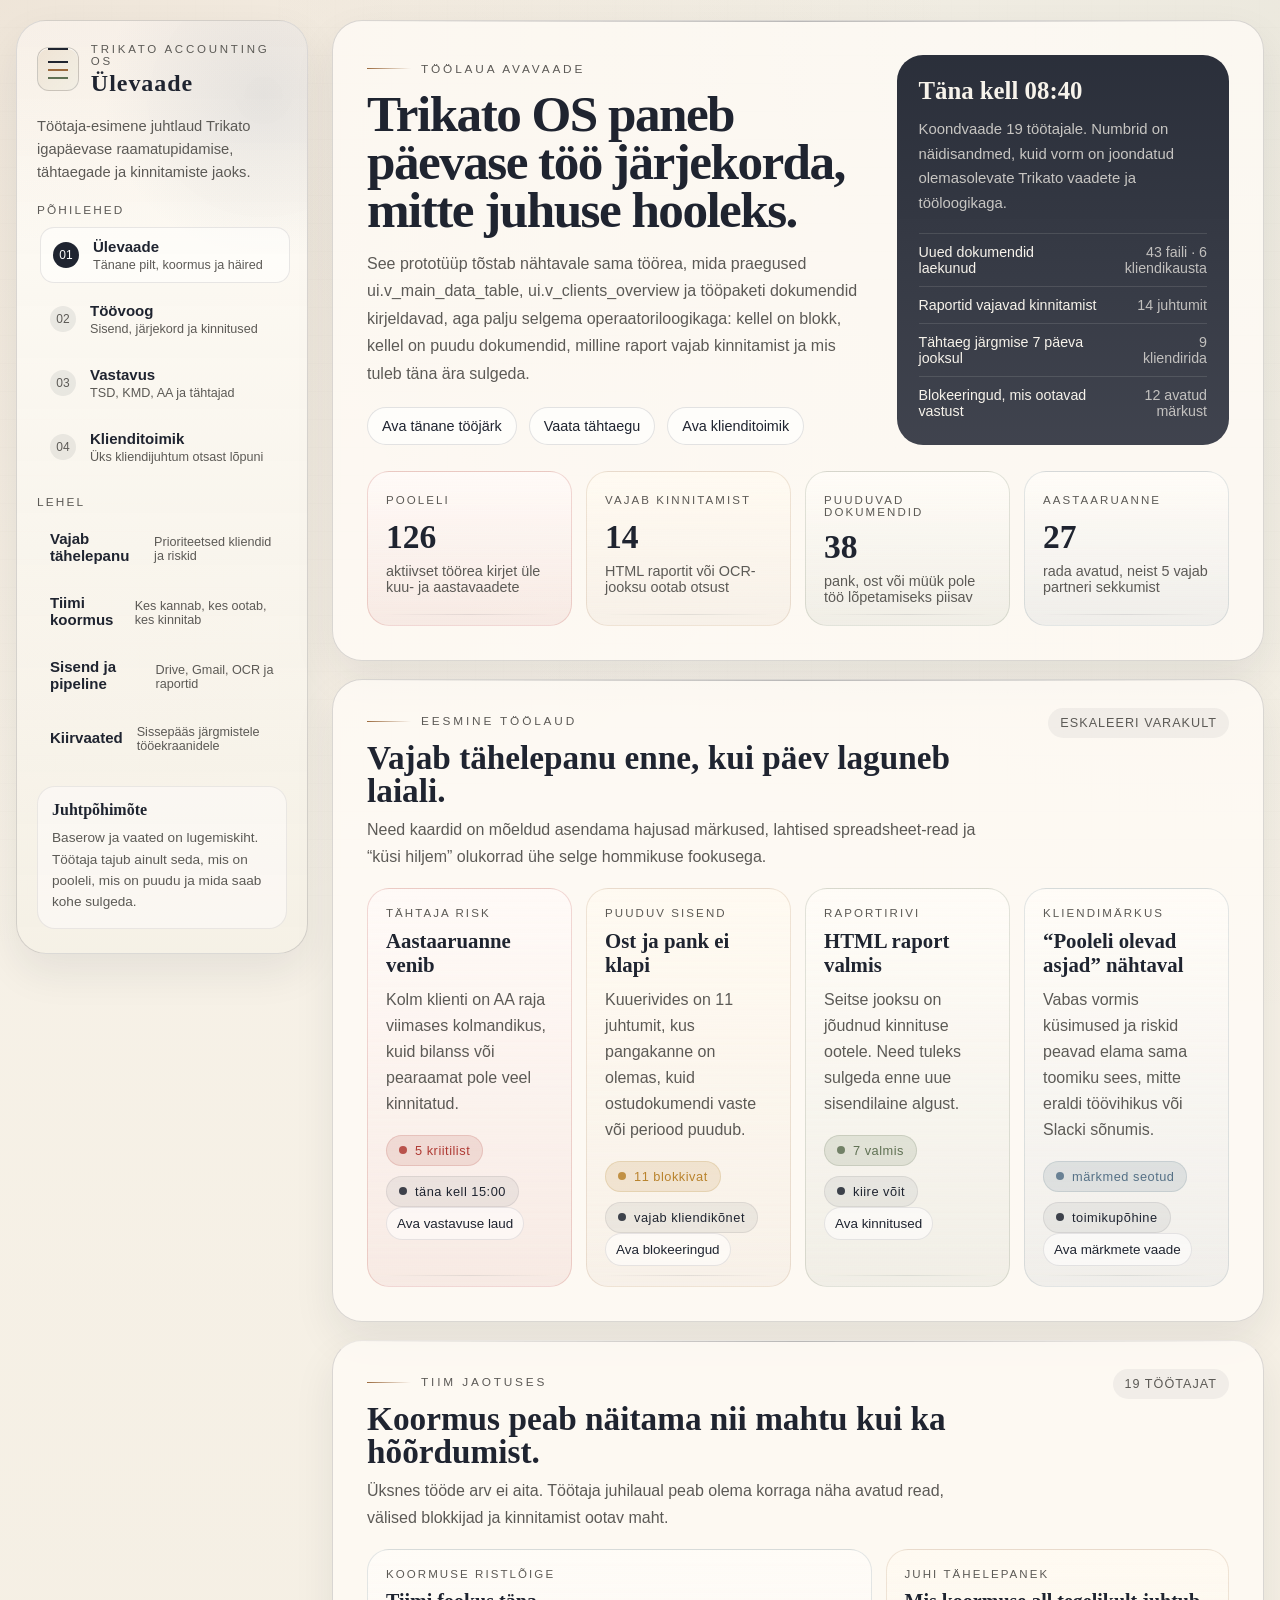
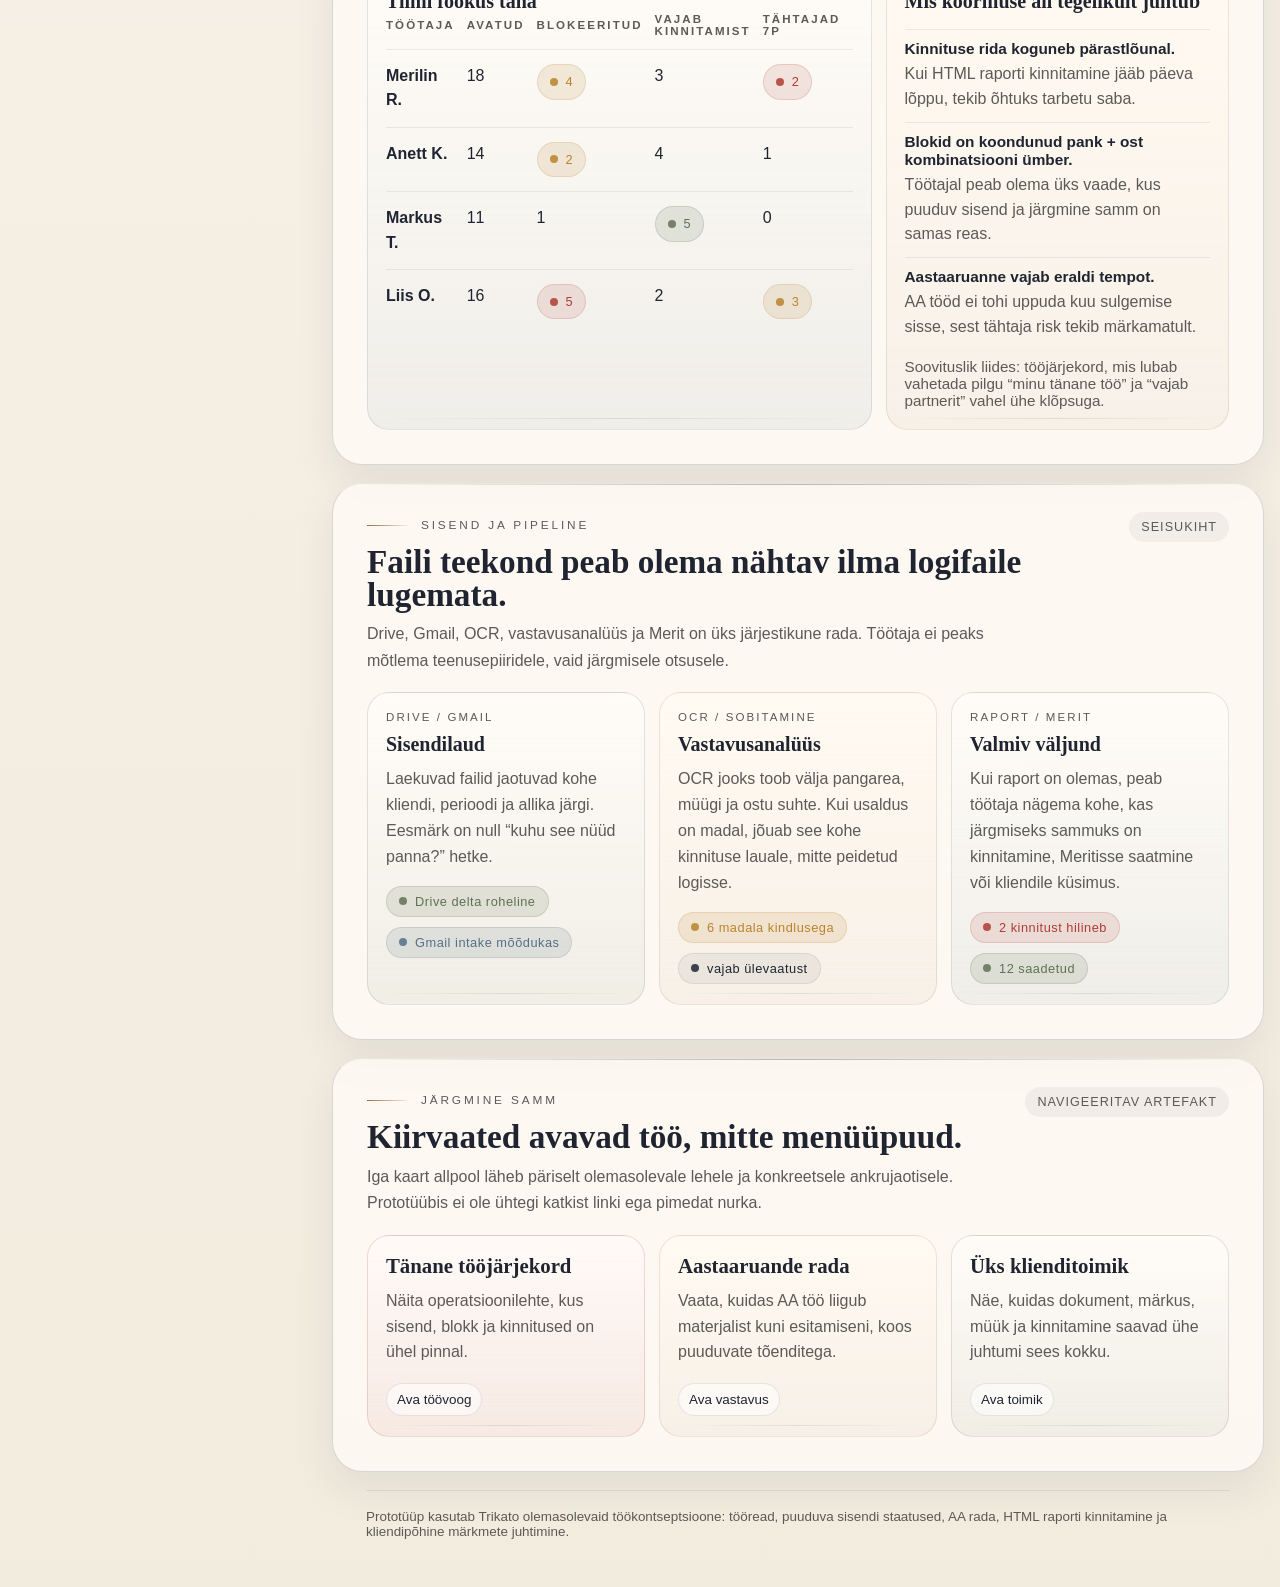
<file: prototype/index.html>
<!DOCTYPE html>
<html lang="et">
<head>
  <meta charset="UTF-8">
  <meta name="viewport" content="width=device-width, initial-scale=1.0">
  <title>Trikato OS — Ülevaade</title>
  <link rel="icon" href="assets/favicon.svg" type="image/svg+xml">
  <link rel="stylesheet" href="assets/styles.css">
  <script defer src="assets/app.js"></script>
</head>
<body data-page="index">
  <div class="shell">
    <aside class="rail">
      <div class="brand-mark">
        <div class="brand-sigil" aria-hidden="true"></div>
        <div class="brand-copy">
          <small>Trikato Accounting OS</small>
          <strong>Ülevaade</strong>
        </div>
      </div>
      <p class="rail-intro">
        Töötaja-esimene juhtlaud Trikato igapäevase raamatupidamise, tähtaegade ja kinnitamiste jaoks.
      </p>

      <div class="nav-group">
        <div class="nav-group-title">Põhilehed</div>
        <nav class="main-nav" aria-label="Põhinavigatsioon">
          <a href="index.html"><span class="nav-index">01</span><span class="nav-copy"><strong>Ülevaade</strong><span>Tänane pilt, koormus ja häired</span></span></a>
          <a href="toovoog.html"><span class="nav-index">02</span><span class="nav-copy"><strong>Töövoog</strong><span>Sisend, järjekord ja kinnitused</span></span></a>
          <a href="vastavus.html"><span class="nav-index">03</span><span class="nav-copy"><strong>Vastavus</strong><span>TSD, KMD, AA ja tähtajad</span></span></a>
          <a href="klienditoimik.html"><span class="nav-index">04</span><span class="nav-copy"><strong>Klienditoimik</strong><span>Üks kliendijuhtum otsast lõpuni</span></span></a>
        </nav>
      </div>

      <div class="nav-group">
        <div class="nav-group-title">Lehel</div>
        <nav class="local-nav" aria-label="Selle lehe jaotised">
          <a href="#tahelepanu"><strong>Vajab tähelepanu</strong><span>Prioriteetsed kliendid ja riskid</span></a>
          <a href="#koormus"><strong>Tiimi koormus</strong><span>Kes kannab, kes ootab, kes kinnitab</span></a>
          <a href="#sisend"><strong>Sisend ja pipeline</strong><span>Drive, Gmail, OCR ja raportid</span></a>
          <a href="#kiirvaated"><strong>Kiirvaated</strong><span>Sissepääs järgmistele tööekraanidele</span></a>
        </nav>
      </div>

      <div class="rail-note">
        <strong>Juhtpõhimõte</strong>
        <p>
          Baserow ja vaated on lugemiskiht. Töötaja tajub ainult seda, mis on pooleli, mis on puudu ja mida saab kohe sulgeda.
        </p>
      </div>
    </aside>

    <main class="content">
      <section class="page-block">
        <div class="hero">
          <div>
            <div class="eyebrow">Töölaua avavaade</div>
            <h1>Trikato OS paneb päevase töö järjekorda, mitte juhuse hooleks.</h1>
            <p>
              See prototüüp tõstab nähtavale sama töörea, mida praegused <span class="muted">ui.v_main_data_table</span>,
              <span class="muted">ui.v_clients_overview</span> ja tööpaketi dokumendid kirjeldavad, aga palju selgema
              operaatoriloogikaga: kellel on blokk, kellel on puudu dokumendid, milline raport vajab kinnitamist ja mis tuleb täna ära sulgeda.
            </p>
            <div class="hero-actions">
              <a class="hero-link" href="toovoog.html#pooleli-jada">Ava tänane tööjärk</a>
              <a class="hero-link" href="vastavus.html#tahtajad">Vaata tähtaegu</a>
              <a class="hero-link" href="klienditoimik.html#seis">Ava klienditoimik</a>
            </div>
          </div>

          <aside class="hero-aside" aria-labelledby="hero-kokkuvote">
            <h2 id="hero-kokkuvote">Täna kell 08:40</h2>
            <p>Koondvaade 19 töötajale. Numbrid on näidisandmed, kuid vorm on joondatud olemasolevate Trikato vaadete ja tööloogikaga.</p>
            <ul class="hero-list">
              <li><span>Uued dokumendid laekunud</span><span>43 faili · 6 kliendikausta</span></li>
              <li><span>Raportid vajavad kinnitamist</span><span>14 juhtumit</span></li>
              <li><span>Tähtaeg järgmise 7 päeva jooksul</span><span>9 kliendirida</span></li>
              <li><span>Blokeeringud, mis ootavad vastust</span><span>12 avatud märkust</span></li>
            </ul>
          </aside>
        </div>

        <div class="kpi-strip">
          <article class="kpi-card tone-red">
            <span class="kpi-label">Pooleli</span>
            <strong class="kpi-value">126</strong>
            <span class="kpi-meta">aktiivset töörea kirjet üle kuu- ja aastavaadete</span>
          </article>
          <article class="kpi-card tone-bronze">
            <span class="kpi-label">Vajab kinnitamist</span>
            <strong class="kpi-value">14</strong>
            <span class="kpi-meta">HTML raportit või OCR-jooksu ootab otsust</span>
          </article>
          <article class="kpi-card tone-moss">
            <span class="kpi-label">Puuduvad dokumendid</span>
            <strong class="kpi-value">38</strong>
            <span class="kpi-meta">pank, ost või müük pole töö lõpetamiseks piisav</span>
          </article>
          <article class="kpi-card tone-steel">
            <span class="kpi-label">Aastaaruanne</span>
            <strong class="kpi-value">27</strong>
            <span class="kpi-meta">rada avatud, neist 5 vajab partneri sekkumist</span>
          </article>
        </div>
      </section>

      <section class="page-block section" id="tahelepanu">
        <div class="section-head">
          <div>
            <div class="eyebrow">Eesmine töölaud</div>
            <h2>Vajab tähelepanu enne, kui päev laguneb laiali.</h2>
            <p>
              Need kaardid on mõeldud asendama hajusad märkused, lahtised spreadsheet-read ja “küsi hiljem” olukorrad ühe selge hommikuse fookusega.
            </p>
          </div>
          <span class="section-tag">eskaleeri varakult</span>
        </div>

        <div class="attention-grid">
          <a class="quick-card tone-red" href="vastavus.html#tahtajad">
            <span class="panel-topline">Tähtaja risk</span>
            <strong>Aastaaruanne venib</strong>
            <p>Kolm klienti on AA raja viimases kolmandikus, kuid bilanss või pearaamat pole veel kinnitatud.</p>
            <div class="status-row">
              <span class="badge badge-alert">5 kriitilist</span>
              <span class="badge badge-neutral">täna kell 15:00</span>
            </div>
            <span class="mini-link">Ava vastavuse laud</span>
          </a>

          <a class="quick-card tone-bronze" href="toovoog.html#blokeeringud">
            <span class="panel-topline">Puuduv sisend</span>
            <strong>Ost ja pank ei klapi</strong>
            <p>Kuuerivides on 11 juhtumit, kus pangakanne on olemas, kuid ostudokumendi vaste või periood puudub.</p>
            <div class="status-row">
              <span class="badge badge-warning">11 blokkivat</span>
              <span class="badge badge-neutral">vajab kliendikõnet</span>
            </div>
            <span class="mini-link">Ava blokeeringud</span>
          </a>

          <a class="quick-card tone-moss" href="toovoog.html#kinnitused">
            <span class="panel-topline">Raportirivi</span>
            <strong>HTML raport valmis</strong>
            <p>Seitse jooksu on jõudnud kinnituse ootele. Need tuleks sulgeda enne uue sisendilaine algust.</p>
            <div class="status-row">
              <span class="badge badge-okay">7 valmis</span>
              <span class="badge badge-neutral">kiire võit</span>
            </div>
            <span class="mini-link">Ava kinnitused</span>
          </a>

          <a class="quick-card tone-steel" href="klienditoimik.html#markmed">
            <span class="panel-topline">Kliendimärkus</span>
            <strong>“Pooleli olevad asjad” nähtaval</strong>
            <p>Vabas vormis küsimused ja riskid peavad elama sama toomiku sees, mitte eraldi töövihikus või Slacki sõnumis.</p>
            <div class="status-row">
              <span class="badge badge-info">märkmed seotud</span>
              <span class="badge badge-neutral">toimikupõhine</span>
            </div>
            <span class="mini-link">Ava märkmete vaade</span>
          </a>
        </div>
      </section>

      <section class="page-block section" id="koormus">
        <div class="section-head">
          <div>
            <div class="eyebrow">Tiim jaotuses</div>
            <h2>Koormus peab näitama nii mahtu kui ka hõõrdumist.</h2>
            <p>Üksnes tööde arv ei aita. Töötaja juhilaual peab olema korraga näha avatud read, välised blokkijad ja kinnitamist ootav maht.</p>
          </div>
          <span class="section-tag">19 töötajat</span>
        </div>

        <div class="worker-grid">
          <article class="panel tone-steel">
            <span class="micro-label">Koormuse ristlõige</span>
            <h3>Tiimi fookus täna</h3>
            <div class="table-wrap">
              <table class="data-table">
                <thead>
                  <tr>
                    <th>Töötaja</th>
                    <th>Avatud</th>
                    <th>Blokeeritud</th>
                    <th>Vajab kinnitamist</th>
                    <th>Tähtajad 7p</th>
                  </tr>
                </thead>
                <tbody>
                  <tr>
                    <td class="strong">Merilin R.</td>
                    <td>18</td>
                    <td><span class="badge badge-warning">4</span></td>
                    <td>3</td>
                    <td><span class="badge badge-alert">2</span></td>
                  </tr>
                  <tr>
                    <td class="strong">Anett K.</td>
                    <td>14</td>
                    <td><span class="badge badge-warning">2</span></td>
                    <td>4</td>
                    <td>1</td>
                  </tr>
                  <tr>
                    <td class="strong">Markus T.</td>
                    <td>11</td>
                    <td>1</td>
                    <td><span class="badge badge-okay">5</span></td>
                    <td>0</td>
                  </tr>
                  <tr>
                    <td class="strong">Liis O.</td>
                    <td>16</td>
                    <td><span class="badge badge-alert">5</span></td>
                    <td>2</td>
                    <td><span class="badge badge-warning">3</span></td>
                  </tr>
                </tbody>
              </table>
            </div>
          </article>

          <article class="panel tone-bronze">
            <span class="micro-label">Juhi tähelepanek</span>
            <h3>Mis koormuse all tegelikult juhtub</h3>
            <ul class="rule-list">
              <li><strong>Kinnituse rida koguneb pärastlõunal.</strong><span>Kui HTML raporti kinnitamine jääb päeva lõppu, tekib õhtuks tarbetu saba.</span></li>
              <li><strong>Blokid on koondunud pank + ost kombinatsiooni ümber.</strong><span>Töötajal peab olema üks vaade, kus puuduv sisend ja järgmine samm on samas reas.</span></li>
              <li><strong>Aastaaruanne vajab eraldi tempot.</strong><span>AA tööd ei tohi uppuda kuu sulgemise sisse, sest tähtaja risk tekib märkamatult.</span></li>
            </ul>
            <div class="value-note">Soovituslik liides: tööjärjekord, mis lubab vahetada pilgu “minu tänane töö” ja “vajab partnerit” vahel ühe klõpsuga.</div>
          </article>
        </div>
      </section>

      <section class="page-block section" id="sisend">
        <div class="section-head">
          <div>
            <div class="eyebrow">Sisend ja pipeline</div>
            <h2>Faili teekond peab olema nähtav ilma logifaile lugemata.</h2>
            <p>Drive, Gmail, OCR, vastavusanalüüs ja Merit on üks järjestikune rada. Töötaja ei peaks mõtlema teenusepiiridele, vaid järgmisele otsusele.</p>
          </div>
          <span class="section-tag">seisukiht</span>
        </div>

        <div class="triple-grid">
          <article class="stack-card tone-moss">
            <span class="micro-label">Drive / Gmail</span>
            <h3>Sisendilaud</h3>
            <p>Laekuvad failid jaotuvad kohe kliendi, perioodi ja allika järgi. Eesmärk on null “kuhu see nüüd panna?” hetke.</p>
            <div class="status-row">
              <span class="badge badge-okay">Drive delta roheline</span>
              <span class="badge badge-info">Gmail intake mõõdukas</span>
            </div>
          </article>

          <article class="stack-card tone-bronze">
            <span class="micro-label">OCR / sobitamine</span>
            <h3>Vastavusanalüüs</h3>
            <p>OCR jooks toob välja pangarea, müügi ja ostu suhte. Kui usaldus on madal, jõuab see kohe kinnituse lauale, mitte peidetud logisse.</p>
            <div class="status-row">
              <span class="badge badge-warning">6 madala kindlusega</span>
              <span class="badge badge-neutral">vajab ülevaatust</span>
            </div>
          </article>

          <article class="stack-card tone-steel">
            <span class="micro-label">Raport / Merit</span>
            <h3>Valmiv väljund</h3>
            <p>Kui raport on olemas, peab töötaja nägema kohe, kas järgmiseks sammuks on kinnitamine, Meritisse saatmine või kliendile küsimus.</p>
            <div class="status-row">
              <span class="badge badge-alert">2 kinnitust hilineb</span>
              <span class="badge badge-okay">12 saadetud</span>
            </div>
          </article>
        </div>
      </section>

      <section class="page-block section" id="kiirvaated">
        <div class="section-head">
          <div>
            <div class="eyebrow">Järgmine samm</div>
            <h2>Kiirvaated avavad töö, mitte menüüpuud.</h2>
            <p>Iga kaart allpool läheb päriselt olemasolevale lehele ja konkreetsele ankrujaotisele. Prototüübis ei ole ühtegi katkist linki ega pimedat nurka.</p>
          </div>
          <span class="section-tag">navigeeritav artefakt</span>
        </div>

        <div class="quick-grid">
          <a class="quick-card tone-red" href="toovoog.html#pooleli-jada">
            <strong>Tänane tööjärjekord</strong>
            <p>Näita operatsioonilehte, kus sisend, blokk ja kinnitused on ühel pinnal.</p>
            <span class="mini-link">Ava töövoog</span>
          </a>
          <a class="quick-card tone-bronze" href="vastavus.html#aastaaruanne">
            <strong>Aastaaruande rada</strong>
            <p>Vaata, kuidas AA töö liigub materjalist kuni esitamiseni, koos puuduvate tõenditega.</p>
            <span class="mini-link">Ava vastavus</span>
          </a>
          <a class="quick-card tone-moss" href="klienditoimik.html#dokumendid">
            <strong>Üks klienditoimik</strong>
            <p>Näe, kuidas dokument, märkus, müük ja kinnitamine saavad ühe juhtumi sees kokku.</p>
            <span class="mini-link">Ava toimik</span>
          </a>
        </div>
      </section>

      <div class="footer-note">
        <p>Prototüüp kasutab Trikato olemasolevaid töökontseptsioone: tööread, puuduva sisendi staatused, AA rada, HTML raporti kinnitamine ja kliendipõhine märkmete juhtimine.</p>
      </div>
    </main>
  </div>
</body>
</html>
</file>
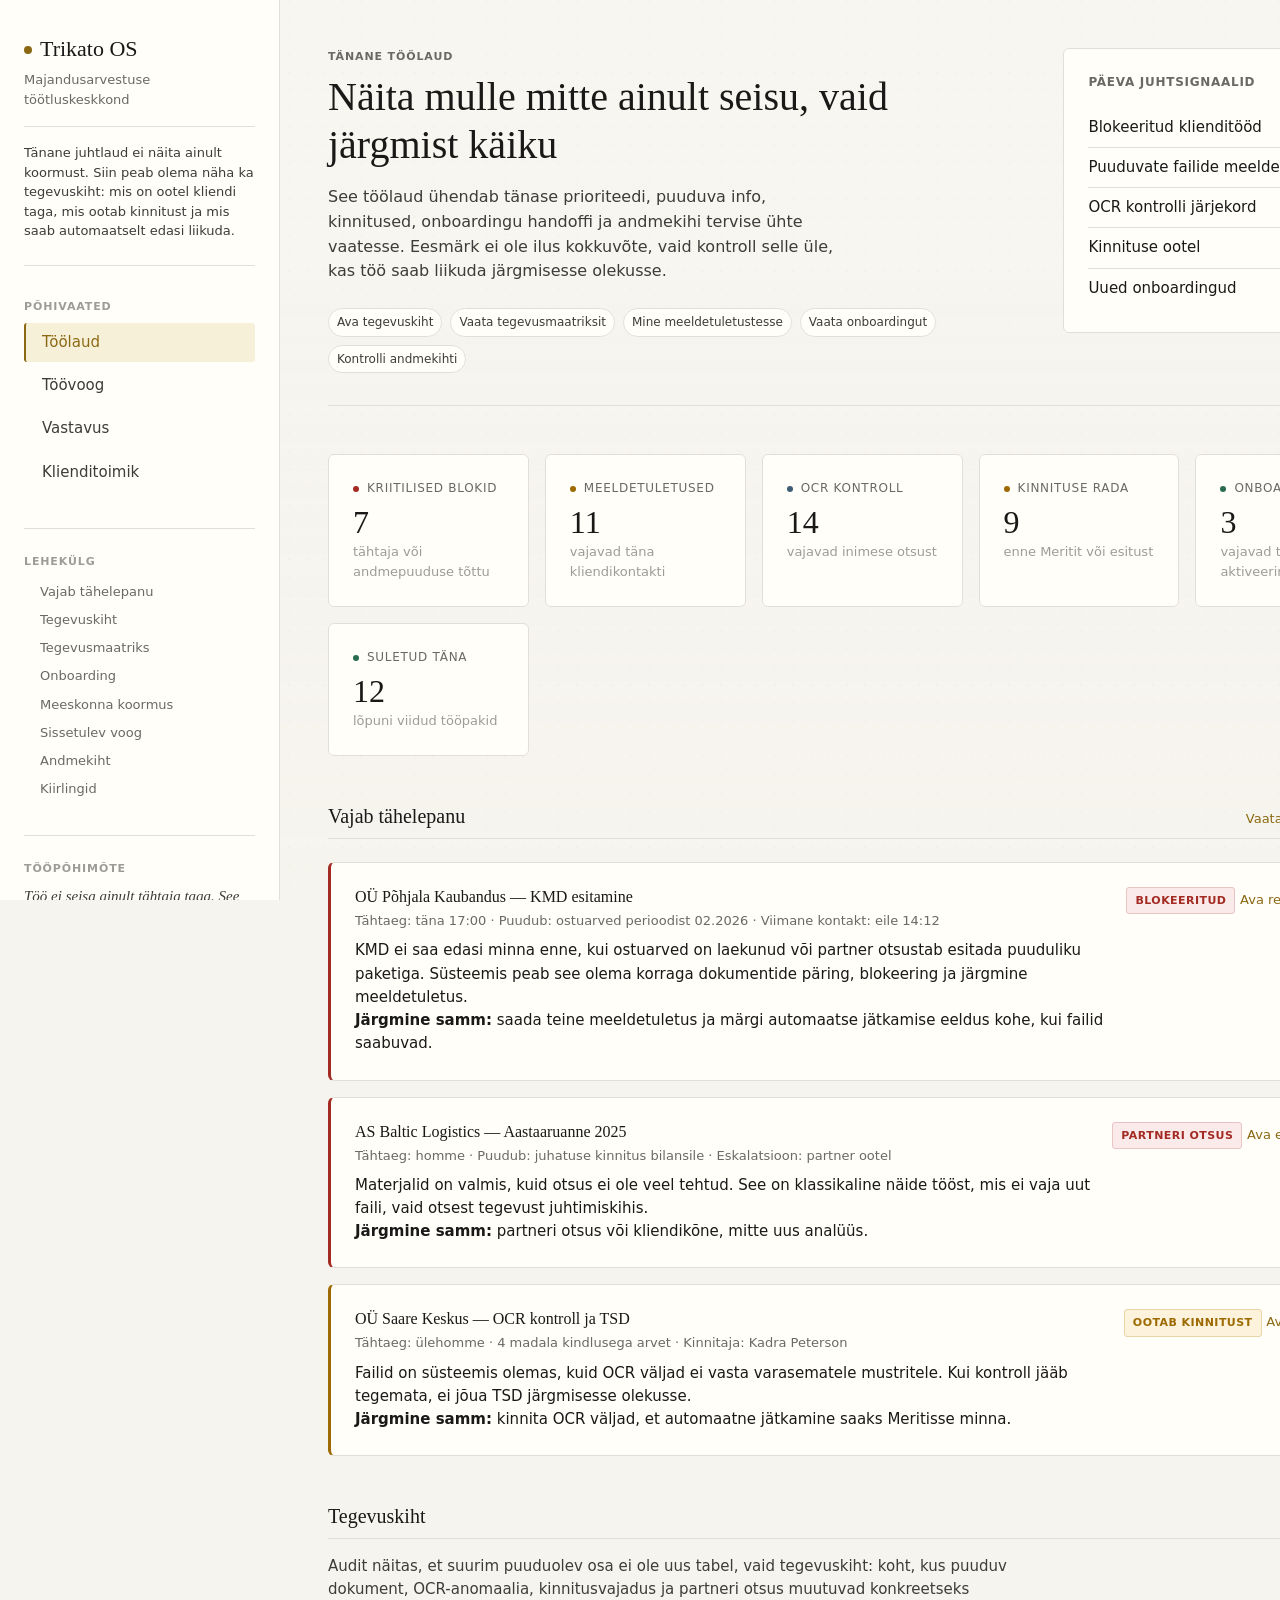
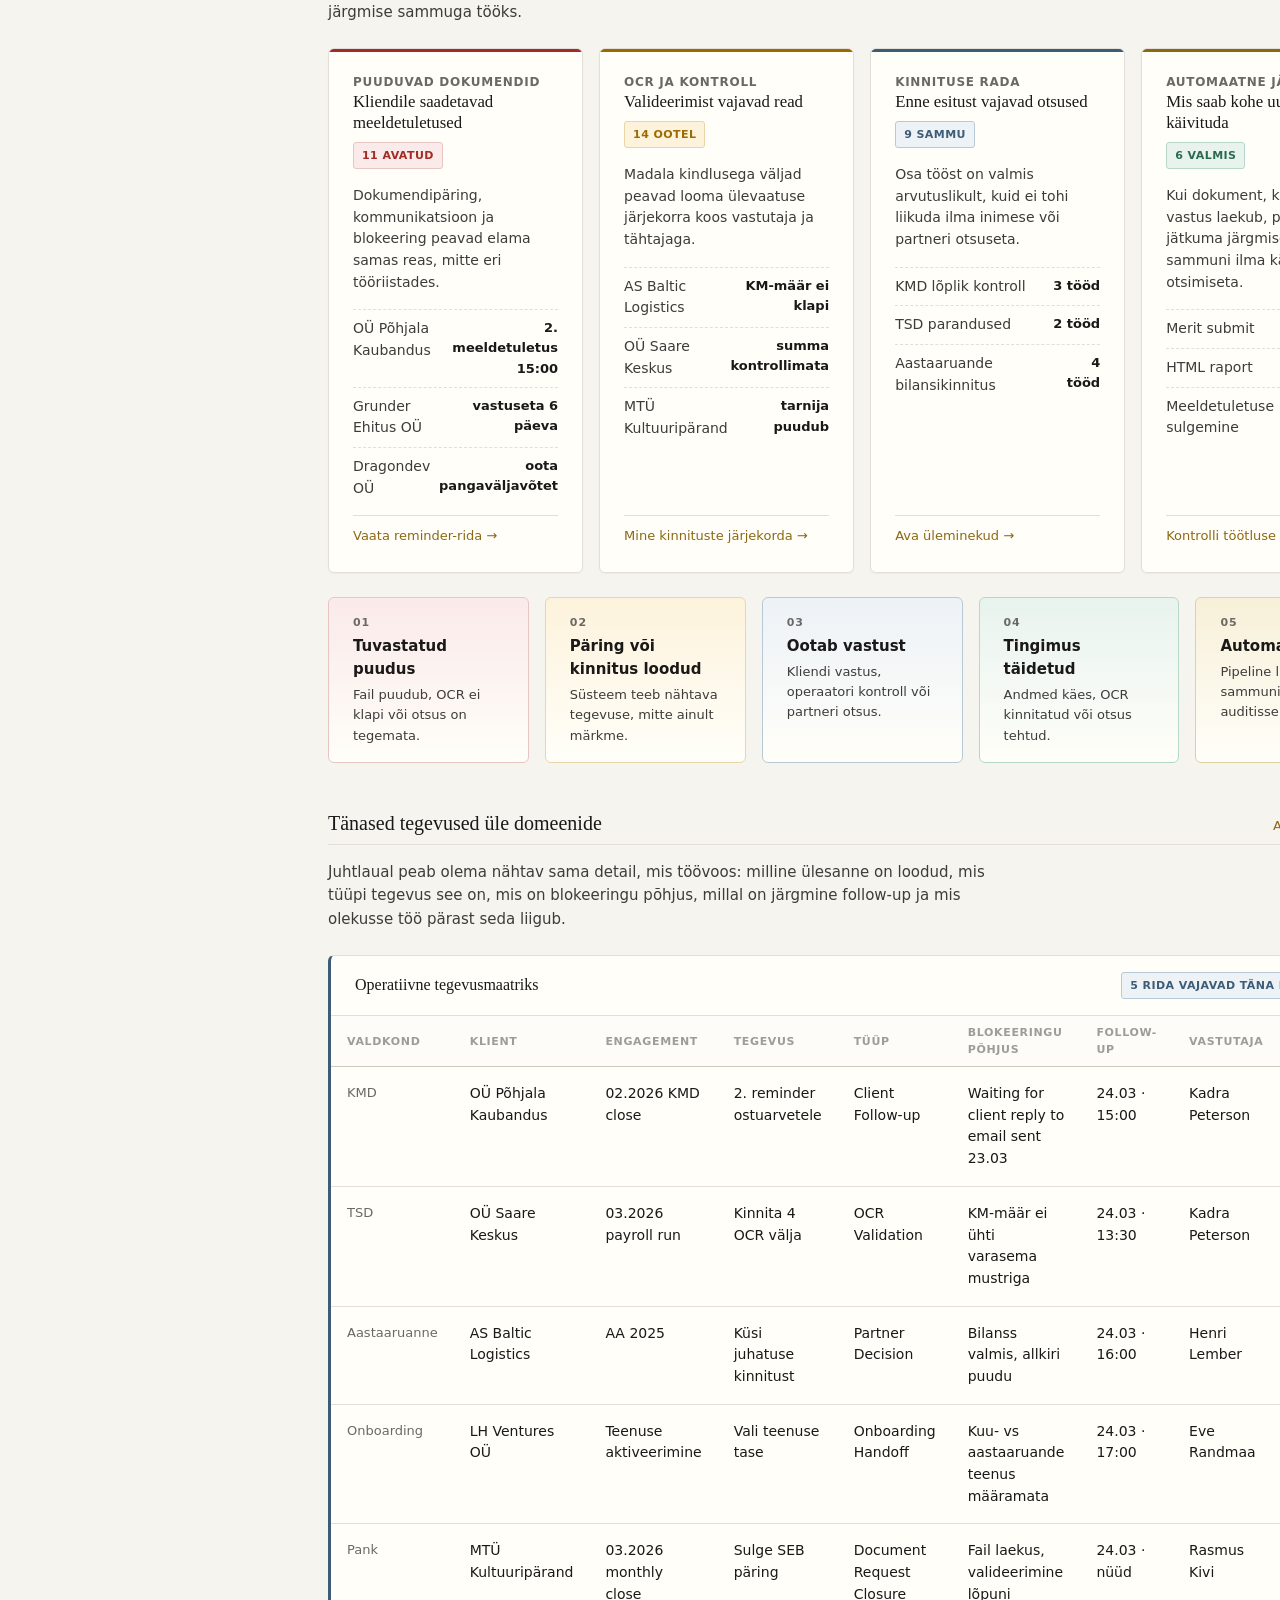
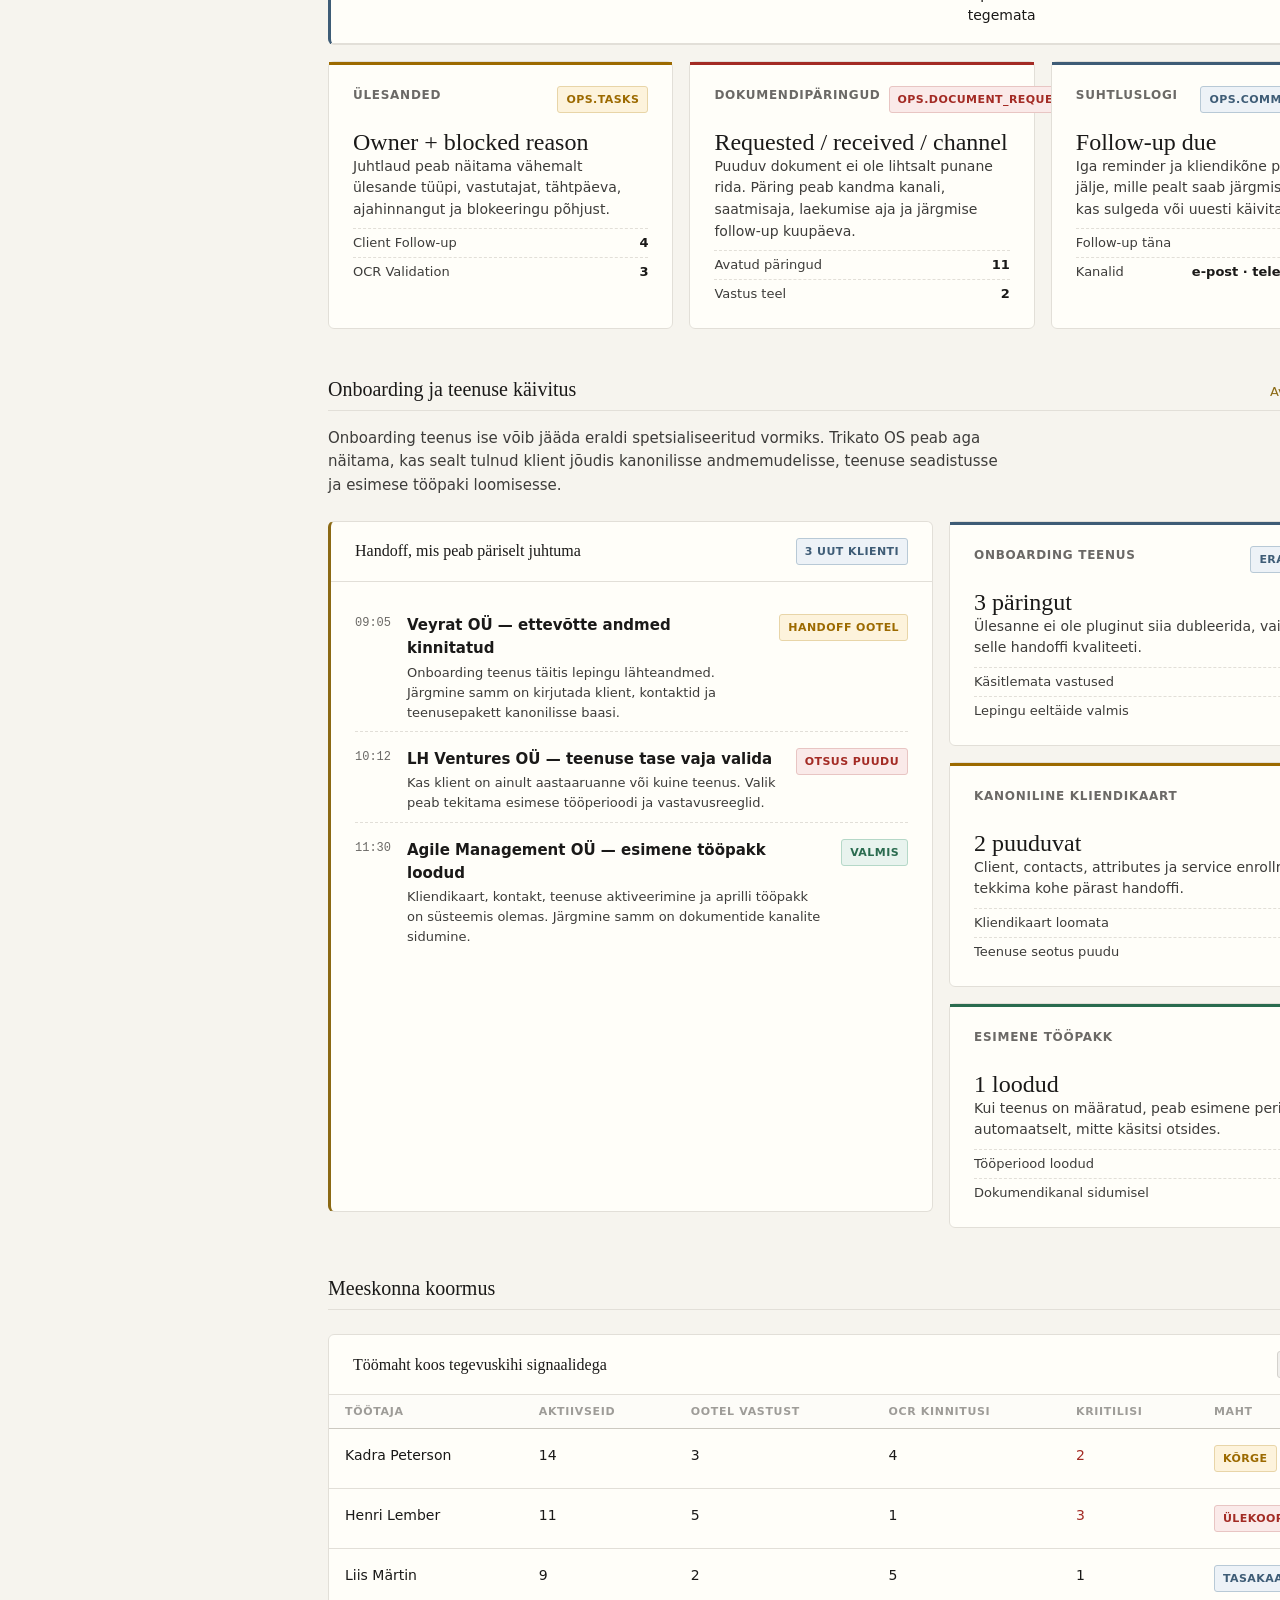
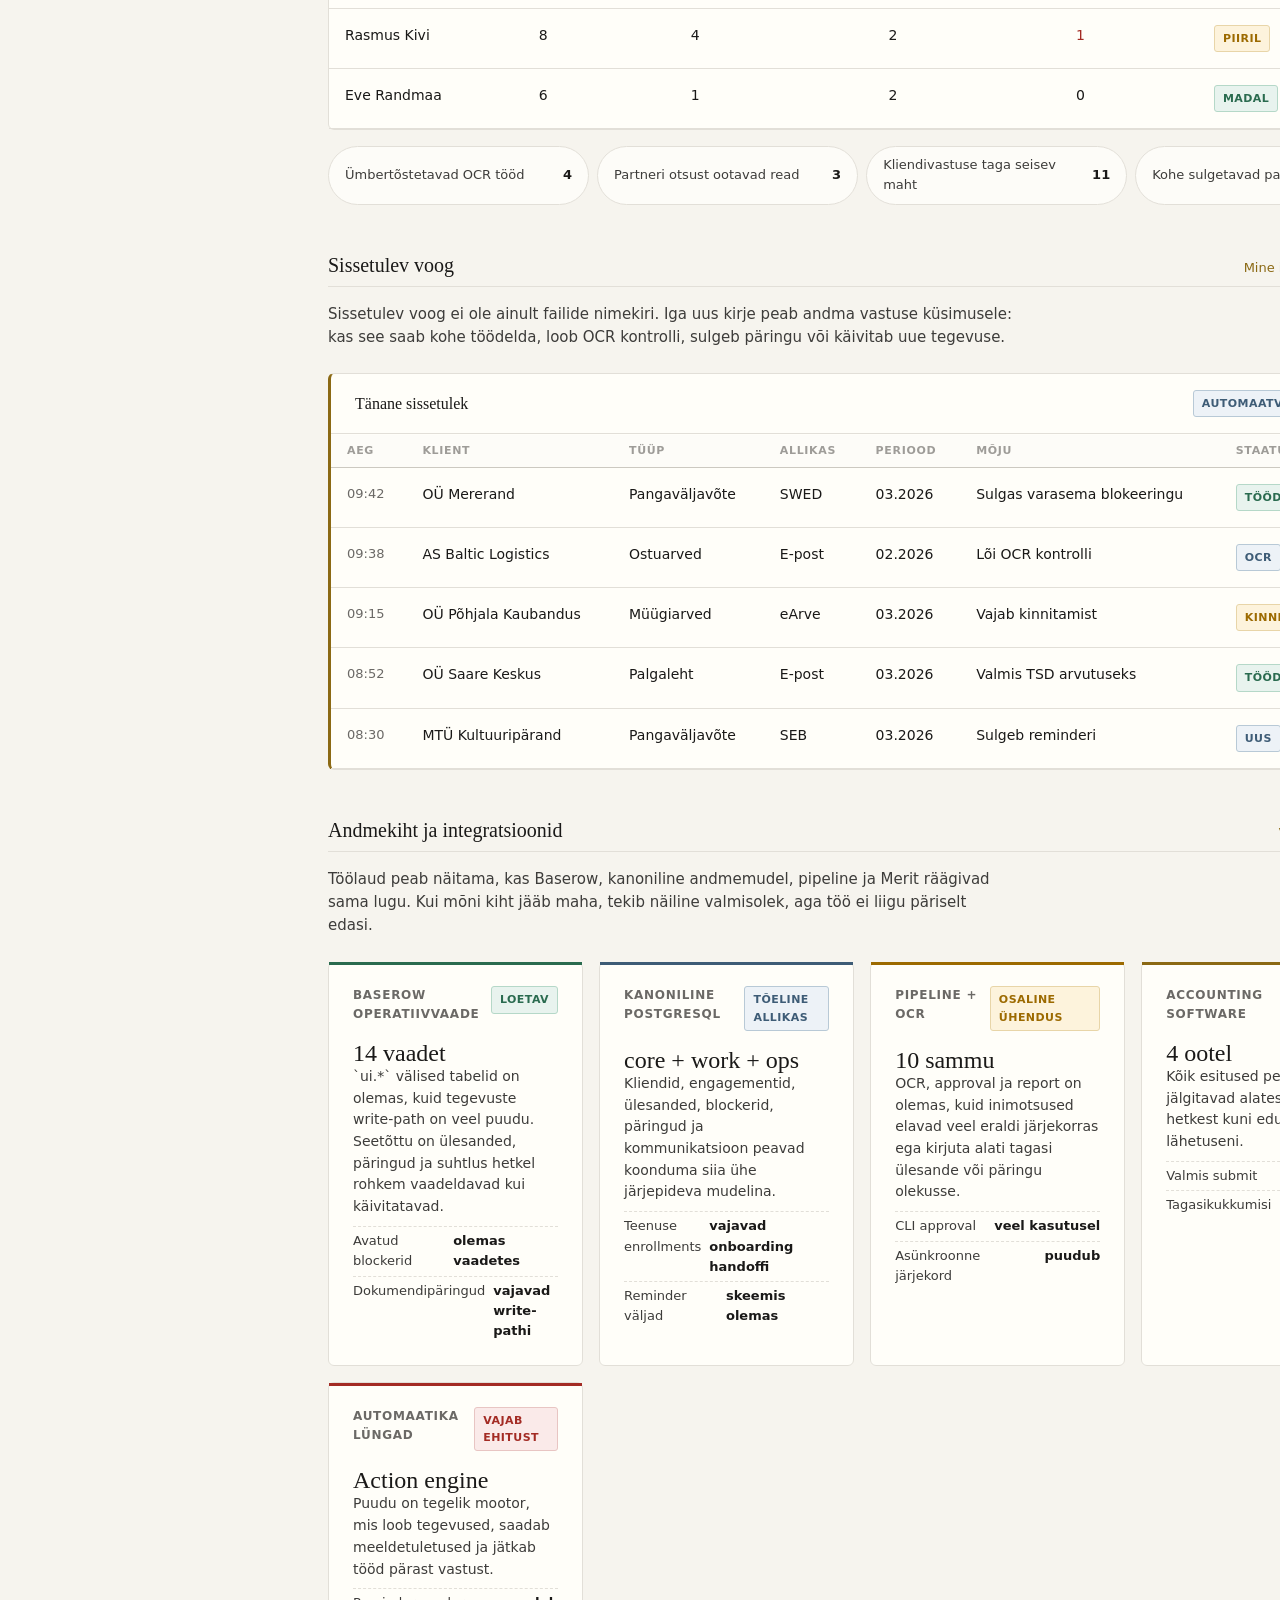
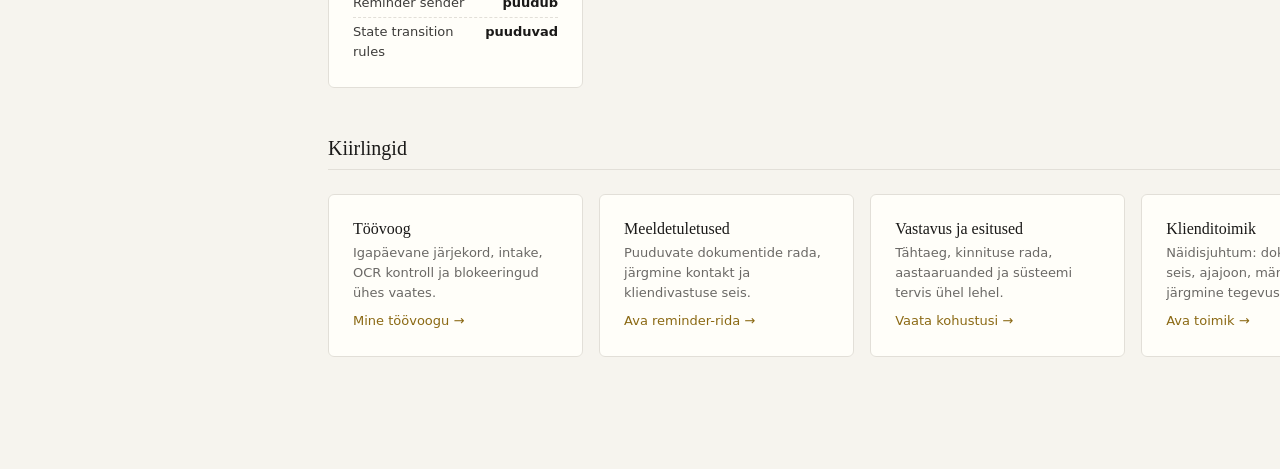
<file: prototype/solution.2./index.html>
<!DOCTYPE html>
<html lang="et">
<head>
  <meta charset="UTF-8">
  <meta name="viewport" content="width=device-width, initial-scale=1.0">
  <meta name="description" content="Trikato OS — Eesti majandusarvestuse töötluskeskkond">
  <title>Trikato OS — Töölaud</title>
  <link rel="stylesheet" href="assets/styles.css">
  <link rel="icon" type="image/svg+xml" href="assets/favicon.svg">
</head>
<body>
  <button class="rail-toggle" aria-label="Avamenüü" aria-expanded="false">
    <span class="rail-toggle-icon"></span>
  </button>

  <div class="layout">
    <aside class="rail" role="navigation" aria-label="Põhinavigatsioon">
      <div class="rail-inner">
        <div class="rail-brand">
          <div class="rail-logo"><span class="rail-logo-mark" aria-hidden="true"></span>Trikato OS</div>
          <div class="rail-tagline">Majandusarvestuse töötluskeskkond</div>
          <div class="rail-intro">Tänane juhtlaud ei näita ainult koormust. Siin peab olema näha ka tegevuskiht: mis on ootel kliendi taga, mis ootab kinnitust ja mis saab automaatselt edasi liikuda.</div>
        </div>

        <nav class="rail-nav">
          <div class="rail-nav-label">Põhivaated</div>
          <ul class="rail-nav-list">
            <li class="rail-nav-item"><a href="index.html" class="rail-nav-link active" aria-current="page">Töölaud</a></li>
            <li class="rail-nav-item"><a href="toovoog.html" class="rail-nav-link">Töövoog</a></li>
            <li class="rail-nav-item"><a href="vastavus.html" class="rail-nav-link">Vastavus</a></li>
            <li class="rail-nav-item"><a href="klienditoimik.html" class="rail-nav-link">Klienditoimik</a></li>
          </ul>
        </nav>

        <nav class="rail-page-nav">
          <div class="rail-nav-label">Lehekülg</div>
          <ul class="rail-page-nav-list">
            <li><a href="#kriitiline" class="rail-page-nav-link">Vajab tähelepanu</a></li>
            <li><a href="#actionlayer" class="rail-page-nav-link">Tegevuskiht</a></li>
            <li><a href="#tegevused" class="rail-page-nav-link">Tegevusmaatriks</a></li>
            <li><a href="#onboarding" class="rail-page-nav-link">Onboarding</a></li>
            <li><a href="#koormus" class="rail-page-nav-link">Meeskonna koormus</a></li>
            <li><a href="#sissetulek" class="rail-page-nav-link">Sissetulev voog</a></li>
            <li><a href="#andmekiht" class="rail-page-nav-link">Andmekiht</a></li>
            <li><a href="#otelingid" class="rail-page-nav-link">Kiirlingid</a></li>
          </ul>
        </nav>

        <div class="rail-principle">
          <div class="rail-principle-label">Tööpõhimõte</div>
          <p class="rail-principle-text">Töö ei seisa ainult tähtaja taga. See seisab seal, kus järgmine tegevus ei ole veel kellelegi määratud.</p>
        </div>
      </div>
    </aside>

    <main class="main">
      <div class="main-inner">
        <header class="hero animate-in">
          <div class="hero-grid">
            <div>
              <div class="eyebrow">Tänane töölaud</div>
              <h1 class="page-statement">Näita mulle mitte ainult seisu, vaid järgmist käiku</h1>
              <p class="page-explanation">See töölaud ühendab tänase prioriteedi, puuduva info, kinnitused, onboardingu handoffi ja andmekihi tervise ühte vaatesse. Eesmärk ei ole ilus kokkuvõte, vaid kontroll selle üle, kas töö saab liikuda järgmisesse olekusse.</p>
              <div class="inline-actions">
                <a href="#actionlayer" class="inline-action">Ava tegevuskiht</a>
                <a href="#tegevused" class="inline-action">Vaata tegevusmaatriksit</a>
                <a href="vastavus.html#meeldetuletused" class="inline-action">Mine meeldetuletustesse</a>
                <a href="#onboarding" class="inline-action">Vaata onboardingut</a>
                <a href="#andmekiht" class="inline-action">Kontrolli andmekihti</a>
              </div>
            </div>
            <aside class="hero-aside">
              <div class="hero-aside-title">Päeva juhtsignaalid</div>
              <ul class="hero-aside-list">
                <li class="hero-aside-item"><span>Blokeeritud klienditööd</span><span class="hero-aside-value danger">7</span></li>
                <li class="hero-aside-item"><span>Puuduvate failide meeldetuletused</span><span class="hero-aside-value warning">11</span></li>
                <li class="hero-aside-item"><span>OCR kontrolli järjekord</span><span class="hero-aside-value warning">14</span></li>
                <li class="hero-aside-item"><span>Kinnituse ootel</span><span class="hero-aside-value">9</span></li>
                <li class="hero-aside-item"><span>Uued onboardingud</span><span class="hero-aside-value success">3</span></li>
              </ul>
            </aside>
          </div>
        </header>

        <section class="kpi-strip animate-in animate-delay-1" aria-label="Tänased võtmenäitajad">
          <div class="kpi-card">
            <div class="kpi-card-header"><span class="kpi-card-dot danger"></span><span class="kpi-card-label">Kriitilised blokid</span></div>
            <div class="kpi-card-value">7</div>
            <div class="kpi-card-sub">tähtaja või andmepuuduse tõttu</div>
          </div>
          <div class="kpi-card">
            <div class="kpi-card-header"><span class="kpi-card-dot warning"></span><span class="kpi-card-label">Meeldetuletused</span></div>
            <div class="kpi-card-value">11</div>
            <div class="kpi-card-sub">vajavad täna kliendikontakti</div>
          </div>
          <div class="kpi-card">
            <div class="kpi-card-header"><span class="kpi-card-dot info"></span><span class="kpi-card-label">OCR kontroll</span></div>
            <div class="kpi-card-value">14</div>
            <div class="kpi-card-sub">vajavad inimese otsust</div>
          </div>
          <div class="kpi-card">
            <div class="kpi-card-header"><span class="kpi-card-dot warning"></span><span class="kpi-card-label">Kinnituse rada</span></div>
            <div class="kpi-card-value">9</div>
            <div class="kpi-card-sub">enne Meritit või esitust</div>
          </div>
          <div class="kpi-card">
            <div class="kpi-card-header"><span class="kpi-card-dot success"></span><span class="kpi-card-label">Onboarding</span></div>
            <div class="kpi-card-value">3</div>
            <div class="kpi-card-sub">vajavad teenuse aktiveerimist</div>
          </div>
          <div class="kpi-card">
            <div class="kpi-card-header"><span class="kpi-card-dot success"></span><span class="kpi-card-label">Suletud täna</span></div>
            <div class="kpi-card-value">12</div>
            <div class="kpi-card-sub">lõpuni viidud tööpakid</div>
          </div>
        </section>

        <section id="kriitiline" class="section animate-in animate-delay-2">
          <header class="section-header">
            <h2 class="section-title">Vajab tähelepanu</h2>
            <a href="toovoog.html" class="section-link">Vaata kõiki järjekordi →</a>
          </header>

          <div class="work-card work-card-accent danger">
            <div>
              <h3 class="work-card-title">OÜ Põhjala Kaubandus — KMD esitamine</h3>
              <p class="work-card-meta">Tähtaeg: täna 17:00 · Puudub: ostuarved perioodist 02.2026 · Viimane kontakt: eile 14:12</p>
              <p>KMD ei saa edasi minna enne, kui ostuarved on laekunud või partner otsustab esitada puuduliku paketiga. Süsteemis peab see olema korraga dokumentide päring, blokeering ja järgmine meeldetuletus.</p>
              <p><strong>Järgmine samm:</strong> saada teine meeldetuletus ja märgi automaatse jätkamise eeldus kohe, kui failid saabuvad.</p>
            </div>
            <div>
              <span class="badge badge-danger">Blokeeritud</span>
              <a href="vastavus.html#meeldetuletused" class="work-card-action mt-sm">Ava reminder-rida →</a>
            </div>
          </div>

          <div class="work-card work-card-accent danger">
            <div>
              <h3 class="work-card-title">AS Baltic Logistics — Aastaaruanne 2025</h3>
              <p class="work-card-meta">Tähtaeg: homme · Puudub: juhatuse kinnitus bilansile · Eskalatsioon: partner ootel</p>
              <p>Materjalid on valmis, kuid otsus ei ole veel tehtud. See on klassikaline näide tööst, mis ei vaja uut faili, vaid otsest tegevust juhtimiskihis.</p>
              <p><strong>Järgmine samm:</strong> partneri otsus või kliendikõne, mitte uus analüüs.</p>
            </div>
            <div>
              <span class="badge badge-danger">Partneri otsus</span>
              <a href="vastavus.html#eskaleerimine" class="work-card-action mt-sm">Ava eskalatsioon →</a>
            </div>
          </div>

          <div class="work-card work-card-accent warning">
            <div>
              <h3 class="work-card-title">OÜ Saare Keskus — OCR kontroll ja TSD</h3>
              <p class="work-card-meta">Tähtaeg: ülehomme · 4 madala kindlusega arvet · Kinnitaja: Kadra Peterson</p>
              <p>Failid on süsteemis olemas, kuid OCR väljad ei vasta varasematele mustritele. Kui kontroll jääb tegemata, ei jõua TSD järgmisesse olekusse.</p>
              <p><strong>Järgmine samm:</strong> kinnita OCR väljad, et automaatne jätkamine saaks Meritisse minna.</p>
            </div>
            <div>
              <span class="badge badge-warning">Ootab kinnitust</span>
              <a href="toovoog.html" class="work-card-action mt-sm">Ava OCR rada →</a>
            </div>
          </div>
        </section>

        <section id="actionlayer" class="section animate-in animate-delay-3">
          <header class="section-header">
            <h2 class="section-title">Tegevuskiht</h2>
            <a href="toovoog.html" class="section-link">Ava töövoog →</a>
          </header>
          <p class="section-lead">Audit näitas, et suurim puuduolev osa ei ole uus tabel, vaid tegevuskiht: koht, kus puuduv dokument, OCR-anomaalia, kinnitusvajadus ja partneri otsus muutuvad konkreetseks järgmise sammuga tööks.</p>

          <div class="signal-grid">
            <article class="signal-card danger">
              <div class="signal-card-header">
                <div>
                  <div class="signal-card-kicker">Puuduvad dokumendid</div>
                  <h3 class="signal-card-title">Kliendile saadetavad meeldetuletused</h3>
                </div>
                <span class="badge badge-danger">11 avatud</span>
              </div>
              <p class="signal-card-meta">Dokumendipäring, kommunikatsioon ja blokeering peavad elama samas reas, mitte eri tööriistades.</p>
              <ul class="signal-card-list">
                <li><span>OÜ Põhjala Kaubandus</span><strong>2. meeldetuletus 15:00</strong></li>
                <li><span>Grunder Ehitus OÜ</span><strong>vastuseta 6 päeva</strong></li>
                <li><span>Dragondev OÜ</span><strong>oota pangaväljavõtet</strong></li>
              </ul>
              <div class="signal-card-footer"><a href="vastavus.html#meeldetuletused" class="section-link">Vaata reminder-rida →</a></div>
            </article>

            <article class="signal-card warning">
              <div class="signal-card-header">
                <div>
                  <div class="signal-card-kicker">OCR ja kontroll</div>
                  <h3 class="signal-card-title">Valideerimist vajavad read</h3>
                </div>
                <span class="badge badge-warning">14 ootel</span>
              </div>
              <p class="signal-card-meta">Madala kindlusega väljad peavad looma ülevaatuse järjekorra koos vastutaja ja tähtajaga.</p>
              <ul class="signal-card-list">
                <li><span>AS Baltic Logistics</span><strong>KM-määr ei klapi</strong></li>
                <li><span>OÜ Saare Keskus</span><strong>summa kontrollimata</strong></li>
                <li><span>MTÜ Kultuuripärand</span><strong>tarnija puudub</strong></li>
              </ul>
              <div class="signal-card-footer"><a href="toovoog.html" class="section-link">Mine kinnituste järjekorda →</a></div>
            </article>

            <article class="signal-card info">
              <div class="signal-card-header">
                <div>
                  <div class="signal-card-kicker">Kinnituse rada</div>
                  <h3 class="signal-card-title">Enne esitust vajavad otsused</h3>
                </div>
                <span class="badge badge-info">9 sammu</span>
              </div>
              <p class="signal-card-meta">Osa tööst on valmis arvutuslikult, kuid ei tohi liikuda ilma inimese või partneri otsuseta.</p>
              <ul class="signal-card-list">
                <li><span>KMD lõplik kontroll</span><strong>3 tööd</strong></li>
                <li><span>TSD parandused</span><strong>2 tööd</strong></li>
                <li><span>Aastaaruande bilansikinnitus</span><strong>4 tööd</strong></li>
              </ul>
              <div class="signal-card-footer"><a href="vastavus.html#uleminekud" class="section-link">Ava üleminekud →</a></div>
            </article>

            <article class="signal-card bronze">
              <div class="signal-card-header">
                <div>
                  <div class="signal-card-kicker">Automaatne jätkamine</div>
                  <h3 class="signal-card-title">Mis saab kohe uuesti käivituda</h3>
                </div>
                <span class="badge badge-success">6 valmis</span>
              </div>
              <p class="signal-card-meta">Kui dokument, kinnitus või vastus laekub, peab töö jätkuma järgmise masinliku sammuni ilma käsitsi otsimiseta.</p>
              <ul class="signal-card-list">
                <li><span>Merit submit</span><strong>4 tööpakki</strong></li>
                <li><span>HTML raport</span><strong>1 aruanne</strong></li>
                <li><span>Meeldetuletuse sulgemine</span><strong>1 vastus käes</strong></li>
              </ul>
              <div class="signal-card-footer"><a href="#andmekiht" class="section-link">Kontrolli töötluse seisu →</a></div>
            </article>
          </div>

          <div class="state-ribbon" aria-label="Tegevuste olekute rada">
            <div class="state-step danger">
              <span class="state-step-label">01</span>
              <div class="state-step-title">Tuvastatud puudus</div>
              <div class="state-step-meta">Fail puudub, OCR ei klapi või otsus on tegemata.</div>
            </div>
            <div class="state-step warning">
              <span class="state-step-label">02</span>
              <div class="state-step-title">Päring või kinnitus loodud</div>
              <div class="state-step-meta">Süsteem teeb nähtava tegevuse, mitte ainult märkme.</div>
            </div>
            <div class="state-step info">
              <span class="state-step-label">03</span>
              <div class="state-step-title">Ootab vastust</div>
              <div class="state-step-meta">Kliendi vastus, operaatori kontroll või partneri otsus.</div>
            </div>
            <div class="state-step success">
              <span class="state-step-label">04</span>
              <div class="state-step-title">Tingimus täidetud</div>
              <div class="state-step-meta">Andmed käes, OCR kinnitatud või otsus tehtud.</div>
            </div>
            <div class="state-step bronze">
              <span class="state-step-label">05</span>
              <div class="state-step-title">Automaatne jätk</div>
              <div class="state-step-meta">Pipeline liigub järgmise sammuni ja jätab jälje auditisse.</div>
            </div>
          </div>
        </section>

        <section id="tegevused" class="section animate-in animate-delay-4">
          <header class="section-header">
            <h2 class="section-title">Tänased tegevused üle domeenide</h2>
            <a href="toovoog.html#ulesanded" class="section-link">Ava täisjärjekord →</a>
          </header>
          <p class="section-lead">Juhtlaual peab olema nähtav sama detail, mis töövoos: milline ülesanne on loodud, mis tüüpi tegevus see on, mis on blokeeringu põhjus, millal on järgmine follow-up ja mis olekusse töö pärast seda liigub.</p>

          <div class="panel panel-accent info">
            <div class="panel-header">
              <h3 class="panel-title">Operatiivne tegevusmaatriks</h3>
              <span class="badge badge-info">5 rida vajavad täna liigutamist</span>
            </div>
            <div class="panel-body panel-body-condensed">
              <div class="table-wrapper">
                <table class="table">
                  <thead>
                    <tr><th>Valdkond</th><th>Klient</th><th>Engagement</th><th>Tegevus</th><th>Tüüp</th><th>Blokeeringu põhjus</th><th>Follow-up</th><th>Vastutaja</th><th>Järgmine olek</th></tr>
                  </thead>
                  <tbody>
                    <tr><td class="table-cell-muted">KMD</td><td class="table-cell-primary">OÜ Põhjala Kaubandus</td><td>02.2026 KMD close</td><td>2. reminder ostuarvetele</td><td>Client Follow-up</td><td>Waiting for client reply to email sent 23.03</td><td>24.03 · 15:00</td><td>Kadra Peterson</td><td>Fail käes → OCR import</td></tr>
                    <tr><td class="table-cell-muted">TSD</td><td class="table-cell-primary">OÜ Saare Keskus</td><td>03.2026 payroll run</td><td>Kinnita 4 OCR välja</td><td>OCR Validation</td><td>KM-määr ei ühti varasema mustriga</td><td>24.03 · 13:30</td><td>Kadra Peterson</td><td>Kinnitus → submit ready</td></tr>
                    <tr><td class="table-cell-muted">Aastaaruanne</td><td class="table-cell-primary">AS Baltic Logistics</td><td>AA 2025</td><td>Küsi juhatuse kinnitust</td><td>Partner Decision</td><td>Bilanss valmis, allkiri puudu</td><td>24.03 · 16:00</td><td>Henri Lember</td><td>Allkiri käes → partner review</td></tr>
                    <tr><td class="table-cell-muted">Onboarding</td><td class="table-cell-primary">LH Ventures OÜ</td><td>Teenuse aktiveerimine</td><td>Vali teenuse tase</td><td>Onboarding Handoff</td><td>Kuu- vs aastaaruande teenus määramata</td><td>24.03 · 17:00</td><td>Eve Randmaa</td><td>Valik → esimene tööpakk</td></tr>
                    <tr><td class="table-cell-muted">Pank</td><td class="table-cell-primary">MTÜ Kultuuripärand</td><td>03.2026 monthly close</td><td>Sulge SEB päring</td><td>Document Request Closure</td><td>Fail laekus, valideerimine lõpuni tegemata</td><td>24.03 · nüüd</td><td>Rasmus Kivi</td><td>Valideeritud → blocker closed</td></tr>
                  </tbody>
                </table>
              </div>
            </div>
          </div>

          <div class="system-grid">
            <article class="system-card warning">
              <div class="system-card-header">
                <div class="system-card-label">Ülesanded</div>
                <span class="badge badge-warning">ops.tasks</span>
              </div>
              <div class="system-card-value">Owner + blocked reason</div>
              <p class="system-card-meta">Juhtlaud peab näitama vähemalt ülesande tüüpi, vastutajat, tähtpäeva, ajahinnangut ja blokeeringu põhjust.</p>
              <ul class="system-list">
                <li><span>Client Follow-up</span><strong>4</strong></li>
                <li><span>OCR Validation</span><strong>3</strong></li>
              </ul>
            </article>

            <article class="system-card danger">
              <div class="system-card-header">
                <div class="system-card-label">Dokumendipäringud</div>
                <span class="badge badge-danger">ops.document_requests</span>
              </div>
              <div class="system-card-value">Requested / received / channel</div>
              <p class="system-card-meta">Puuduv dokument ei ole lihtsalt punane rida. Päring peab kandma kanali, saatmisaja, laekumise aja ja järgmise follow-up kuupäeva.</p>
              <ul class="system-list">
                <li><span>Avatud päringud</span><strong>11</strong></li>
                <li><span>Vastus teel</span><strong>2</strong></li>
              </ul>
            </article>

            <article class="system-card info">
              <div class="system-card-header">
                <div class="system-card-label">Suhtluslogi</div>
                <span class="badge badge-info">ops.communications</span>
              </div>
              <div class="system-card-value">Follow-up due</div>
              <p class="system-card-meta">Iga reminder ja kliendikõne peab jätma jälje, mille pealt saab järgmise tegevuse kas sulgeda või uuesti käivitada.</p>
              <ul class="system-list">
                <li><span>Follow-up täna</span><strong>6</strong></li>
                <li><span>Kanalid</span><strong>e-post · telefon · portaal</strong></li>
              </ul>
            </article>
          </div>
        </section>

        <section id="onboarding" class="section animate-in animate-delay-4">
          <header class="section-header">
            <h2 class="section-title">Onboarding ja teenuse käivitus</h2>
            <a href="klienditoimik.html" class="section-link">Ava klienditoimik →</a>
          </header>
          <p class="section-lead">Onboarding teenus ise võib jääda eraldi spetsialiseeritud vormiks. Trikato OS peab aga näitama, kas sealt tulnud klient jõudis kanonilisse andmemudelisse, teenuse seadistusse ja esimese tööpaki loomisesse.</p>

          <div class="ops-cluster">
            <div class="panel panel-accent bronze">
              <div class="panel-header">
                <h3 class="panel-title">Handoff, mis peab päriselt juhtuma</h3>
                <span class="badge badge-info">3 uut klienti</span>
              </div>
              <div class="panel-body">
                <ol class="action-log">
                  <li class="action-log-item">
                    <span class="action-log-time">09:05</span>
                    <div>
                      <div class="action-log-title">Veyrat OÜ — ettevõtte andmed kinnitatud</div>
                      <div class="action-log-desc">Onboarding teenus täitis lepingu lähteandmed. Järgmine samm on kirjutada klient, kontaktid ja teenusepakett kanonilisse baasi.</div>
                    </div>
                    <span class="badge badge-warning">Handoff ootel</span>
                  </li>
                  <li class="action-log-item">
                    <span class="action-log-time">10:12</span>
                    <div>
                      <div class="action-log-title">LH Ventures OÜ — teenuse tase vaja valida</div>
                      <div class="action-log-desc">Kas klient on ainult aastaaruanne või kuine teenus. Valik peab tekitama esimese tööperioodi ja vastavusreeglid.</div>
                    </div>
                    <span class="badge badge-danger">Otsus puudu</span>
                  </li>
                  <li class="action-log-item">
                    <span class="action-log-time">11:30</span>
                    <div>
                      <div class="action-log-title">Agile Management OÜ — esimene tööpakk loodud</div>
                      <div class="action-log-desc">Kliendikaart, kontakt, teenuse aktiveerimine ja aprilli tööpakk on süsteemis olemas. Järgmine samm on dokumentide kanalite sidumine.</div>
                    </div>
                    <span class="badge badge-success">Valmis</span>
                  </li>
                </ol>
              </div>
            </div>

            <div class="system-grid">
              <article class="system-card info">
                <div class="system-card-header">
                  <div class="system-card-label">Onboarding teenus</div>
                  <span class="badge badge-info">eraldi teenus</span>
                </div>
                <div class="system-card-value">3 päringut</div>
                <p class="system-card-meta">Ülesanne ei ole pluginut siia dubleerida, vaid näidata selle handoffi kvaliteeti.</p>
                <ul class="system-list">
                  <li><span>Käsitlemata vastused</span><strong>2</strong></li>
                  <li><span>Lepingu eeltäide valmis</span><strong>3</strong></li>
                </ul>
              </article>

              <article class="system-card warning">
                <div class="system-card-header">
                  <div class="system-card-label">Kanoniline kliendikaart</div>
                  <span class="badge badge-warning">osaline</span>
                </div>
                <div class="system-card-value">2 puuduvat</div>
                <p class="system-card-meta">Client, contacts, attributes ja service enrollment peavad tekkima kohe pärast handoffi.</p>
                <ul class="system-list">
                  <li><span>Kliendikaart loomata</span><strong>1</strong></li>
                  <li><span>Teenuse seotus puudu</span><strong>1</strong></li>
                </ul>
              </article>

              <article class="system-card success">
                <div class="system-card-header">
                  <div class="system-card-label">Esimene tööpakk</div>
                  <span class="badge badge-success">valmis</span>
                </div>
                <div class="system-card-value">1 loodud</div>
                <p class="system-card-meta">Kui teenus on määratud, peab esimene periood tekkima automaatselt, mitte käsitsi otsides.</p>
                <ul class="system-list">
                  <li><span>Tööperiood loodud</span><strong>märts 2026</strong></li>
                  <li><span>Dokumendikanal sidumisel</span><strong>jah</strong></li>
                </ul>
              </article>
            </div>
          </div>
        </section>

        <section id="koormus" class="section animate-in animate-delay-5">
          <header class="section-header">
            <h2 class="section-title">Meeskonna koormus</h2>
          </header>

          <div class="panel">
            <div class="panel-header">
              <h3 class="panel-title">Töömaht koos tegevuskihi signaalidega</h3>
              <span class="badge badge-neutral">Täna 13:40</span>
            </div>
            <div class="panel-body panel-body-condensed">
              <div class="table-wrapper">
                <table class="table">
                  <thead>
                    <tr><th>Töötaja</th><th>Aktiivseid</th><th>Ootel vastust</th><th>OCR kinnitusi</th><th>Kriitilisi</th><th>Maht</th></tr>
                  </thead>
                  <tbody>
                    <tr><td class="table-cell-primary">Kadra Peterson</td><td>14</td><td>3</td><td>4</td><td class="text-danger">2</td><td><span class="badge badge-warning">Kõrge</span></td></tr>
                    <tr><td class="table-cell-primary">Henri Lember</td><td>11</td><td>5</td><td>1</td><td class="text-danger">3</td><td><span class="badge badge-danger">Ülekoormus</span></td></tr>
                    <tr><td class="table-cell-primary">Liis Märtin</td><td>9</td><td>2</td><td>5</td><td>1</td><td><span class="badge badge-info">Tasakaalus</span></td></tr>
                    <tr><td class="table-cell-primary">Rasmus Kivi</td><td>8</td><td>4</td><td>2</td><td class="text-danger">1</td><td><span class="badge badge-warning">Piiril</span></td></tr>
                    <tr><td class="table-cell-primary">Eve Randmaa</td><td>6</td><td>1</td><td>2</td><td>0</td><td><span class="badge badge-success">Madal</span></td></tr>
                  </tbody>
                </table>
              </div>
            </div>
          </div>

          <div class="signal-strip">
            <div class="signal-pill"><span>Ümbertõstetavad OCR tööd</span><strong>4</strong></div>
            <div class="signal-pill"><span>Partneri otsust ootavad read</span><strong>3</strong></div>
            <div class="signal-pill"><span>Kliendivastuse taga seisev maht</span><strong>11</strong></div>
            <div class="signal-pill"><span>Kohe sulgetavad paketid</span><strong>6</strong></div>
          </div>
        </section>

        <section id="sissetulek" class="section animate-in animate-delay-6">
          <header class="section-header">
            <h2 class="section-title">Sissetulev voog</h2>
            <a href="toovoog.html" class="section-link">Mine intake vaatesse →</a>
          </header>
          <p class="section-lead">Sissetulev voog ei ole ainult failide nimekiri. Iga uus kirje peab andma vastuse küsimusele: kas see saab kohe töödelda, loob OCR kontrolli, sulgeb päringu või käivitab uue tegevuse.</p>

          <div class="panel panel-accent bronze">
            <div class="panel-header">
              <h3 class="panel-title">Tänane sissetulek</h3>
              <span class="badge badge-info">Automaatvärskendus</span>
            </div>
            <div class="panel-body panel-body-condensed">
              <div class="table-wrapper">
                <table class="table">
                  <thead>
                    <tr><th>Aeg</th><th>Klient</th><th>Tüüp</th><th>Allikas</th><th>Periood</th><th>Mõju</th><th>Staatus</th></tr>
                  </thead>
                  <tbody>
                    <tr><td class="table-cell-muted">09:42</td><td class="table-cell-primary">OÜ Mererand</td><td>Pangaväljavõte</td><td>SWED</td><td>03.2026</td><td>Sulgas varasema blokeeringu</td><td><span class="badge badge-success">Töödeldud</span></td></tr>
                    <tr><td class="table-cell-muted">09:38</td><td class="table-cell-primary">AS Baltic Logistics</td><td>Ostuarved</td><td>E-post</td><td>02.2026</td><td>Lõi OCR kontrolli</td><td><span class="badge badge-info">OCR</span></td></tr>
                    <tr><td class="table-cell-muted">09:15</td><td class="table-cell-primary">OÜ Põhjala Kaubandus</td><td>Müügiarved</td><td>eArve</td><td>03.2026</td><td>Vajab kinnitamist</td><td><span class="badge badge-warning">Kinnituse rada</span></td></tr>
                    <tr><td class="table-cell-muted">08:52</td><td class="table-cell-primary">OÜ Saare Keskus</td><td>Palgaleht</td><td>E-post</td><td>03.2026</td><td>Valmis TSD arvutuseks</td><td><span class="badge badge-success">Töödeldud</span></td></tr>
                    <tr><td class="table-cell-muted">08:30</td><td class="table-cell-primary">MTÜ Kultuuripärand</td><td>Pangaväljavõte</td><td>SEB</td><td>03.2026</td><td>Sulgeb reminderi</td><td><span class="badge badge-info">Uus</span></td></tr>
                  </tbody>
                </table>
              </div>
            </div>
          </div>
        </section>

        <section id="andmekiht" class="section animate-in animate-delay-6">
          <header class="section-header">
            <h2 class="section-title">Andmekiht ja integratsioonid</h2>
            <a href="vastavus.html#integratsioonid" class="section-link">Vaata tervikpilti →</a>
          </header>
          <p class="section-lead">Töölaud peab näitama, kas Baserow, kanoniline andmemudel, pipeline ja Merit räägivad sama lugu. Kui mõni kiht jääb maha, tekib näiline valmisolek, aga töö ei liigu päriselt edasi.</p>

          <div class="system-grid">
            <article class="system-card success">
              <div class="system-card-header">
                <div class="system-card-label">Baserow operatiivvaade</div>
                <span class="badge badge-success">loetav</span>
              </div>
              <div class="system-card-value">14 vaadet</div>
              <p class="system-card-meta">`ui.*` välised tabelid on olemas, kuid tegevuste write-path on veel puudu. Seetõttu on ülesanded, päringud ja suhtlus hetkel rohkem vaadeldavad kui käivitatavad.</p>
              <ul class="system-list">
                <li><span>Avatud blockerid</span><strong>olemas vaadetes</strong></li>
                <li><span>Dokumendipäringud</span><strong>vajavad write-pathi</strong></li>
              </ul>
            </article>

            <article class="system-card info">
              <div class="system-card-header">
                <div class="system-card-label">Kanoniline PostgreSQL</div>
                <span class="badge badge-info">tõeline allikas</span>
              </div>
              <div class="system-card-value">core + work + ops</div>
              <p class="system-card-meta">Kliendid, engagementid, ülesanded, blockerid, päringud ja kommunikatsioon peavad koonduma siia ühe järjepideva mudelina.</p>
              <ul class="system-list">
                <li><span>Teenuse enrollments</span><strong>vajavad onboarding handoffi</strong></li>
                <li><span>Reminder väljad</span><strong>skeemis olemas</strong></li>
              </ul>
            </article>

            <article class="system-card warning">
              <div class="system-card-header">
                <div class="system-card-label">Pipeline + OCR</div>
                <span class="badge badge-warning">osaline ühendus</span>
              </div>
              <div class="system-card-value">10 sammu</div>
              <p class="system-card-meta">OCR, approval ja report on olemas, kuid inimotsused elavad veel eraldi järjekorras ega kirjuta alati tagasi ülesande või päringu olekusse.</p>
              <ul class="system-list">
                <li><span>CLI approval</span><strong>veel kasutusel</strong></li>
                <li><span>Asünkroonne järjekord</span><strong>puudub</strong></li>
              </ul>
            </article>

            <article class="system-card bronze">
              <div class="system-card-header">
                <div class="system-card-label">Accounting software</div>
                <span class="badge badge-neutral">Merit</span>
              </div>
              <div class="system-card-value">4 ootel</div>
              <p class="system-card-meta">Kõik esitused peavad olema jälgitavad alates kinnituse hetkest kuni eduka lähetuseni.</p>
              <ul class="system-list">
                <li><span>Valmis submit</span><strong>4</strong></li>
                <li><span>Tagasikukkumisi</span><strong>0 täna</strong></li>
              </ul>
            </article>

            <article class="system-card danger">
              <div class="system-card-header">
                <div class="system-card-label">Automaatika lüngad</div>
                <span class="badge badge-danger">vajab ehitust</span>
              </div>
              <div class="system-card-value">Action engine</div>
              <p class="system-card-meta">Puudu on tegelik mootor, mis loob tegevused, saadab meeldetuletused ja jätkab tööd pärast vastust.</p>
              <ul class="system-list">
                <li><span>Reminder sender</span><strong>puudub</strong></li>
                <li><span>State transition rules</span><strong>puuduvad</strong></li>
              </ul>
            </article>
          </div>
        </section>

        <section id="otelingid" class="section animate-in animate-delay-6">
          <header class="section-header">
            <h2 class="section-title">Kiirlingid</h2>
          </header>

          <div class="quick-links">
            <a href="toovoog.html" class="quick-link">
              <h3 class="quick-link-title">Töövoog</h3>
              <p class="quick-link-desc">Igapäevane järjekord, intake, OCR kontroll ja blokeeringud ühes vaates.</p>
              <span class="quick-link-arrow">Mine töövoogu →</span>
            </a>
            <a href="vastavus.html#meeldetuletused" class="quick-link">
              <h3 class="quick-link-title">Meeldetuletused</h3>
              <p class="quick-link-desc">Puuduvate dokumentide rada, järgmine kontakt ja kliendivastuse seis.</p>
              <span class="quick-link-arrow">Ava reminder-rida →</span>
            </a>
            <a href="vastavus.html#integratsioonid" class="quick-link">
              <h3 class="quick-link-title">Vastavus ja esitused</h3>
              <p class="quick-link-desc">Tähtaeg, kinnituse rada, aastaaruanded ja süsteemi tervis ühel lehel.</p>
              <span class="quick-link-arrow">Vaata kohustusi →</span>
            </a>
            <a href="klienditoimik.html" class="quick-link">
              <h3 class="quick-link-title">Klienditoimik</h3>
              <p class="quick-link-desc">Näidisjuhtum: dokumentide seis, ajajoon, märkmed ja järgmine tegevus.</p>
              <span class="quick-link-arrow">Ava toimik →</span>
            </a>
          </div>
        </section>
      </div>
    </main>
  </div>

  <script src="assets/app.js"></script>
</body>
</html>
</file>
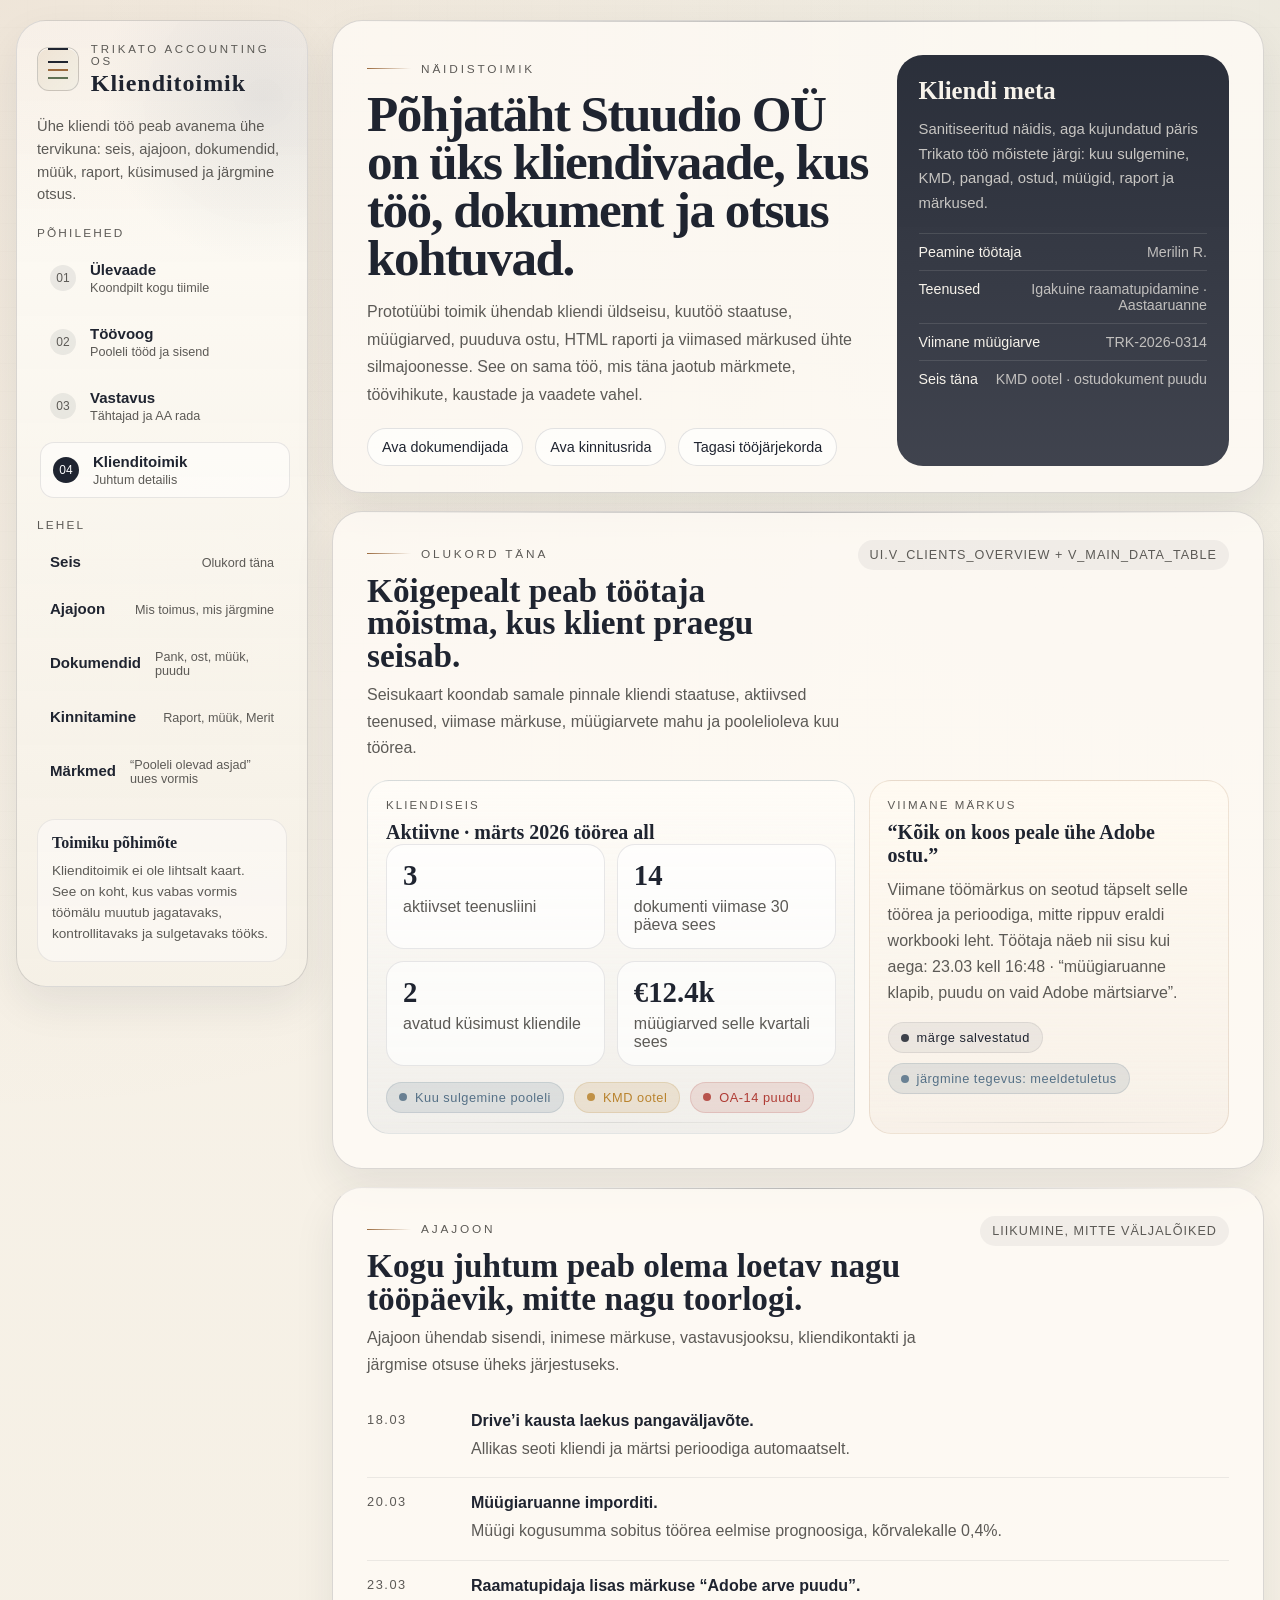
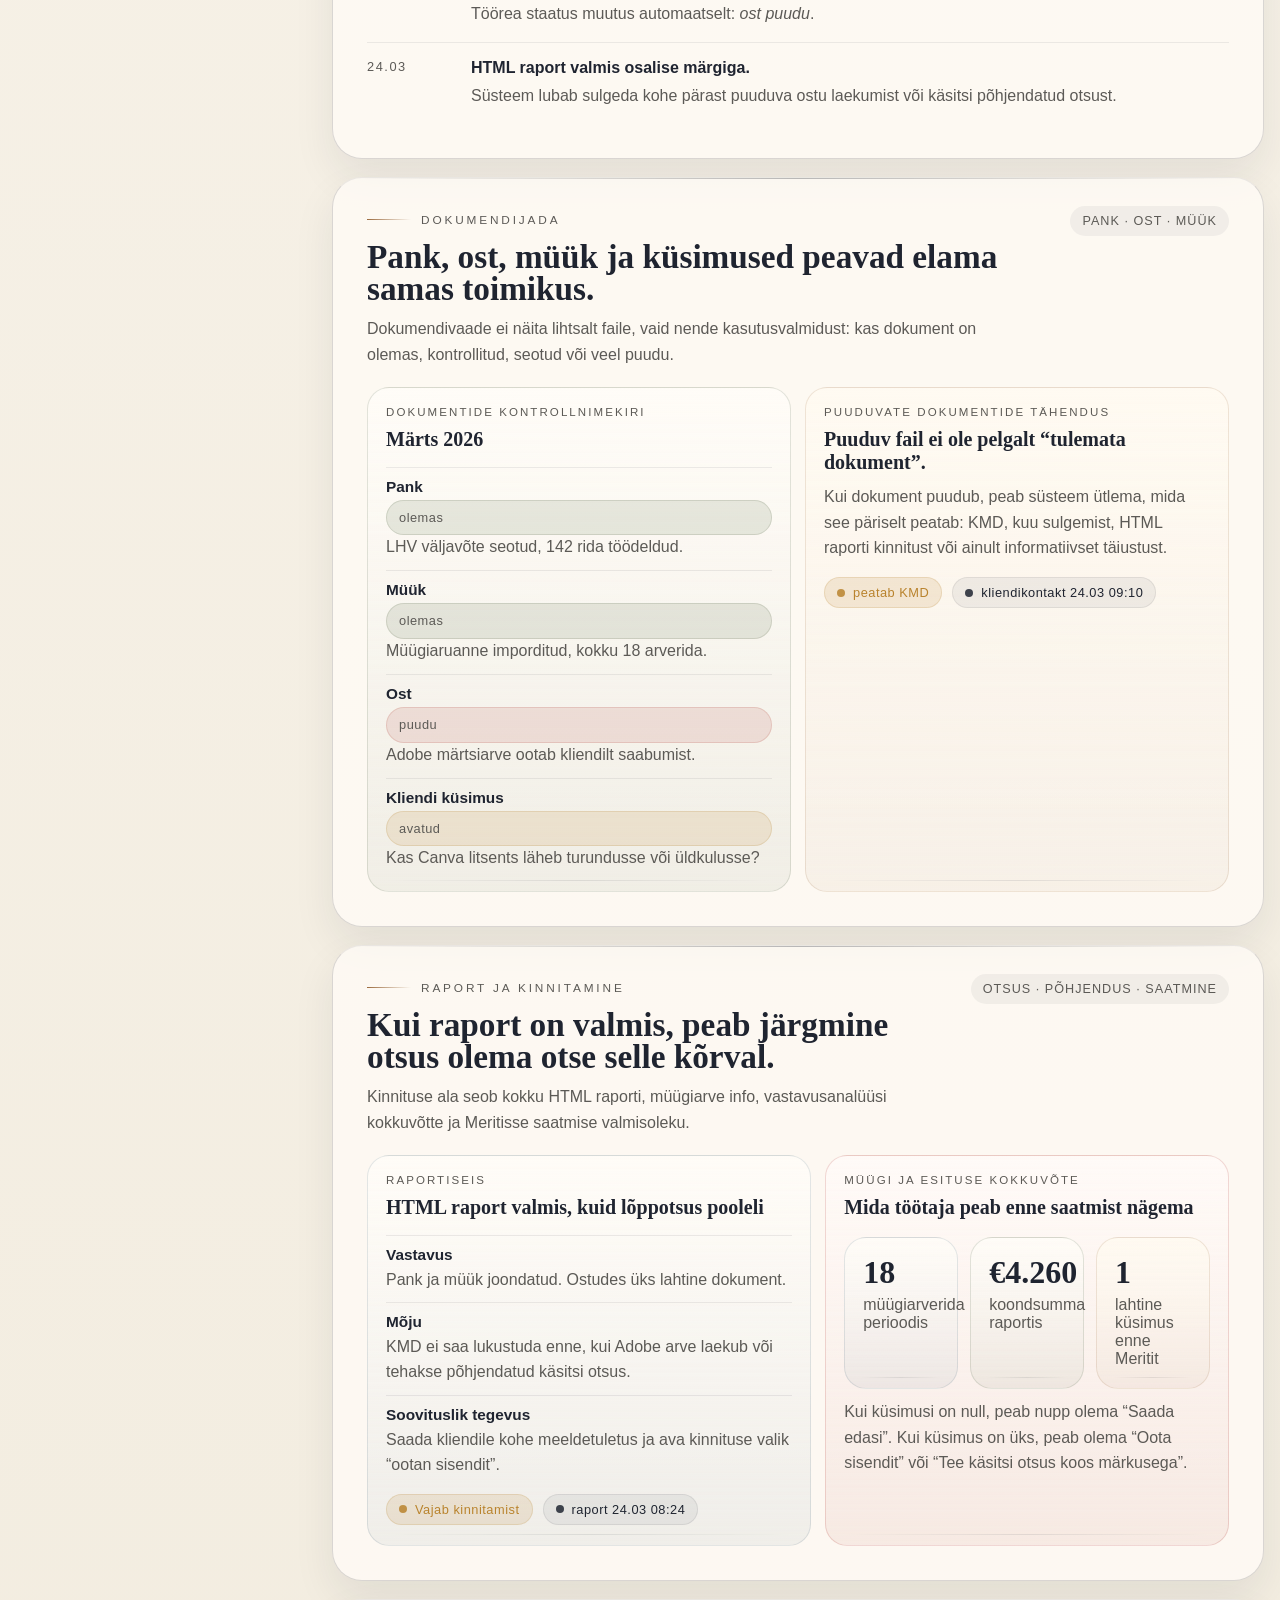
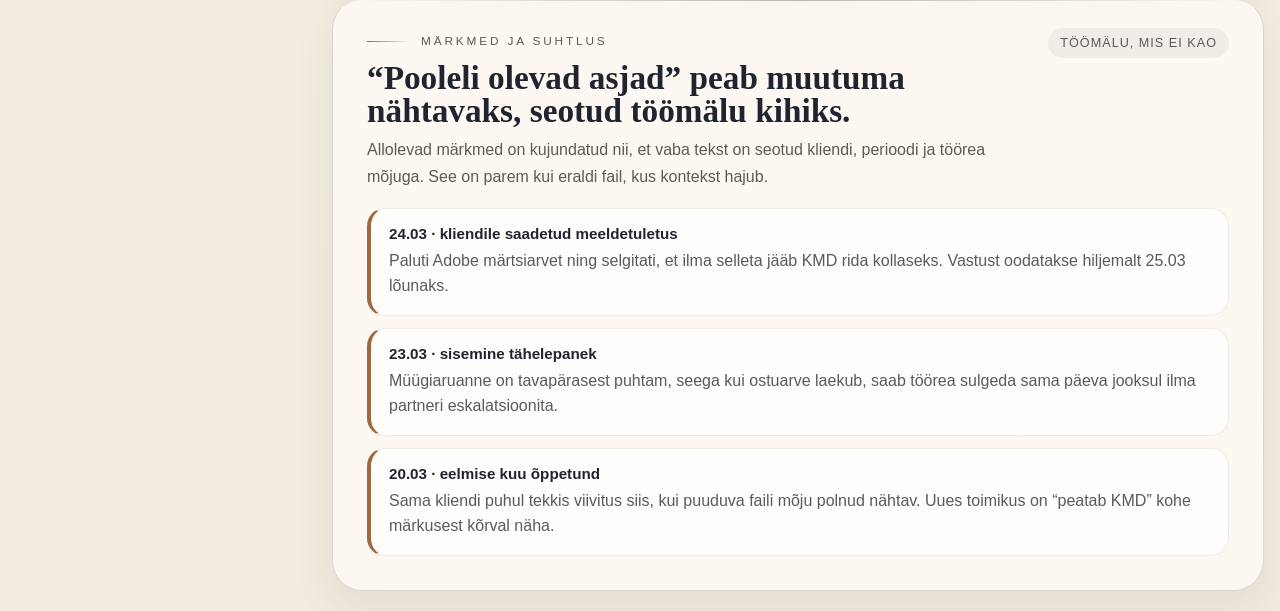
<file: prototype/klienditoimik.html>
<!DOCTYPE html>
<html lang="et">
<head>
  <meta charset="UTF-8">
  <meta name="viewport" content="width=device-width, initial-scale=1.0">
  <title>Trikato OS — Klienditoimik</title>
  <link rel="icon" href="assets/favicon.svg" type="image/svg+xml">
  <link rel="stylesheet" href="assets/styles.css">
  <script defer src="assets/app.js"></script>
</head>
<body data-page="klienditoimik">
  <div class="shell">
    <aside class="rail">
      <div class="brand-mark">
        <div class="brand-sigil" aria-hidden="true"></div>
        <div class="brand-copy">
          <small>Trikato Accounting OS</small>
          <strong>Klienditoimik</strong>
        </div>
      </div>
      <p class="rail-intro">
        Ühe kliendi töö peab avanema ühe tervikuna: seis, ajajoon, dokumendid, müük, raport, küsimused ja järgmine otsus.
      </p>

      <div class="nav-group">
        <div class="nav-group-title">Põhilehed</div>
        <nav class="main-nav" aria-label="Põhinavigatsioon">
          <a href="index.html"><span class="nav-index">01</span><span class="nav-copy"><strong>Ülevaade</strong><span>Koondpilt kogu tiimile</span></span></a>
          <a href="toovoog.html"><span class="nav-index">02</span><span class="nav-copy"><strong>Töövoog</strong><span>Pooleli tööd ja sisend</span></span></a>
          <a href="vastavus.html"><span class="nav-index">03</span><span class="nav-copy"><strong>Vastavus</strong><span>Tähtajad ja AA rada</span></span></a>
          <a href="klienditoimik.html"><span class="nav-index">04</span><span class="nav-copy"><strong>Klienditoimik</strong><span>Juhtum detailis</span></span></a>
        </nav>
      </div>

      <div class="nav-group">
        <div class="nav-group-title">Lehel</div>
        <nav class="local-nav" aria-label="Selle lehe jaotised">
          <a href="#seis"><strong>Seis</strong><span>Olukord täna</span></a>
          <a href="#ajajoon"><strong>Ajajoon</strong><span>Mis toimus, mis järgmine</span></a>
          <a href="#dokumendid"><strong>Dokumendid</strong><span>Pank, ost, müük, puudu</span></a>
          <a href="#kinnitamine"><strong>Kinnitamine</strong><span>Raport, müük, Merit</span></a>
          <a href="#markmed"><strong>Märkmed</strong><span>“Pooleli olevad asjad” uues vormis</span></a>
        </nav>
      </div>

      <div class="rail-note">
        <strong>Toimiku põhimõte</strong>
        <p>Klienditoimik ei ole lihtsalt kaart. See on koht, kus vabas vormis töömälu muutub jagatavaks, kontrollitavaks ja sulgetavaks tööks.</p>
      </div>
    </aside>

    <main class="content">
      <section class="page-block">
        <div class="hero">
          <div>
            <div class="eyebrow">Näidistoimik</div>
            <h1>Põhjatäht Stuudio OÜ on üks kliendivaade, kus töö, dokument ja otsus kohtuvad.</h1>
            <p>
              Prototüübi toimik ühendab kliendi üldseisu, kuutöö staatuse, müügiarved, puuduva ostu, HTML raporti ja viimased märkused ühte silmajoonesse.
              See on sama töö, mis täna jaotub märkmete, töövihikute, kaustade ja vaadete vahel.
            </p>
            <div class="hero-actions">
              <a class="hero-link" href="#dokumendid">Ava dokumendijada</a>
              <a class="hero-link" href="#kinnitamine">Ava kinnitusrida</a>
              <a class="hero-link" href="toovoog.html#pooleli-jada">Tagasi tööjärjekorda</a>
            </div>
          </div>

          <aside class="hero-aside">
            <h2>Kliendi meta</h2>
            <p>Sanitiseeritud näidis, aga kujundatud päris Trikato töö mõistete järgi: kuu sulgemine, KMD, pangad, ostud, müügid, raport ja märkused.</p>
            <ul class="hero-list">
              <li><span>Peamine töötaja</span><span>Merilin R.</span></li>
              <li><span>Teenused</span><span>Igakuine raamatupidamine · Aastaaruanne</span></li>
              <li><span>Viimane müügiarve</span><span>TRK-2026-0314</span></li>
              <li><span>Seis täna</span><span>KMD ootel · ostudokument puudu</span></li>
            </ul>
          </aside>
        </div>
      </section>

      <section class="page-block section" id="seis">
        <div class="section-head">
          <div>
            <div class="eyebrow">Olukord täna</div>
            <h2>Kõigepealt peab töötaja mõistma, kus klient praegu seisab.</h2>
            <p>Seisukaart koondab samale pinnale kliendi staatuse, aktiivsed teenused, viimase märkuse, müügiarvete mahu ja poolelioleva kuu töörea.</p>
          </div>
          <span class="section-tag">ui.v_clients_overview + v_main_data_table</span>
        </div>

        <div class="story-grid">
          <article class="panel tone-steel">
            <span class="micro-label">Kliendiseis</span>
            <h3>Aktiivne · märts 2026 töörea all</h3>
            <div class="stat-grid">
              <div class="stat-box">
                <strong>3</strong>
                <span>aktiivset teenusliini</span>
              </div>
              <div class="stat-box">
                <strong>14</strong>
                <span>dokumenti viimase 30 päeva sees</span>
              </div>
              <div class="stat-box">
                <strong>2</strong>
                <span>avatud küsimust kliendile</span>
              </div>
              <div class="stat-box">
                <strong>€12.4k</strong>
                <span>müügiarved selle kvartali sees</span>
              </div>
            </div>
            <div class="status-row">
              <span class="badge badge-info">Kuu sulgemine pooleli</span>
              <span class="badge badge-warning">KMD ootel</span>
              <span class="badge badge-alert">OA-14 puudu</span>
            </div>
          </article>

          <article class="panel tone-bronze">
            <span class="micro-label">Viimane märkus</span>
            <h3>“Kõik on koos peale ühe Adobe ostu.”</h3>
            <p>
              Viimane töömärkus on seotud täpselt selle töörea ja perioodiga, mitte rippuv eraldi workbooki leht. Töötaja näeb nii sisu kui aega:
              23.03 kell 16:48 · “müügiaruanne klapib, puudu on vaid Adobe märtsiarve”.
            </p>
            <div class="status-row">
              <span class="badge badge-neutral">märge salvestatud</span>
              <span class="badge badge-info">järgmine tegevus: meeldetuletus</span>
            </div>
          </article>
        </div>
      </section>

      <section class="page-block section" id="ajajoon">
        <div class="section-head">
          <div>
            <div class="eyebrow">Ajajoon</div>
            <h2>Kogu juhtum peab olema loetav nagu tööpäevik, mitte nagu toorlogi.</h2>
            <p>Ajajoon ühendab sisendi, inimese märkuse, vastavusjooksu, kliendikontakti ja järgmise otsuse üheks järjestuseks.</p>
          </div>
          <span class="section-tag">liikumine, mitte väljalõiked</span>
        </div>

        <ol class="timeline">
          <li>
            <time>18.03</time>
            <div><strong>Drive’i kausta laekus pangaväljavõte.</strong><span>Allikas seoti kliendi ja märtsi perioodiga automaatselt.</span></div>
          </li>
          <li>
            <time>20.03</time>
            <div><strong>Müügiaruanne imporditi.</strong><span>Müügi kogusumma sobitus töörea eelmise prognoosiga, kõrvalekalle 0,4%.</span></div>
          </li>
          <li>
            <time>23.03</time>
            <div><strong>Raamatupidaja lisas märkuse “Adobe arve puudu”.</strong><span>Töörea staatus muutus automaatselt: <em>ost puudu</em>.</span></div>
          </li>
          <li>
            <time>24.03</time>
            <div><strong>HTML raport valmis osalise märgiga.</strong><span>Süsteem lubab sulgeda kohe pärast puuduva ostu laekumist või käsitsi põhjendatud otsust.</span></div>
          </li>
        </ol>
      </section>

      <section class="page-block section" id="dokumendid">
        <div class="section-head">
          <div>
            <div class="eyebrow">Dokumendijada</div>
            <h2>Pank, ost, müük ja küsimused peavad elama samas toimikus.</h2>
            <p>Dokumendivaade ei näita lihtsalt faile, vaid nende kasutusvalmidust: kas dokument on olemas, kontrollitud, seotud või veel puudu.</p>
          </div>
          <span class="section-tag">pank · ost · müük</span>
        </div>

        <div class="dual-grid">
          <article class="panel tone-moss">
            <span class="micro-label">Dokumentide kontrollnimekiri</span>
            <h3>Märts 2026</h3>
            <ul class="plain-list">
              <li><strong>Pank</strong><span><span class="badge badge-okay">olemas</span> LHV väljavõte seotud, 142 rida töödeldud.</span></li>
              <li><strong>Müük</strong><span><span class="badge badge-okay">olemas</span> Müügiaruanne imporditud, kokku 18 arverida.</span></li>
              <li><strong>Ost</strong><span><span class="badge badge-alert">puudu</span> Adobe märtsiarve ootab kliendilt saabumist.</span></li>
              <li><strong>Kliendi küsimus</strong><span><span class="badge badge-warning">avatud</span> Kas Canva litsents läheb turundusse või üldkulusse?</span></li>
            </ul>
          </article>

          <article class="panel tone-bronze">
            <span class="micro-label">Puuduvate dokumentide tähendus</span>
            <h3>Puuduv fail ei ole pelgalt “tulemata dokument”.</h3>
            <p>Kui dokument puudub, peab süsteem ütlema, mida see päriselt peatab: KMD, kuu sulgemist, HTML raporti kinnitust või ainult informatiivset täiustust.</p>
            <div class="status-row">
              <span class="badge badge-warning">peatab KMD</span>
              <span class="badge badge-neutral">kliendikontakt 24.03 09:10</span>
            </div>
          </article>
        </div>
      </section>

      <section class="page-block section" id="kinnitamine">
        <div class="section-head">
          <div>
            <div class="eyebrow">Raport ja kinnitamine</div>
            <h2>Kui raport on valmis, peab järgmine otsus olema otse selle kõrval.</h2>
            <p>Kinnituse ala seob kokku HTML raporti, müügiarve info, vastavusanalüüsi kokkuvõtte ja Meritisse saatmise valmisoleku.</p>
          </div>
          <span class="section-tag">otsus · põhjendus · saatmine</span>
        </div>

        <div class="worker-grid">
          <article class="panel tone-steel">
            <span class="micro-label">Raportiseis</span>
            <h3>HTML raport valmis, kuid lõppotsus pooleli</h3>
            <ul class="plain-list">
              <li><strong>Vastavus</strong><span>Pank ja müük joondatud. Ostudes üks lahtine dokument.</span></li>
              <li><strong>Mõju</strong><span>KMD ei saa lukustuda enne, kui Adobe arve laekub või tehakse põhjendatud käsitsi otsus.</span></li>
              <li><strong>Soovituslik tegevus</strong><span>Saada kliendile kohe meeldetuletus ja ava kinnituse valik “ootan sisendit”.</span></li>
            </ul>
            <div class="status-row">
              <span class="badge badge-warning">Vajab kinnitamist</span>
              <span class="badge badge-neutral">raport 24.03 08:24</span>
            </div>
          </article>

          <article class="panel tone-red">
            <span class="micro-label">Müügi ja esituse kokkuvõte</span>
            <h3>Mida töötaja peab enne saatmist nägema</h3>
            <div class="metric-row">
              <article class="metric-card tone-steel">
                <strong>18</strong>
                <span>müügiarverida perioodis</span>
              </article>
              <article class="metric-card tone-moss">
                <strong>€4.260</strong>
                <span>koondsumma raportis</span>
              </article>
              <article class="metric-card tone-bronze">
                <strong>1</strong>
                <span>lahtine küsimus enne Meritit</span>
              </article>
            </div>
            <p>Kui küsimusi on null, peab nupp olema “Saada edasi”. Kui küsimus on üks, peab olema “Oota sisendit” või “Tee käsitsi otsus koos märkusega”.</p>
          </article>
        </div>
      </section>

      <section class="page-block section" id="markmed">
        <div class="section-head">
          <div>
            <div class="eyebrow">Märkmed ja suhtlus</div>
            <h2>“Pooleli olevad asjad” peab muutuma nähtavaks, seotud töömälu kihiks.</h2>
            <p>Allolevad märkmed on kujundatud nii, et vaba tekst on seotud kliendi, perioodi ja töörea mõjuga. See on parem kui eraldi fail, kus kontekst hajub.</p>
          </div>
          <span class="section-tag">töömälu, mis ei kao</span>
        </div>

        <div class="note-stack">
          <article class="note-card">
            <strong>24.03 · kliendile saadetud meeldetuletus</strong>
            <p>Paluti Adobe märtsiarvet ning selgitati, et ilma selleta jääb KMD rida kollaseks. Vastust oodatakse hiljemalt 25.03 lõunaks.</p>
          </article>
          <article class="note-card">
            <strong>23.03 · sisemine tähelepanek</strong>
            <p>Müügiaruanne on tavapärasest puhtam, seega kui ostuarve laekub, saab töörea sulgeda sama päeva jooksul ilma partneri eskalatsioonita.</p>
          </article>
          <article class="note-card">
            <strong>20.03 · eelmise kuu õppetund</strong>
            <p>Sama kliendi puhul tekkis viivitus siis, kui puuduva faili mõju polnud nähtav. Uues toimikus on “peatab KMD” kohe märkusest kõrval näha.</p>
          </article>
        </div>
      </section>
    </main>
  </div>
</body>
</html>
</file>
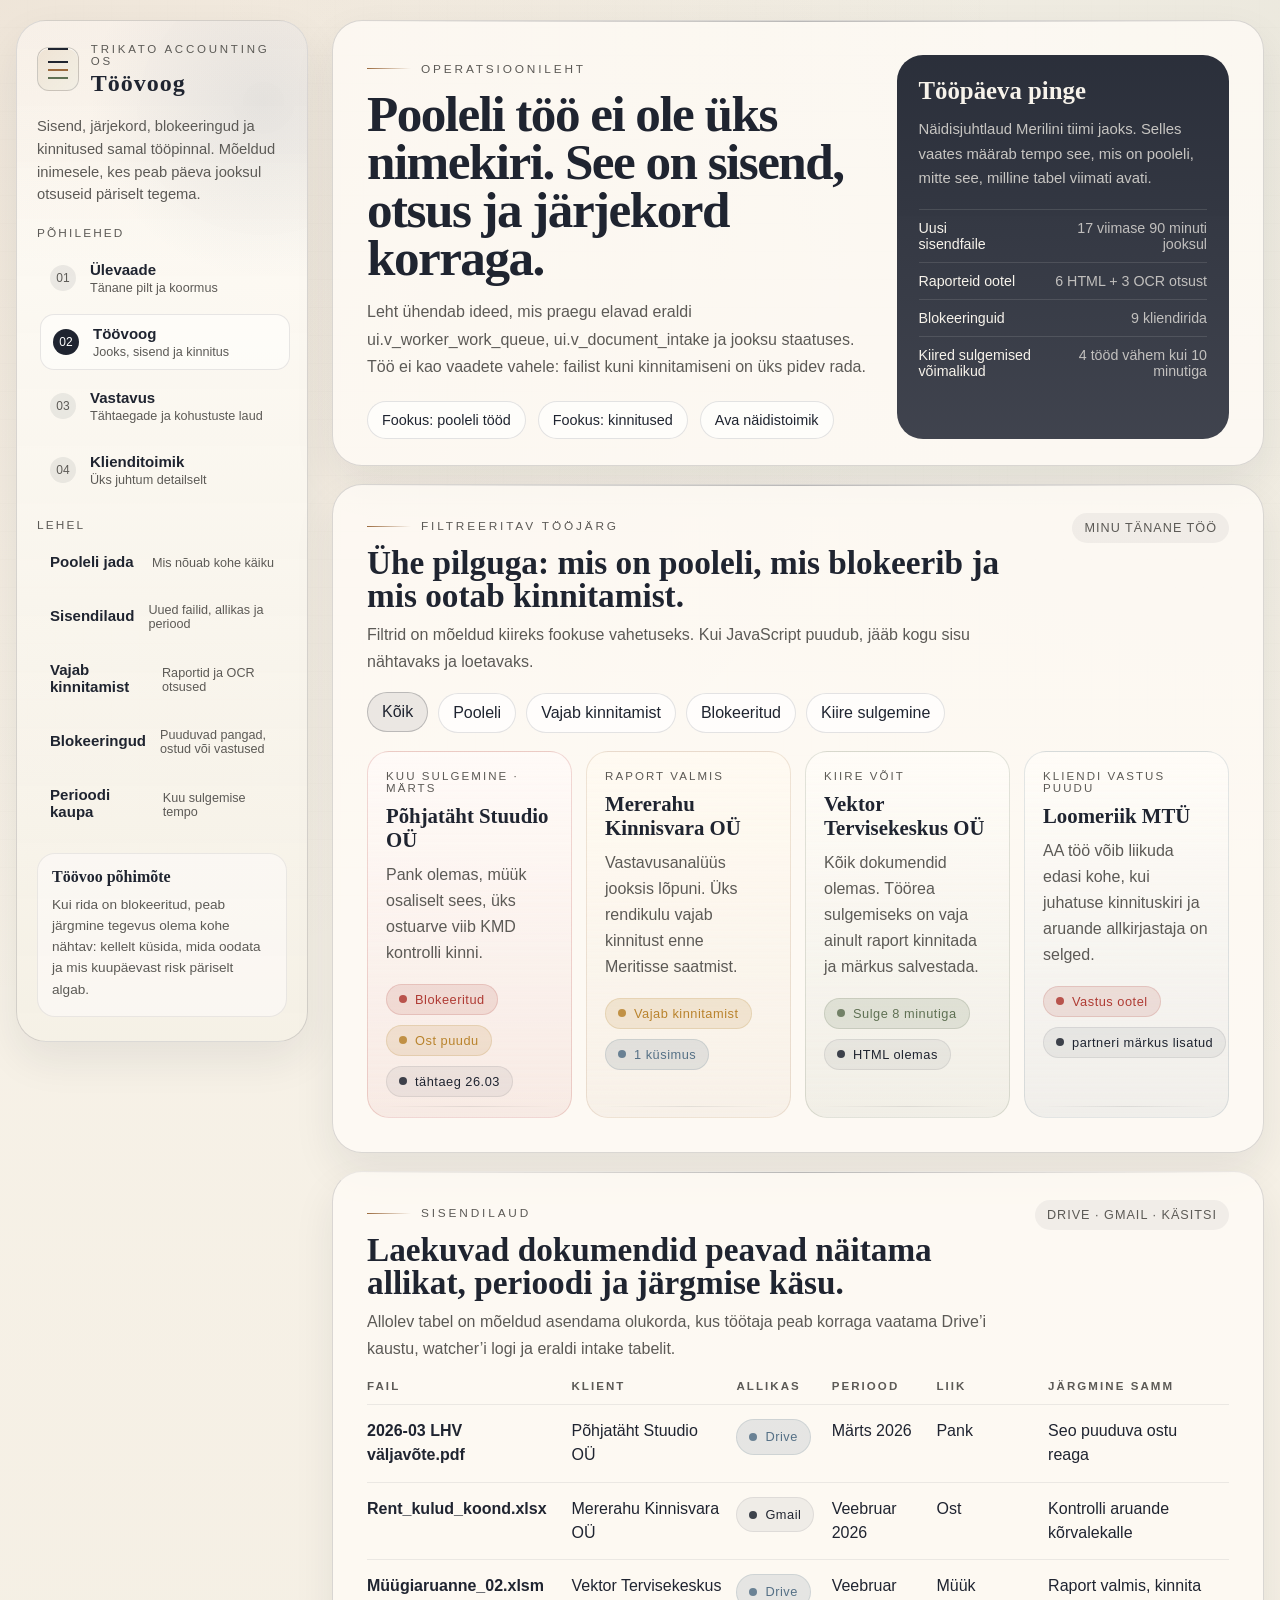
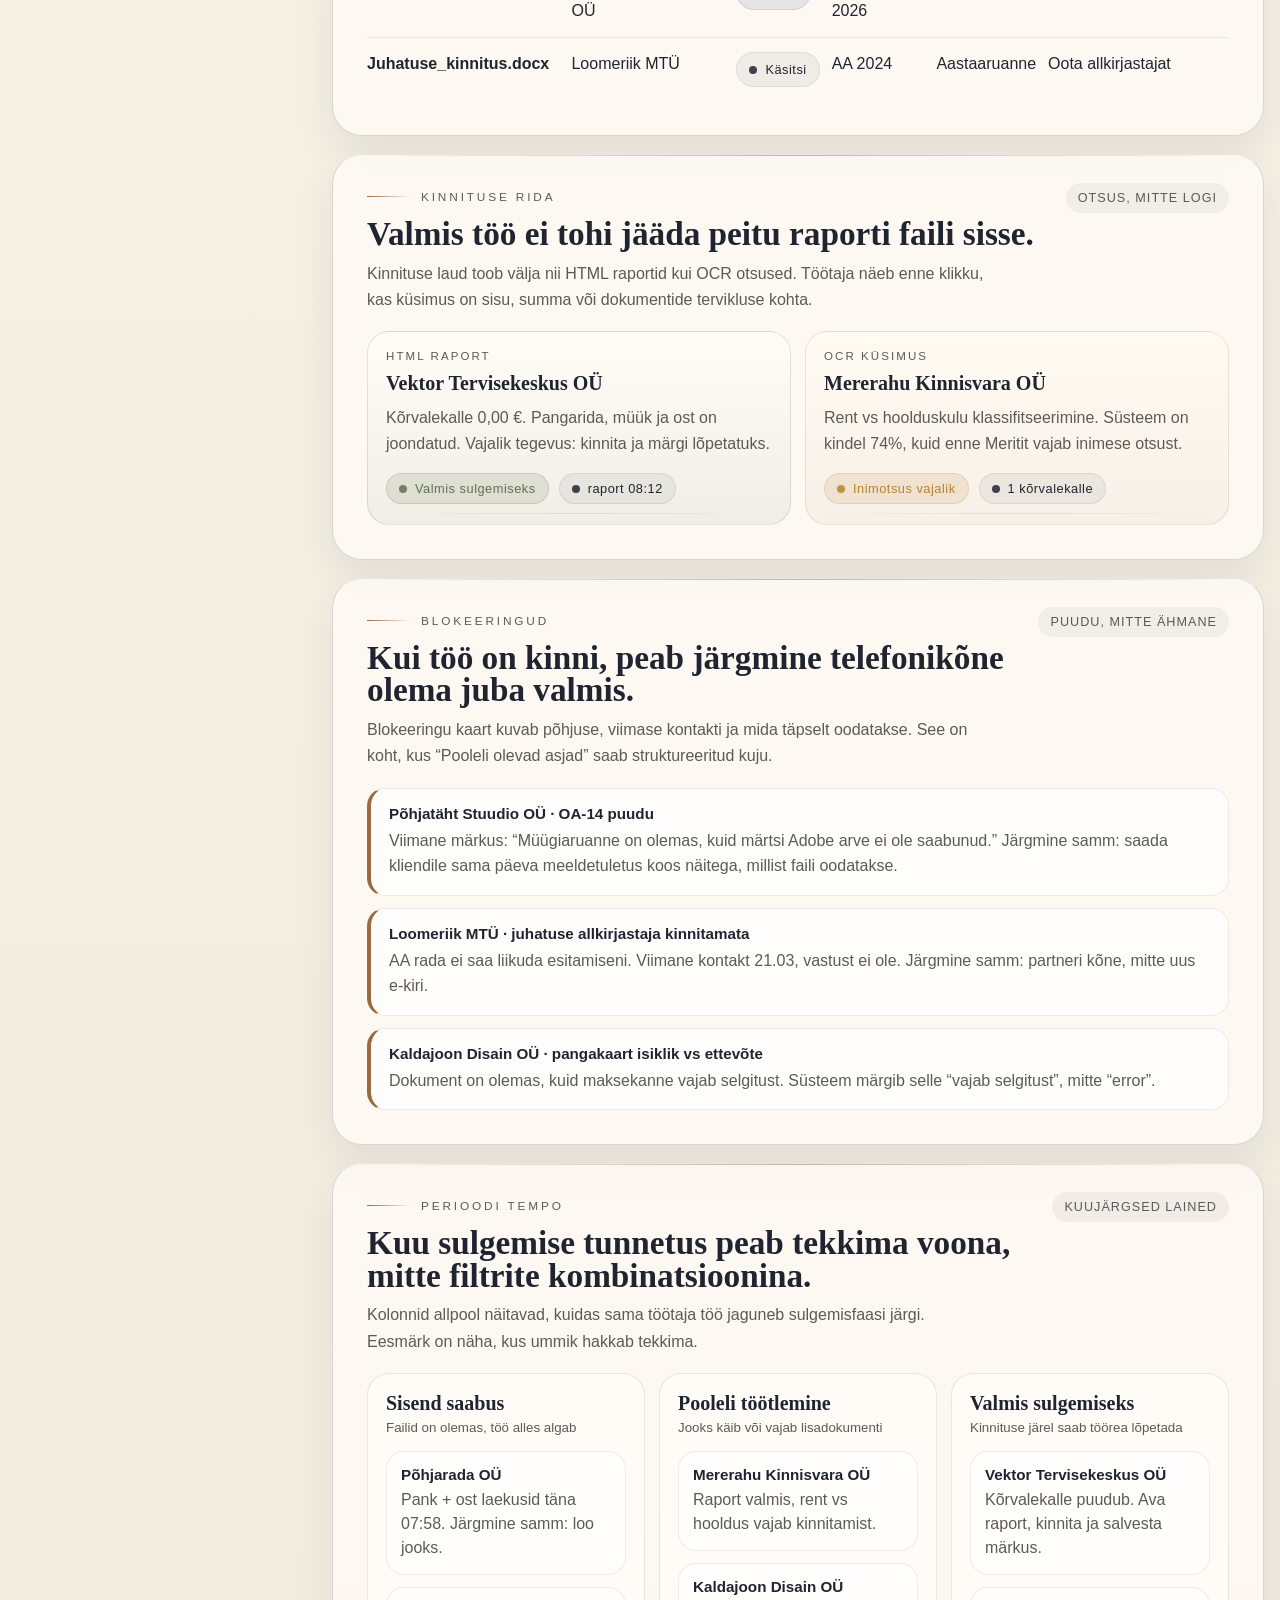
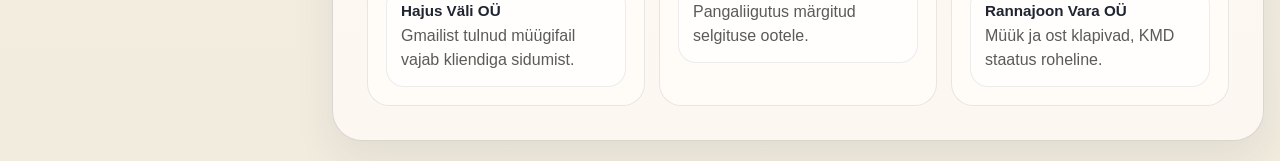
<file: prototype/toovoog.html>
<!DOCTYPE html>
<html lang="et">
<head>
  <meta charset="UTF-8">
  <meta name="viewport" content="width=device-width, initial-scale=1.0">
  <title>Trikato OS — Töövoog</title>
  <link rel="icon" href="assets/favicon.svg" type="image/svg+xml">
  <link rel="stylesheet" href="assets/styles.css">
  <script defer src="assets/app.js"></script>
</head>
<body data-page="toovoog">
  <div class="shell">
    <aside class="rail">
      <div class="brand-mark">
        <div class="brand-sigil" aria-hidden="true"></div>
        <div class="brand-copy">
          <small>Trikato Accounting OS</small>
          <strong>Töövoog</strong>
        </div>
      </div>
      <p class="rail-intro">
        Sisend, järjekord, blokeeringud ja kinnitused samal tööpinnal. Mõeldud inimesele, kes peab päeva jooksul otsuseid päriselt tegema.
      </p>

      <div class="nav-group">
        <div class="nav-group-title">Põhilehed</div>
        <nav class="main-nav" aria-label="Põhinavigatsioon">
          <a href="index.html"><span class="nav-index">01</span><span class="nav-copy"><strong>Ülevaade</strong><span>Tänane pilt ja koormus</span></span></a>
          <a href="toovoog.html"><span class="nav-index">02</span><span class="nav-copy"><strong>Töövoog</strong><span>Jooks, sisend ja kinnitus</span></span></a>
          <a href="vastavus.html"><span class="nav-index">03</span><span class="nav-copy"><strong>Vastavus</strong><span>Tähtaegade ja kohustuste laud</span></span></a>
          <a href="klienditoimik.html"><span class="nav-index">04</span><span class="nav-copy"><strong>Klienditoimik</strong><span>Üks juhtum detailselt</span></span></a>
        </nav>
      </div>

      <div class="nav-group">
        <div class="nav-group-title">Lehel</div>
        <nav class="local-nav" aria-label="Selle lehe jaotised">
          <a href="#pooleli-jada"><strong>Pooleli jada</strong><span>Mis nõuab kohe käiku</span></a>
          <a href="#sisendlaud"><strong>Sisendilaud</strong><span>Uued failid, allikas ja periood</span></a>
          <a href="#kinnitused"><strong>Vajab kinnitamist</strong><span>Raportid ja OCR otsused</span></a>
          <a href="#blokeeringud"><strong>Blokeeringud</strong><span>Puuduvad pangad, ostud või vastused</span></a>
          <a href="#perioodid"><strong>Perioodi kaupa</strong><span>Kuu sulgemise tempo</span></a>
        </nav>
      </div>

      <div class="rail-note">
        <strong>Töövoo põhimõte</strong>
        <p>Kui rida on blokeeritud, peab järgmine tegevus olema kohe nähtav: kellelt küsida, mida oodata ja mis kuupäevast risk päriselt algab.</p>
      </div>
    </aside>

    <main class="content">
      <section class="page-block">
        <div class="hero">
          <div>
            <div class="eyebrow">Operatsioonileht</div>
            <h1>Pooleli töö ei ole üks nimekiri. See on sisend, otsus ja järjekord korraga.</h1>
            <p>
              Leht ühendab ideed, mis praegu elavad eraldi <span class="muted">ui.v_worker_work_queue</span>,
              <span class="muted">ui.v_document_intake</span> ja jooksu staatuses. Töö ei kao vaadete vahele: failist kuni kinnitamiseni on üks pidev rada.
            </p>
            <div class="hero-actions">
              <a class="hero-link" href="#pooleli-jada">Fookus: pooleli tööd</a>
              <a class="hero-link" href="#kinnitused">Fookus: kinnitused</a>
              <a class="hero-link" href="klienditoimik.html#ajajoon">Ava näidistoimik</a>
            </div>
          </div>

          <aside class="hero-aside">
            <h2>Tööpäeva pinge</h2>
            <p>Näidisjuhtlaud Merilini tiimi jaoks. Selles vaates määrab tempo see, mis on pooleli, mitte see, milline tabel viimati avati.</p>
            <ul class="hero-list">
              <li><span>Uusi sisendfaile</span><span>17 viimase 90 minuti jooksul</span></li>
              <li><span>Raporteid ootel</span><span>6 HTML + 3 OCR otsust</span></li>
              <li><span>Blokeeringuid</span><span>9 kliendirida</span></li>
              <li><span>Kiired sulgemised võimalikud</span><span>4 tööd vähem kui 10 minutiga</span></li>
            </ul>
          </aside>
        </div>
      </section>

      <section class="page-block section" id="pooleli-jada">
        <div class="section-head">
          <div>
            <div class="eyebrow">Filtreeritav tööjärg</div>
            <h2>Ühe pilguga: mis on pooleli, mis blokeerib ja mis ootab kinnitamist.</h2>
            <p>Filtrid on mõeldud kiireks fookuse vahetuseks. Kui JavaScript puudub, jääb kogu sisu nähtavaks ja loetavaks.</p>
          </div>
          <span class="section-tag">minu tänane töö</span>
        </div>

        <div class="filter-bar" data-filter-group="queue" data-filter-target=".filterable-queue">
          <button class="filter-chip is-active" type="button" data-filter-value="all" aria-pressed="true">Kõik</button>
          <button class="filter-chip" type="button" data-filter-value="pooleli" aria-pressed="false">Pooleli</button>
          <button class="filter-chip" type="button" data-filter-value="kinnitamine" aria-pressed="false">Vajab kinnitamist</button>
          <button class="filter-chip" type="button" data-filter-value="blokeeritud" aria-pressed="false">Blokeeritud</button>
          <button class="filter-chip" type="button" data-filter-value="kiire" aria-pressed="false">Kiire sulgemine</button>
        </div>

        <div class="attention-grid">
          <article class="quick-card tone-red filterable filterable-queue" data-filter-tags="pooleli blokeeritud">
            <span class="panel-topline">Kuu sulgemine · märts</span>
            <strong>Põhjatäht Stuudio OÜ</strong>
            <p>Pank olemas, müük osaliselt sees, üks ostuarve viib KMD kontrolli kinni.</p>
            <div class="status-row">
              <span class="badge badge-alert">Blokeeritud</span>
              <span class="badge badge-warning">Ost puudu</span>
              <span class="badge badge-neutral">tähtaeg 26.03</span>
            </div>
          </article>

          <article class="quick-card tone-bronze filterable filterable-queue" data-filter-tags="pooleli kinnitamine">
            <span class="panel-topline">Raport valmis</span>
            <strong>Mererahu Kinnisvara OÜ</strong>
            <p>Vastavusanalüüs jooksis lõpuni. Üks rendikulu vajab kinnitust enne Meritisse saatmist.</p>
            <div class="status-row">
              <span class="badge badge-warning">Vajab kinnitamist</span>
              <span class="badge badge-info">1 küsimus</span>
            </div>
          </article>

          <article class="quick-card tone-moss filterable filterable-queue" data-filter-tags="pooleli kiire">
            <span class="panel-topline">Kiire võit</span>
            <strong>Vektor Tervisekeskus OÜ</strong>
            <p>Kõik dokumendid olemas. Töörea sulgemiseks on vaja ainult raport kinnitada ja märkus salvestada.</p>
            <div class="status-row">
              <span class="badge badge-okay">Sulge 8 minutiga</span>
              <span class="badge badge-neutral">HTML olemas</span>
            </div>
          </article>

          <article class="quick-card tone-steel filterable filterable-queue" data-filter-tags="pooleli blokeeritud">
            <span class="panel-topline">Kliendi vastus puudu</span>
            <strong>Loomeriik MTÜ</strong>
            <p>AA töö võib liikuda edasi kohe, kui juhatuse kinnituskiri ja aruande allkirjastaja on selged.</p>
            <div class="status-row">
              <span class="badge badge-alert">Vastus ootel</span>
              <span class="badge badge-neutral">partneri märkus lisatud</span>
            </div>
          </article>
        </div>
      </section>

      <section class="page-block section" id="sisendlaud">
        <div class="section-head">
          <div>
            <div class="eyebrow">Sisendilaud</div>
            <h2>Laekuvad dokumendid peavad näitama allikat, perioodi ja järgmise käsu.</h2>
            <p>Allolev tabel on mõeldud asendama olukorda, kus töötaja peab korraga vaatama Drive’i kaustu, watcher’i logi ja eraldi intake tabelit.</p>
          </div>
          <span class="section-tag">drive · gmail · käsitsi</span>
        </div>

        <div class="table-wrap">
          <table class="data-table">
            <thead>
              <tr>
                <th>Fail</th>
                <th>Klient</th>
                <th>Allikas</th>
                <th>Periood</th>
                <th>Liik</th>
                <th>Järgmine samm</th>
              </tr>
            </thead>
            <tbody>
              <tr class="filterable filterable-queue" data-filter-tags="pooleli">
                <td class="strong">2026-03 LHV väljavõte.pdf</td>
                <td>Põhjatäht Stuudio OÜ</td>
                <td><span class="badge badge-info">Drive</span></td>
                <td>Märts 2026</td>
                <td>Pank</td>
                <td>Seo puuduva ostu reaga</td>
              </tr>
              <tr class="filterable filterable-queue" data-filter-tags="pooleli kinnitamine">
                <td class="strong">Rent_kulud_koond.xlsx</td>
                <td>Mererahu Kinnisvara OÜ</td>
                <td><span class="badge badge-neutral">Gmail</span></td>
                <td>Veebruar 2026</td>
                <td>Ost</td>
                <td>Kontrolli aruande kõrvalekalle</td>
              </tr>
              <tr class="filterable filterable-queue" data-filter-tags="kiire">
                <td class="strong">Müügiaruanne_02.xlsm</td>
                <td>Vektor Tervisekeskus OÜ</td>
                <td><span class="badge badge-info">Drive</span></td>
                <td>Veebruar 2026</td>
                <td>Müük</td>
                <td>Raport valmis, kinnita</td>
              </tr>
              <tr class="filterable filterable-queue" data-filter-tags="blokeeritud">
                <td class="strong">Juhatuse_kinnitus.docx</td>
                <td>Loomeriik MTÜ</td>
                <td><span class="badge badge-neutral">Käsitsi</span></td>
                <td>AA 2024</td>
                <td>Aastaaruanne</td>
                <td>Oota allkirjastajat</td>
              </tr>
            </tbody>
          </table>
        </div>
      </section>

      <section class="page-block section" id="kinnitused">
        <div class="section-head">
          <div>
            <div class="eyebrow">Kinnituse rida</div>
            <h2>Valmis töö ei tohi jääda peitu raporti faili sisse.</h2>
            <p>Kinnituse laud toob välja nii HTML raportid kui OCR otsused. Töötaja näeb enne klikku, kas küsimus on sisu, summa või dokumentide tervikluse kohta.</p>
          </div>
          <span class="section-tag">otsus, mitte logi</span>
        </div>

        <div class="dual-grid">
          <article class="panel tone-moss filterable filterable-queue" data-filter-tags="kinnitamine kiire">
            <span class="micro-label">HTML raport</span>
            <h3>Vektor Tervisekeskus OÜ</h3>
            <p>Kõrvalekalle 0,00 €. Pangarida, müük ja ost on joondatud. Vajalik tegevus: kinnita ja märgi lõpetatuks.</p>
            <div class="status-row">
              <span class="badge badge-okay">Valmis sulgemiseks</span>
              <span class="badge badge-neutral">raport 08:12</span>
            </div>
          </article>

          <article class="panel tone-bronze filterable filterable-queue" data-filter-tags="kinnitamine">
            <span class="micro-label">OCR küsimus</span>
            <h3>Mererahu Kinnisvara OÜ</h3>
            <p>Rent vs hoolduskulu klassifitseerimine. Süsteem on kindel 74%, kuid enne Meritit vajab inimese otsust.</p>
            <div class="status-row">
              <span class="badge badge-warning">Inimotsus vajalik</span>
              <span class="badge badge-neutral">1 kõrvalekalle</span>
            </div>
          </article>
        </div>
      </section>

      <section class="page-block section" id="blokeeringud">
        <div class="section-head">
          <div>
            <div class="eyebrow">Blokeeringud</div>
            <h2>Kui töö on kinni, peab järgmine telefonikõne olema juba valmis.</h2>
            <p>Blokeeringu kaart kuvab põhjuse, viimase kontakti ja mida täpselt oodatakse. See on koht, kus “Pooleli olevad asjad” saab struktureeritud kuju.</p>
          </div>
          <span class="section-tag">puudu, mitte ähmane</span>
        </div>

        <div class="note-stack">
          <article class="note-card filterable filterable-queue" data-filter-tags="blokeeritud">
            <strong>Põhjatäht Stuudio OÜ · OA-14 puudu</strong>
            <p>Viimane märkus: “Müügiaruanne on olemas, kuid märtsi Adobe arve ei ole saabunud.” Järgmine samm: saada kliendile sama päeva meeldetuletus koos näitega, millist faili oodatakse.</p>
          </article>
          <article class="note-card filterable filterable-queue" data-filter-tags="blokeeritud">
            <strong>Loomeriik MTÜ · juhatuse allkirjastaja kinnitamata</strong>
            <p>AA rada ei saa liikuda esitamiseni. Viimane kontakt 21.03, vastust ei ole. Järgmine samm: partneri kõne, mitte uus e-kiri.</p>
          </article>
          <article class="note-card filterable filterable-queue" data-filter-tags="blokeeritud">
            <strong>Kaldajoon Disain OÜ · pangakaart isiklik vs ettevõte</strong>
            <p>Dokument on olemas, kuid maksekanne vajab selgitust. Süsteem märgib selle “vajab selgitust”, mitte “error”.</p>
          </article>
        </div>
      </section>

      <section class="page-block section" id="perioodid">
        <div class="section-head">
          <div>
            <div class="eyebrow">Perioodi tempo</div>
            <h2>Kuu sulgemise tunnetus peab tekkima voona, mitte filtrite kombinatsioonina.</h2>
            <p>Kolonnid allpool näitavad, kuidas sama töötaja töö jaguneb sulgemisfaasi järgi. Eesmärk on näha, kus ummik hakkab tekkima.</p>
          </div>
          <span class="section-tag">kuujärgsed lained</span>
        </div>

        <div class="columns">
          <section class="column">
            <h3>Sisend saabus</h3>
            <small>Failid on olemas, töö alles algab</small>
            <ul class="queue-list">
              <li class="queue-item"><strong>Põhjarada OÜ</strong><span>Pank + ost laekusid täna 07:58. Järgmine samm: loo jooks.</span></li>
              <li class="queue-item"><strong>Hajus Väli OÜ</strong><span>Gmailist tulnud müügifail vajab kliendiga sidumist.</span></li>
            </ul>
          </section>
          <section class="column">
            <h3>Pooleli töötlemine</h3>
            <small>Jooks käib või vajab lisadokumenti</small>
            <ul class="queue-list">
              <li class="queue-item"><strong>Mererahu Kinnisvara OÜ</strong><span>Raport valmis, rent vs hooldus vajab kinnitamist.</span></li>
              <li class="queue-item"><strong>Kaldajoon Disain OÜ</strong><span>Pangaliigutus märgitud selgituse ootele.</span></li>
            </ul>
          </section>
          <section class="column">
            <h3>Valmis sulgemiseks</h3>
            <small>Kinnituse järel saab töörea lõpetada</small>
            <ul class="queue-list">
              <li class="queue-item"><strong>Vektor Tervisekeskus OÜ</strong><span>Kõrvalekalle puudub. Ava raport, kinnita ja salvesta märkus.</span></li>
              <li class="queue-item"><strong>Rannajoon Vara OÜ</strong><span>Müük ja ost klapivad, KMD staatus roheline.</span></li>
            </ul>
          </section>
        </div>
      </section>
    </main>
  </div>
</body>
</html>
</file>
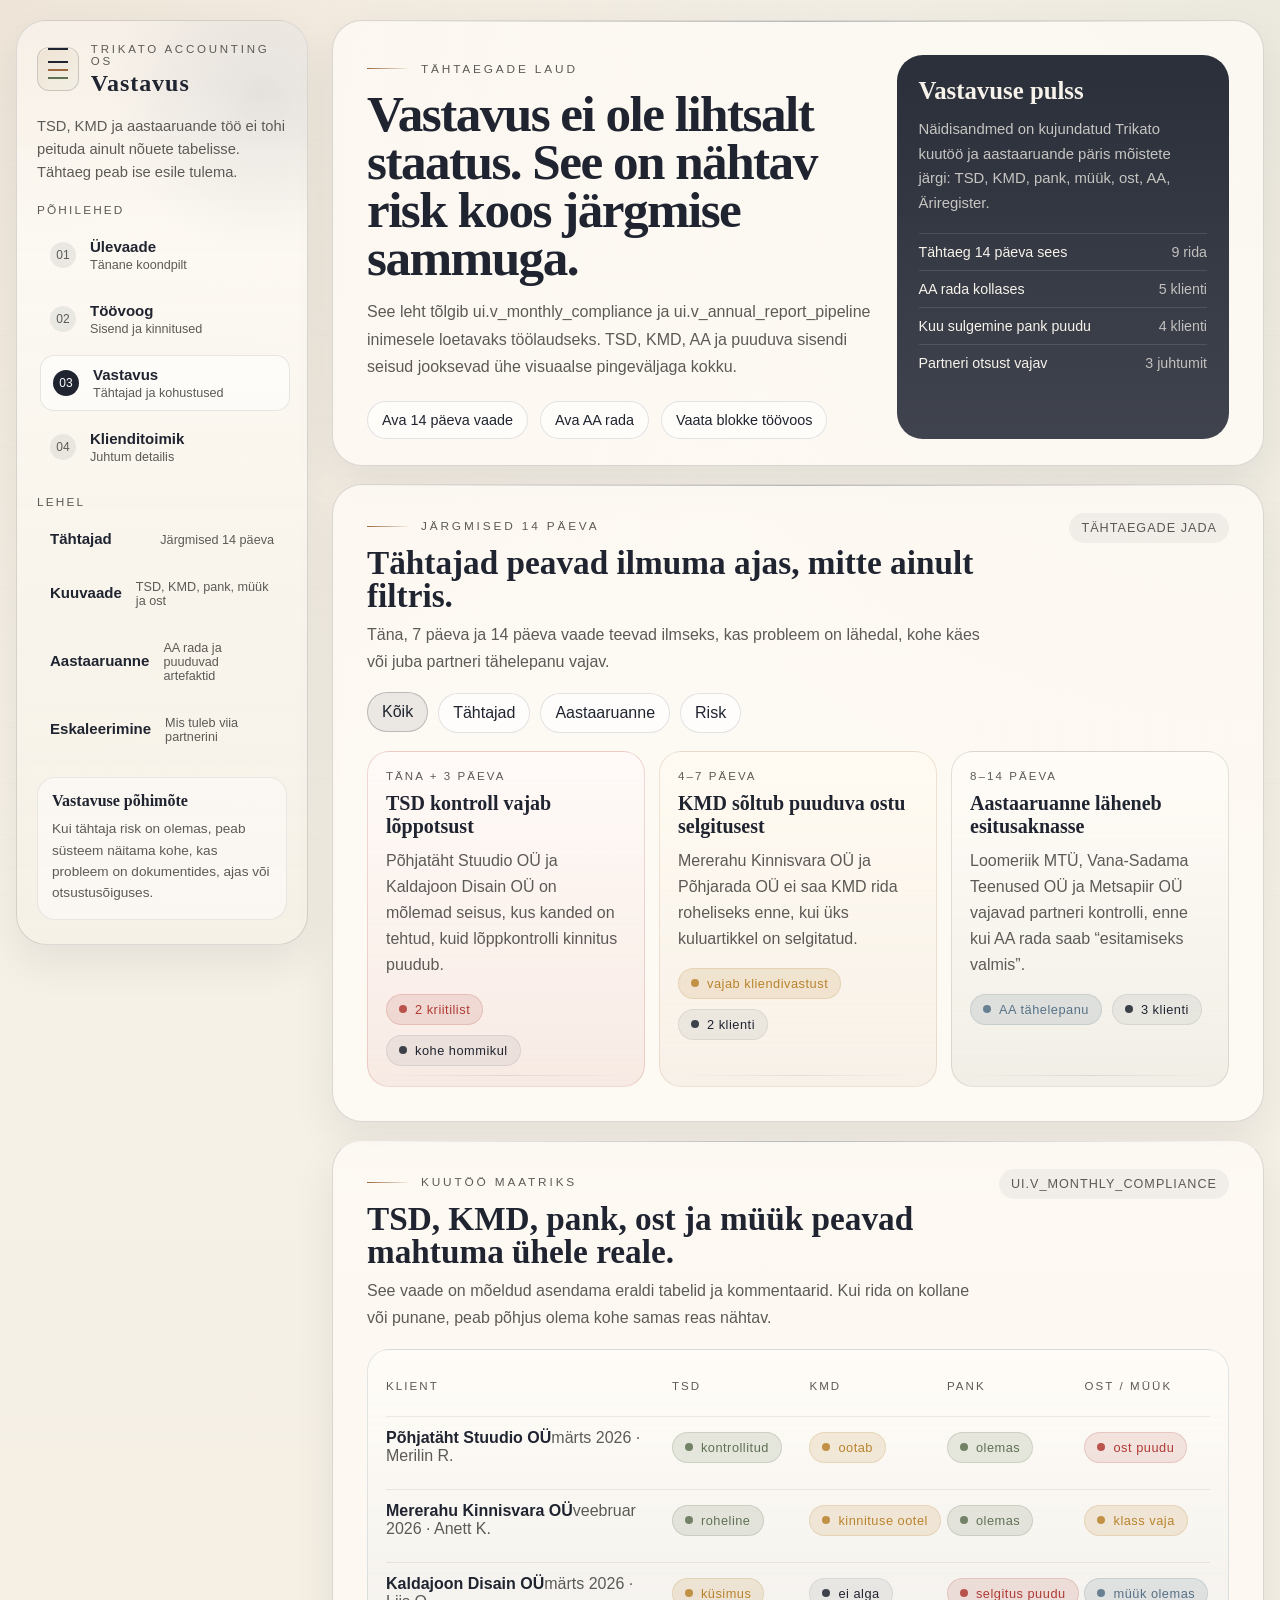
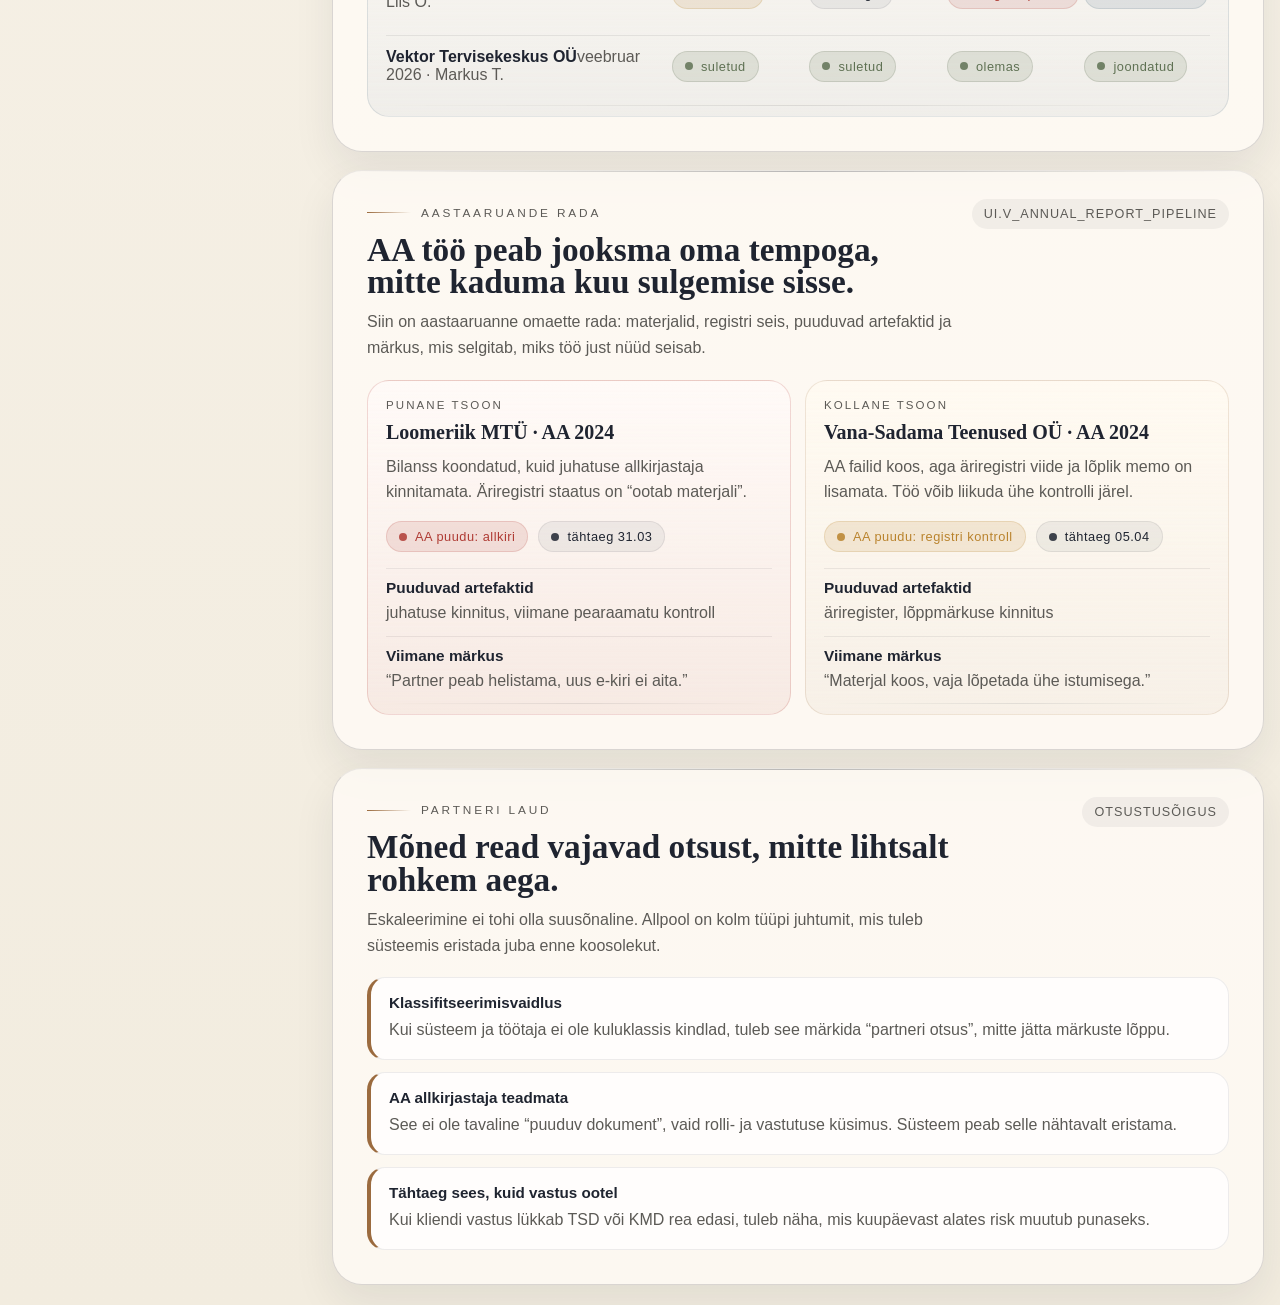
<file: prototype/vastavus.html>
<!DOCTYPE html>
<html lang="et">
<head>
  <meta charset="UTF-8">
  <meta name="viewport" content="width=device-width, initial-scale=1.0">
  <title>Trikato OS — Vastavus</title>
  <link rel="icon" href="assets/favicon.svg" type="image/svg+xml">
  <link rel="stylesheet" href="assets/styles.css">
  <script defer src="assets/app.js"></script>
</head>
<body data-page="vastavus">
  <div class="shell">
    <aside class="rail">
      <div class="brand-mark">
        <div class="brand-sigil" aria-hidden="true"></div>
        <div class="brand-copy">
          <small>Trikato Accounting OS</small>
          <strong>Vastavus</strong>
        </div>
      </div>
      <p class="rail-intro">
        TSD, KMD ja aastaaruande töö ei tohi peituda ainult nõuete tabelisse. Tähtaeg peab ise esile tulema.
      </p>

      <div class="nav-group">
        <div class="nav-group-title">Põhilehed</div>
        <nav class="main-nav" aria-label="Põhinavigatsioon">
          <a href="index.html"><span class="nav-index">01</span><span class="nav-copy"><strong>Ülevaade</strong><span>Tänane koondpilt</span></span></a>
          <a href="toovoog.html"><span class="nav-index">02</span><span class="nav-copy"><strong>Töövoog</strong><span>Sisend ja kinnitused</span></span></a>
          <a href="vastavus.html"><span class="nav-index">03</span><span class="nav-copy"><strong>Vastavus</strong><span>Tähtajad ja kohustused</span></span></a>
          <a href="klienditoimik.html"><span class="nav-index">04</span><span class="nav-copy"><strong>Klienditoimik</strong><span>Juhtum detailis</span></span></a>
        </nav>
      </div>

      <div class="nav-group">
        <div class="nav-group-title">Lehel</div>
        <nav class="local-nav" aria-label="Selle lehe jaotised">
          <a href="#tahtajad"><strong>Tähtajad</strong><span>Järgmised 14 päeva</span></a>
          <a href="#kuuvaade"><strong>Kuuvaade</strong><span>TSD, KMD, pank, müük ja ost</span></a>
          <a href="#aastaaruanne"><strong>Aastaaruanne</strong><span>AA rada ja puuduvad artefaktid</span></a>
          <a href="#eskaleerimine"><strong>Eskaleerimine</strong><span>Mis tuleb viia partnerini</span></a>
        </nav>
      </div>

      <div class="rail-note">
        <strong>Vastavuse põhimõte</strong>
        <p>Kui tähtaja risk on olemas, peab süsteem näitama kohe, kas probleem on dokumentides, ajas või otsustusõiguses.</p>
      </div>
    </aside>

    <main class="content">
      <section class="page-block">
        <div class="hero">
          <div>
            <div class="eyebrow">Tähtaegade laud</div>
            <h1>Vastavus ei ole lihtsalt staatus. See on nähtav risk koos järgmise sammuga.</h1>
            <p>
              See leht tõlgib <span class="muted">ui.v_monthly_compliance</span> ja <span class="muted">ui.v_annual_report_pipeline</span>
              inimesele loetavaks töölaudseks. TSD, KMD, AA ja puuduva sisendi seisud jooksevad ühe visuaalse pingeväljaga kokku.
            </p>
            <div class="hero-actions">
              <a class="hero-link" href="#tahtajad">Ava 14 päeva vaade</a>
              <a class="hero-link" href="#aastaaruanne">Ava AA rada</a>
              <a class="hero-link" href="toovoog.html#blokeeringud">Vaata blokke töövoos</a>
            </div>
          </div>

          <aside class="hero-aside">
            <h2>Vastavuse pulss</h2>
            <p>Näidisandmed on kujundatud Trikato kuutöö ja aastaaruande päris mõistete järgi: TSD, KMD, pank, müük, ost, AA, Äriregister.</p>
            <ul class="hero-list">
              <li><span>Tähtaeg 14 päeva sees</span><span>9 rida</span></li>
              <li><span>AA rada kollases</span><span>5 klienti</span></li>
              <li><span>Kuu sulgemine pank puudu</span><span>4 klienti</span></li>
              <li><span>Partneri otsust vajav</span><span>3 juhtumit</span></li>
            </ul>
          </aside>
        </div>
      </section>

      <section class="page-block section" id="tahtajad">
        <div class="section-head">
          <div>
            <div class="eyebrow">Järgmised 14 päeva</div>
            <h2>Tähtajad peavad ilmuma ajas, mitte ainult filtris.</h2>
            <p>Täna, 7 päeva ja 14 päeva vaade teevad ilmseks, kas probleem on lähedal, kohe käes või juba partneri tähelepanu vajav.</p>
          </div>
          <span class="section-tag">tähtaegade jada</span>
        </div>

        <div class="filter-bar" data-filter-group="compliance" data-filter-target=".filterable-compliance">
          <button class="filter-chip is-active" type="button" data-filter-value="all" aria-pressed="true">Kõik</button>
          <button class="filter-chip" type="button" data-filter-value="tahtaeg" aria-pressed="false">Tähtajad</button>
          <button class="filter-chip" type="button" data-filter-value="aa" aria-pressed="false">Aastaaruanne</button>
          <button class="filter-chip" type="button" data-filter-value="risk" aria-pressed="false">Risk</button>
        </div>

        <div class="triple-grid">
          <article class="stack-card tone-red filterable filterable-compliance" data-filter-tags="tahtaeg risk">
            <span class="micro-label">Täna + 3 päeva</span>
            <h3>TSD kontroll vajab lõppotsust</h3>
            <p>Põhjatäht Stuudio OÜ ja Kaldajoon Disain OÜ on mõlemad seisus, kus kanded on tehtud, kuid lõppkontrolli kinnitus puudub.</p>
            <div class="status-row">
              <span class="badge badge-alert">2 kriitilist</span>
              <span class="badge badge-neutral">kohe hommikul</span>
            </div>
          </article>

          <article class="stack-card tone-bronze filterable filterable-compliance" data-filter-tags="tahtaeg risk">
            <span class="micro-label">4–7 päeva</span>
            <h3>KMD sõltub puuduva ostu selgitusest</h3>
            <p>Mererahu Kinnisvara OÜ ja Põhjarada OÜ ei saa KMD rida roheliseks enne, kui üks kuluartikkel on selgitatud.</p>
            <div class="status-row">
              <span class="badge badge-warning">vajab kliendivastust</span>
              <span class="badge badge-neutral">2 klienti</span>
            </div>
          </article>

          <article class="stack-card tone-moss filterable filterable-compliance" data-filter-tags="aa tahtaeg">
            <span class="micro-label">8–14 päeva</span>
            <h3>Aastaaruanne läheneb esitusaknasse</h3>
            <p>Loomeriik MTÜ, Vana-Sadama Teenused OÜ ja Metsapiir OÜ vajavad partneri kontrolli, enne kui AA rada saab “esitamiseks valmis”.</p>
            <div class="status-row">
              <span class="badge badge-info">AA tähelepanu</span>
              <span class="badge badge-neutral">3 klienti</span>
            </div>
          </article>
        </div>
      </section>

      <section class="page-block section" id="kuuvaade">
        <div class="section-head">
          <div>
            <div class="eyebrow">Kuutöö maatriks</div>
            <h2>TSD, KMD, pank, ost ja müük peavad mahtuma ühele reale.</h2>
            <p>See vaade on mõeldud asendama eraldi tabelid ja kommentaarid. Kui rida on kollane või punane, peab põhjus olema kohe samas reas nähtav.</p>
          </div>
          <span class="section-tag">ui.v_monthly_compliance</span>
        </div>

        <div class="panel tone-steel">
          <div class="ledger-grid">
            <div class="ledger-row ledger-head">
              <div>Klient</div>
              <div>TSD</div>
              <div>KMD</div>
              <div>Pank</div>
              <div>Ost / Müük</div>
            </div>
            <div class="ledger-row">
              <div><strong>Põhjatäht Stuudio OÜ</strong><span class="muted">märts 2026 · Merilin R.</span></div>
              <div><span class="badge badge-okay">kontrollitud</span></div>
              <div><span class="badge badge-warning">ootab</span></div>
              <div><span class="badge badge-okay">olemas</span></div>
              <div><span class="badge badge-alert">ost puudu</span></div>
            </div>
            <div class="ledger-row">
              <div><strong>Mererahu Kinnisvara OÜ</strong><span class="muted">veebruar 2026 · Anett K.</span></div>
              <div><span class="badge badge-okay">roheline</span></div>
              <div><span class="badge badge-warning">kinnituse ootel</span></div>
              <div><span class="badge badge-okay">olemas</span></div>
              <div><span class="badge badge-warning">klass vaja</span></div>
            </div>
            <div class="ledger-row">
              <div><strong>Kaldajoon Disain OÜ</strong><span class="muted">märts 2026 · Liis O.</span></div>
              <div><span class="badge badge-warning">küsimus</span></div>
              <div><span class="badge badge-neutral">ei alga</span></div>
              <div><span class="badge badge-alert">selgitus puudu</span></div>
              <div><span class="badge badge-info">müük olemas</span></div>
            </div>
            <div class="ledger-row">
              <div><strong>Vektor Tervisekeskus OÜ</strong><span class="muted">veebruar 2026 · Markus T.</span></div>
              <div><span class="badge badge-okay">suletud</span></div>
              <div><span class="badge badge-okay">suletud</span></div>
              <div><span class="badge badge-okay">olemas</span></div>
              <div><span class="badge badge-okay">joondatud</span></div>
            </div>
          </div>
        </div>
      </section>

      <section class="page-block section" id="aastaaruanne">
        <div class="section-head">
          <div>
            <div class="eyebrow">Aastaaruande rada</div>
            <h2>AA töö peab jooksma oma tempoga, mitte kaduma kuu sulgemise sisse.</h2>
            <p>Siin on aastaaruanne omaette rada: materjalid, registri seis, puuduvad artefaktid ja märkus, mis selgitab, miks töö just nüüd seisab.</p>
          </div>
          <span class="section-tag">ui.v_annual_report_pipeline</span>
        </div>

        <div class="dual-grid">
          <article class="panel tone-red filterable filterable-compliance" data-filter-tags="aa risk">
            <span class="micro-label">Punane tsoon</span>
            <h3>Loomeriik MTÜ · AA 2024</h3>
            <p>Bilanss koondatud, kuid juhatuse allkirjastaja kinnitamata. Äriregistri staatus on “ootab materjali”.</p>
            <div class="status-row">
              <span class="badge badge-alert">AA puudu: allkiri</span>
              <span class="badge badge-neutral">tähtaeg 31.03</span>
            </div>
            <ul class="plain-list">
              <li><strong>Puuduvad artefaktid</strong><span>juhatuse kinnitus, viimane pearaamatu kontroll</span></li>
              <li><strong>Viimane märkus</strong><span>“Partner peab helistama, uus e-kiri ei aita.”</span></li>
            </ul>
          </article>

          <article class="panel tone-bronze filterable filterable-compliance" data-filter-tags="aa">
            <span class="micro-label">Kollane tsoon</span>
            <h3>Vana-Sadama Teenused OÜ · AA 2024</h3>
            <p>AA failid koos, aga äriregistri viide ja lõplik memo on lisamata. Töö võib liikuda ühe kontrolli järel.</p>
            <div class="status-row">
              <span class="badge badge-warning">AA puudu: registri kontroll</span>
              <span class="badge badge-neutral">tähtaeg 05.04</span>
            </div>
            <ul class="plain-list">
              <li><strong>Puuduvad artefaktid</strong><span>äriregister, lõppmärkuse kinnitus</span></li>
              <li><strong>Viimane märkus</strong><span>“Materjal koos, vaja lõpetada ühe istumisega.”</span></li>
            </ul>
          </article>
        </div>
      </section>

      <section class="page-block section" id="eskaleerimine">
        <div class="section-head">
          <div>
            <div class="eyebrow">Partneri laud</div>
            <h2>Mõned read vajavad otsust, mitte lihtsalt rohkem aega.</h2>
            <p>Eskaleerimine ei tohi olla suusõnaline. Allpool on kolm tüüpi juhtumit, mis tuleb süsteemis eristada juba enne koosolekut.</p>
          </div>
          <span class="section-tag">otsustusõigus</span>
        </div>

        <div class="note-stack">
          <article class="note-card filterable filterable-compliance" data-filter-tags="risk">
            <strong>Klassifitseerimisvaidlus</strong>
            <p>Kui süsteem ja töötaja ei ole kuluklassis kindlad, tuleb see märkida “partneri otsus”, mitte jätta märkuste lõppu.</p>
          </article>
          <article class="note-card filterable filterable-compliance" data-filter-tags="aa risk">
            <strong>AA allkirjastaja teadmata</strong>
            <p>See ei ole tavaline “puuduv dokument”, vaid rolli- ja vastutuse küsimus. Süsteem peab selle nähtavalt eristama.</p>
          </article>
          <article class="note-card filterable filterable-compliance" data-filter-tags="tahtaeg risk">
            <strong>Tähtaeg sees, kuid vastus ootel</strong>
            <p>Kui kliendi vastus lükkab TSD või KMD rea edasi, tuleb näha, mis kuupäevast alates risk muutub punaseks.</p>
          </article>
        </div>
      </section>
    </main>
  </div>
</body>
</html>
</file>
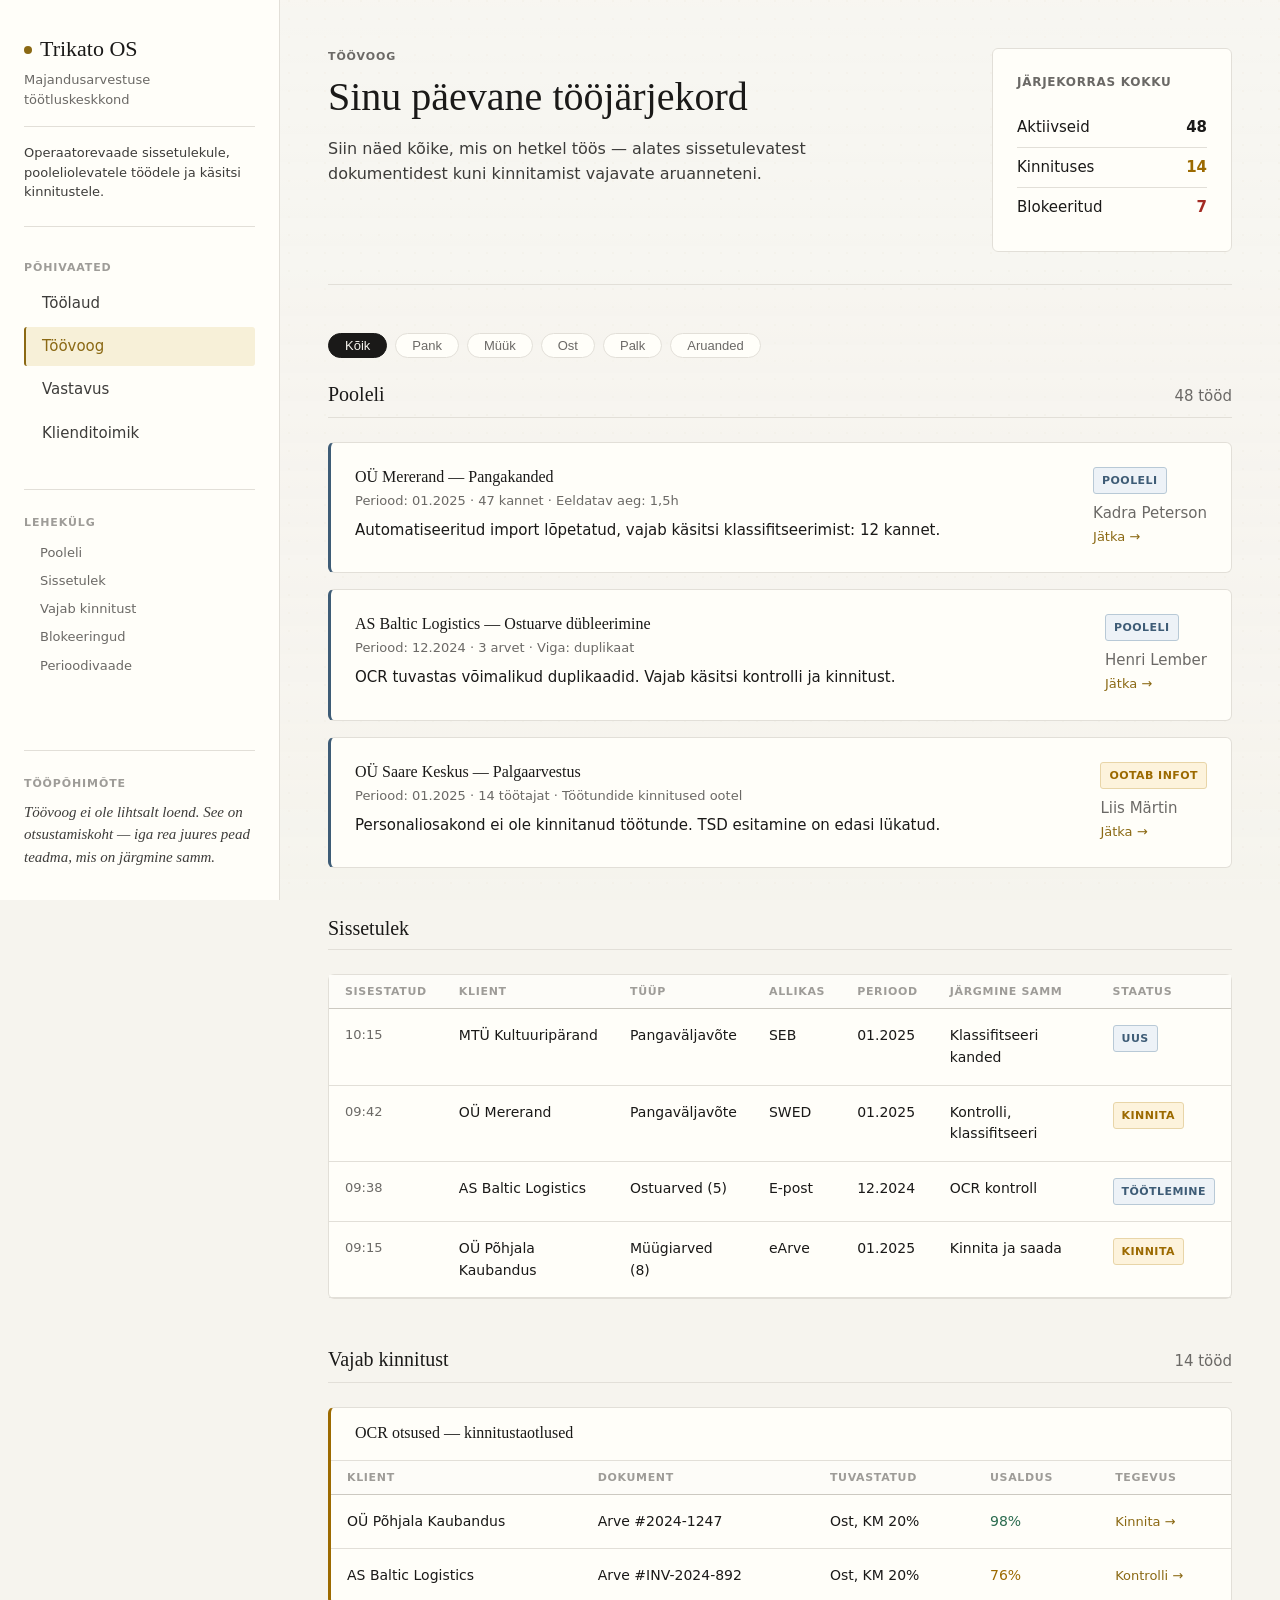
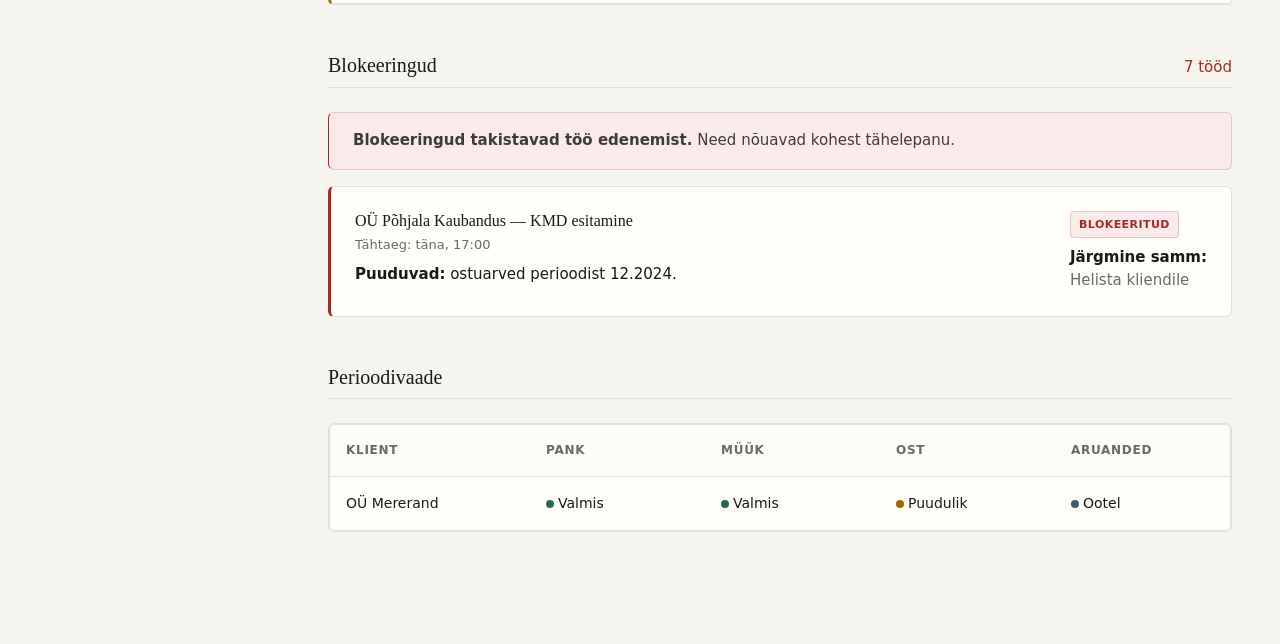
<file: prototype/solution.2./ht2.html>
<!DOCTYPE html>

<html lang="et">

<head>

  <meta charset="UTF-8">

  <meta name="viewport" content="width=device-width, initial-scale=1.0">

  <meta name="description" content="Trikato OS — Töövoog ja tööjärjekord">

  <title>Trikato OS — Töövoog</title>

  <link rel="stylesheet" href="assets/styles.css">
  <link rel="icon" type="image/svg+xml" href="assets/favicon.svg">

</head>

<body>

  <button class="rail-toggle" aria-label="Avamenüü" aria-expanded="false"><span class="rail-toggle-icon"></span></button>

  <div class="layout">

    <aside class="rail" role="navigation" aria-label="Põhinavigatsioon">

      <div class="rail-inner">

        <div class="rail-brand"><div class="rail-logo"><span class="rail-logo-mark" aria-hidden="true"></span>Trikato OS</div><div class="rail-tagline">Majandusarvestuse töötluskeskkond</div><div class="rail-intro">Operaatorevaade sissetulekule, pooleliolevatele töödele ja käsitsi kinnitustele.</div></div>

        <nav class="rail-nav"><div class="rail-nav-label">Põhivaated</div><ul class="rail-nav-list"><li class="rail-nav-item"><a href="index.html" class="rail-nav-link">Töölaud</a></li><li class="rail-nav-item"><a href="toovoog.html" class="rail-nav-link active" aria-current="page">Töövoog</a></li><li class="rail-nav-item"><a href="vastavus.html" class="rail-nav-link">Vastavus</a></li><li class="rail-nav-item"><a href="klienditoimik.html" class="rail-nav-link">Klienditoimik</a></li></ul></nav>

        <nav class="rail-page-nav"><div class="rail-nav-label">Lehekülg</div><ul class="rail-page-nav-list"><li><a href="#pooleli" class="rail-page-nav-link">Pooleli</a></li><li><a href="#sissetulek" class="rail-page-nav-link">Sissetulek</a></li><li><a href="#kinnitused" class="rail-page-nav-link">Vajab kinnitust</a></li><li><a href="#blokeeringud" class="rail-page-nav-link">Blokeeringud</a></li><li><a href="#periood" class="rail-page-nav-link">Perioodivaade</a></li></ul></nav>

        <div class="rail-principle"><div class="rail-principle-label">Tööpõhimõte</div><p class="rail-principle-text">Töövoog ei ole lihtsalt loend. See on otsustamiskoht — iga rea juures pead teadma, mis on järgmine samm.</p></div>

      </div>

    </aside>

    <main class="main"><div class="main-inner">

      <header class="hero animate-in"><div class="hero-grid"><div><div class="eyebrow">Töövoog</div><h1 class="page-statement">Sinu päevane tööjärjekord</h1><p class="page-explanation">Siin näed kõike, mis on hetkel töös — alates sissetulevatest dokumentidest kuni kinnitamist vajavate aruanneteni.</p></div><aside class="hero-aside"><div class="hero-aside-title">Järjekorras kokku</div><ul class="hero-aside-list"><li class="hero-aside-item"><span>Aktiivseid</span><span class="hero-aside-value">48</span></li><li class="hero-aside-item"><span>Kinnituses</span><span class="hero-aside-value warning">14</span></li><li class="hero-aside-item"><span>Blokeeritud</span><span class="hero-aside-value danger">7</span></li></ul></aside></div></header>

      <div class="filter-bar animate-in animate-delay-1"><button class="filter-chip active" data-filter="all">Kõik</button><button class="filter-chip" data-filter="bank">Pank</button><button class="filter-chip" data-filter="sales">Müük</button><button class="filter-chip" data-filter="purchase">Ost</button><button class="filter-chip" data-filter="salary">Palk</button><button class="filter-chip" data-filter="report">Aruanded</button></div>

      <section id="pooleli" class="section animate-in animate-delay-2"><header class="section-header"><h2 class="section-title">Pooleli</h2><span class="text-muted">48 tööd</span></header><div class="work-card work-card-accent info"><div><h3 class="work-card-title">OÜ Mererand — Pangakanded</h3><p class="work-card-meta">Periood: 01.2025 · 47 kannet · Eeldatav aeg: 1,5h</p><p>Automatiseeritud import lõpetatud, vajab käsitsi klassifitseerimist: 12 kannet.</p></div><div><span class="badge badge-info">Pooleli</span><div class="mt-sm text-muted">Kadra Peterson</div><a href="klienditoimik.html" class="work-card-action mt-sm">Jätka →</a></div></div><div class="work-card work-card-accent info"><div><h3 class="work-card-title">AS Baltic Logistics — Ostuarve dübleerimine</h3><p class="work-card-meta">Periood: 12.2024 · 3 arvet · Viga: duplikaat</p><p>OCR tuvastas võimalikud duplikaadid. Vajab käsitsi kontrolli ja kinnitust.</p></div><div><span class="badge badge-info">Pooleli</span><div class="mt-sm text-muted">Henri Lember</div><a href="klienditoimik.html" class="work-card-action mt-sm">Jätka →</a></div></div><div class="work-card work-card-accent info"><div><h3 class="work-card-title">OÜ Saare Keskus — Palgaarvestus</h3><p class="work-card-meta">Periood: 01.2025 · 14 töötajat · Töötundide kinnitused ootel</p><p>Personaliosakond ei ole kinnitanud töötunde. TSD esitamine on edasi lükatud.</p></div><div><span class="badge badge-warning">Ootab infot</span><div class="mt-sm text-muted">Liis Märtin</div><a href="klienditoimik.html" class="work-card-action mt-sm">Jätka →</a></div></div></section>

      <section id="sissetulek" class="section animate-in animate-delay-3"><header class="section-header"><h2 class="section-title">Sissetulek</h2></header><div class="panel"><div class="panel-body panel-body-condensed"><div class="table-wrapper"><table class="table"><thead><tr><th>Sisestatud</th><th>Klient</th><th>Tüüp</th><th>Allikas</th><th>Periood</th><th>Järgmine samm</th><th>Staatus</th></tr></thead><tbody><tr><td class="table-cell-muted">10:15</td><td class="table-cell-primary">MTÜ Kultuuripärand</td><td>Pangaväljavõte</td><td>SEB</td><td>01.2025</td><td>Klassifitseeri kanded</td><td><span class="badge badge-info">Uus</span></td></tr><tr><td class="table-cell-muted">09:42</td><td class="table-cell-primary">OÜ Mererand</td><td>Pangaväljavõte</td><td>SWED</td><td>01.2025</td><td>Kontrolli, klassifitseeri</td><td><span class="badge badge-warning">Kinnita</span></td></tr><tr><td class="table-cell-muted">09:38</td><td class="table-cell-primary">AS Baltic Logistics</td><td>Ostuarved (5)</td><td>E-post</td><td>12.2024</td><td>OCR kontroll</td><td><span class="badge badge-info">Töötlemine</span></td></tr><tr><td class="table-cell-muted">09:15</td><td class="table-cell-primary">OÜ Põhjala Kaubandus</td><td>Müügiarved (8)</td><td>eArve</td><td>01.2025</td><td>Kinnita ja saada</td><td><span class="badge badge-warning">Kinnita</span></td></tr></tbody></table></div></div></div></section>

      <section id="kinnitused" class="section animate-in animate-delay-4"><header class="section-header"><h2 class="section-title">Vajab kinnitust</h2><span class="text-muted">14 tööd</span></header><div class="panel panel-accent warning"><div class="panel-header"><h3 class="panel-title">OCR otsused — kinnitustaotlused</h3></div><div class="panel-body panel-body-condensed"><div class="table-wrapper"><table class="table"><thead><tr><th>Klient</th><th>Dokument</th><th>Tuvastatud</th><th>Usaldus</th><th>Tegevus</th></tr></thead><tbody><tr><td class="table-cell-primary">OÜ Põhjala Kaubandus</td><td>Arve #2024-1247</td><td>Ost, KM 20%</td><td><span class="text-success">98%</span></td><td><a href="klienditoimik.html" class="section-link">Kinnita →</a></td></tr><tr><td class="table-cell-primary">AS Baltic Logistics</td><td>Arve #INV-2024-892</td><td>Ost, KM 20%</td><td><span class="text-warning">76%</span></td><td><a href="klienditoimik.html" class="section-link">Kontrolli →</a></td></tr></tbody></table></div></div></div></section>

      <section id="blokeeringud" class="section animate-in animate-delay-5"><header class="section-header"><h2 class="section-title">Blokeeringud</h2><span class="text-danger">7 tööd</span></header><div class="note note-danger"><strong>Blokeeringud takistavad töö edenemist.</strong> Need nõuavad kohest tähelepanu.</div><div class="work-card work-card-accent danger"><div><h3 class="work-card-title">OÜ Põhjala Kaubandus — KMD esitamine</h3><p class="work-card-meta">Tähtaeg: täna, 17:00</p><p><strong>Puuduvad:</strong> ostuarved perioodist 12.2024.</p></div><div><span class="badge badge-danger">Blokeeritud</span><div class="mt-sm"><strong>Järgmine samm:</strong><p class="text-muted">Helista kliendile</p></div></div></div></section>

      <section id="periood" class="section animate-in animate-delay-6"><header class="section-header"><h2 class="section-title">Perioodivaade</h2></header><div class="panel"><div class="panel-body panel-body-condensed"><div class="matrix"><div class="matrix-row matrix-header"><div class="matrix-cell">Klient</div><div class="matrix-cell">Pank</div><div class="matrix-cell">Müük</div><div class="matrix-cell">Ost</div><div class="matrix-cell">Aruanded</div></div><div class="matrix-row"><div class="matrix-cell matrix-label">OÜ Mererand</div><div class="matrix-cell" data-label="Pank"><span class="matrix-status"><span class="matrix-indicator complete"></span>Valmis</span></div><div class="matrix-cell" data-label="Müük"><span class="matrix-status"><span class="matrix-indicator complete"></span>Valmis</span></div><div class="matrix-cell" data-label="Ost"><span class="matrix-status"><span class="matrix-indicator pending"></span>Puudulik</span></div><div class="matrix-cell" data-label="Aruanded"><span class="matrix-status"><span class="matrix-indicator waiting"></span>Ootel</span></div></div></div></div></div></section>

    </div></main>

  </div>

  <script src="assets/app.js"></script>

</body>

</html>
</file>
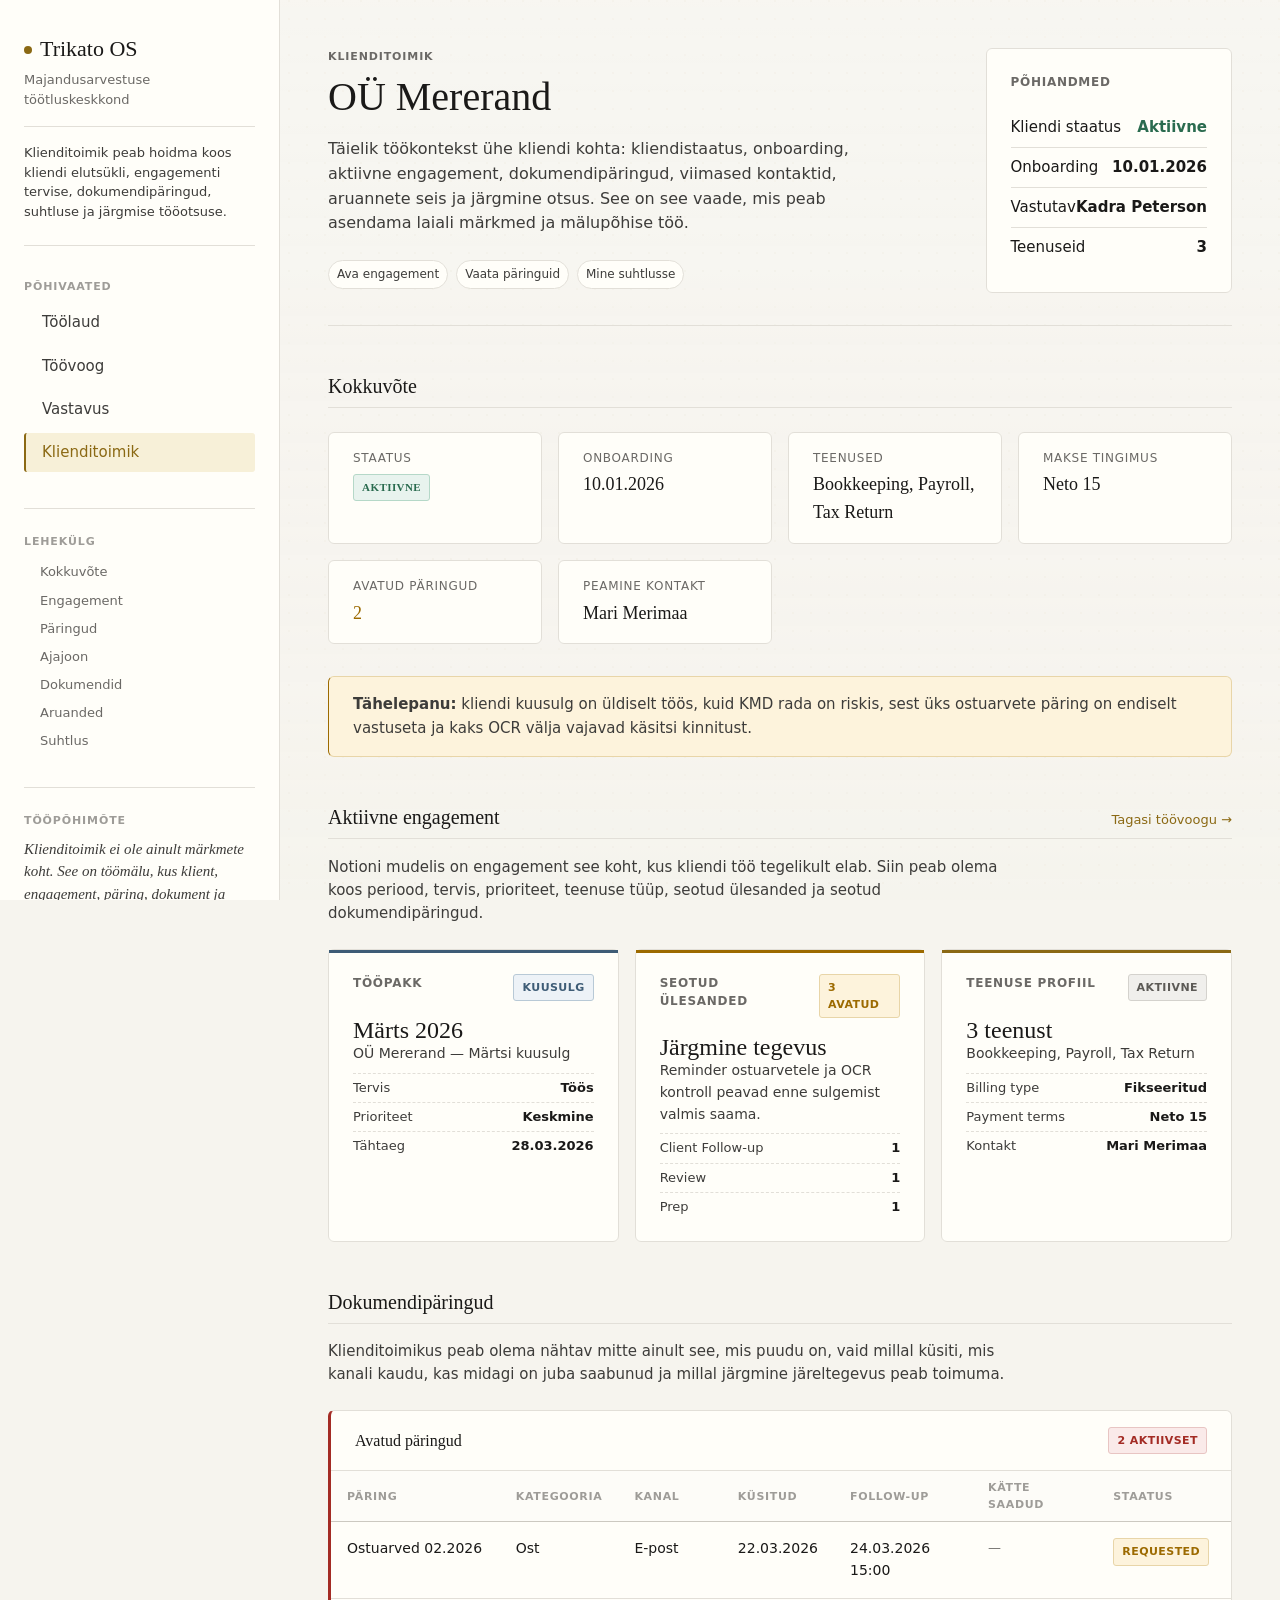
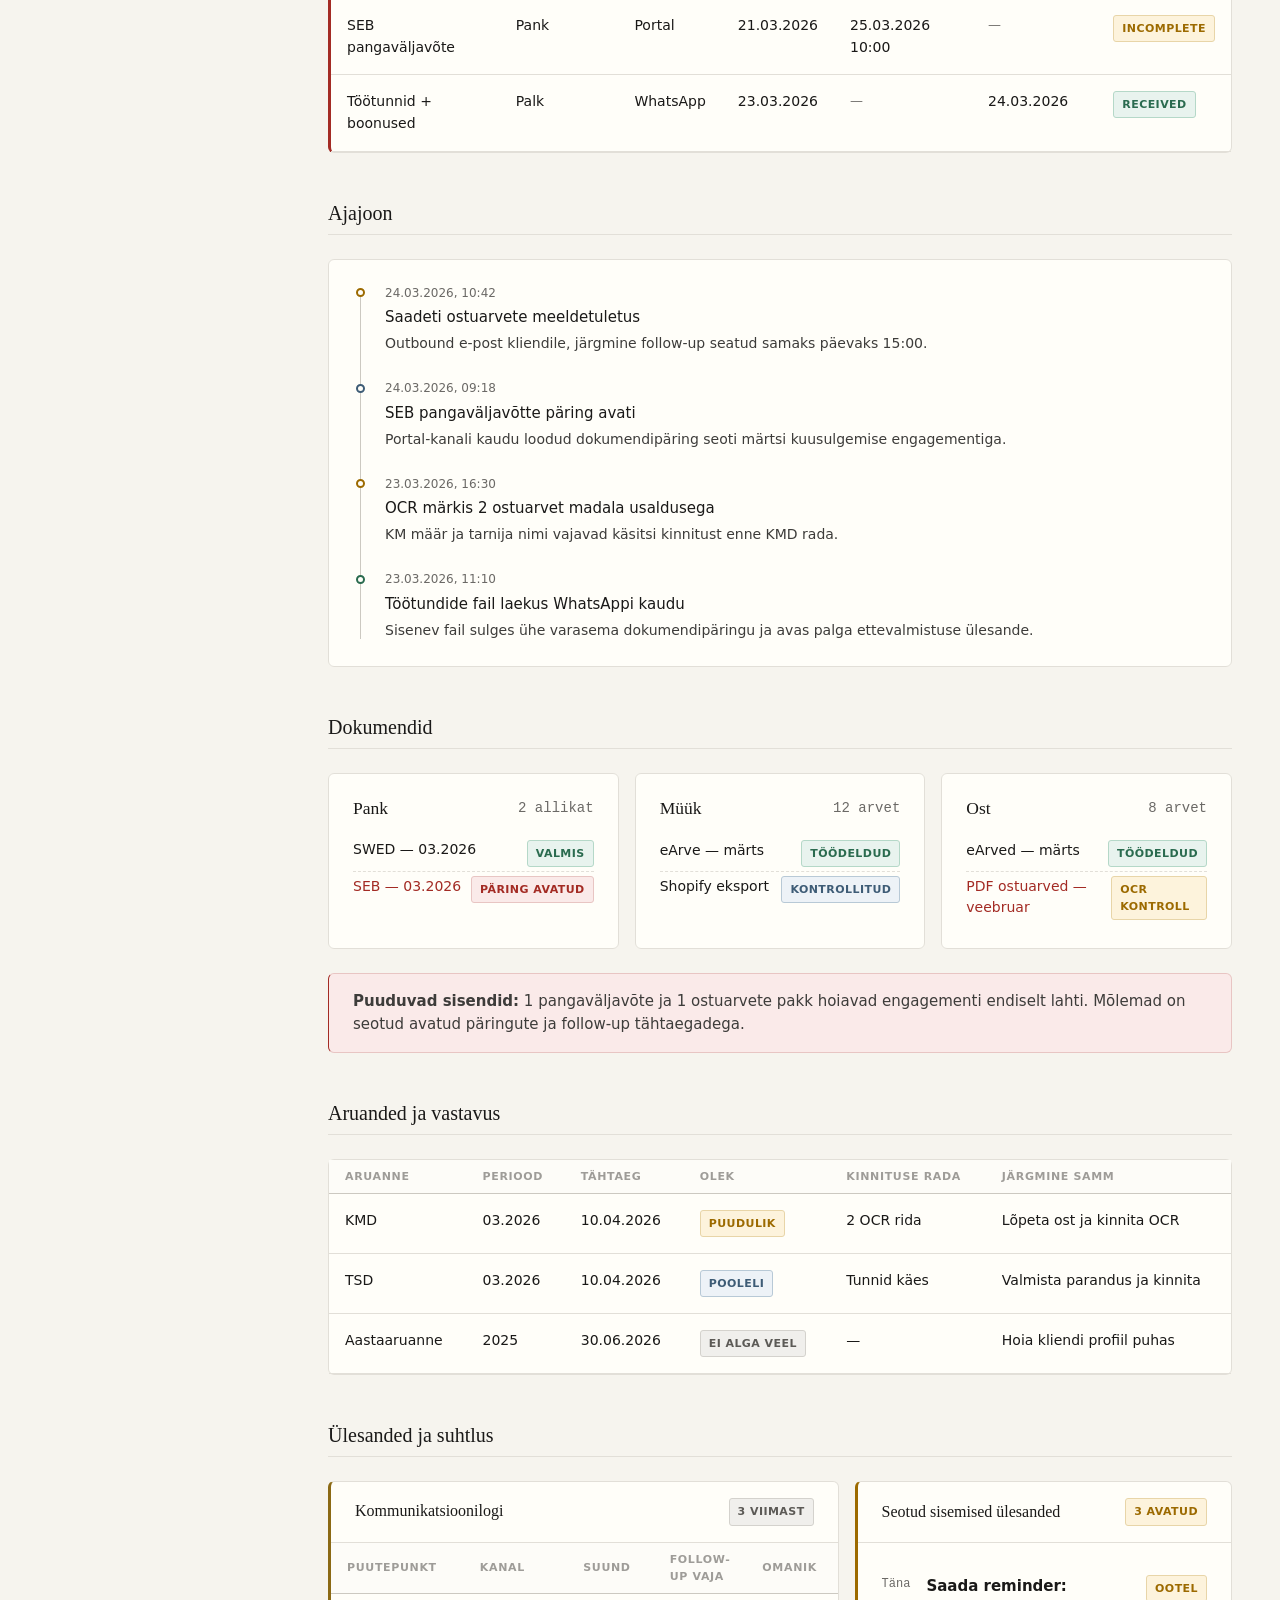
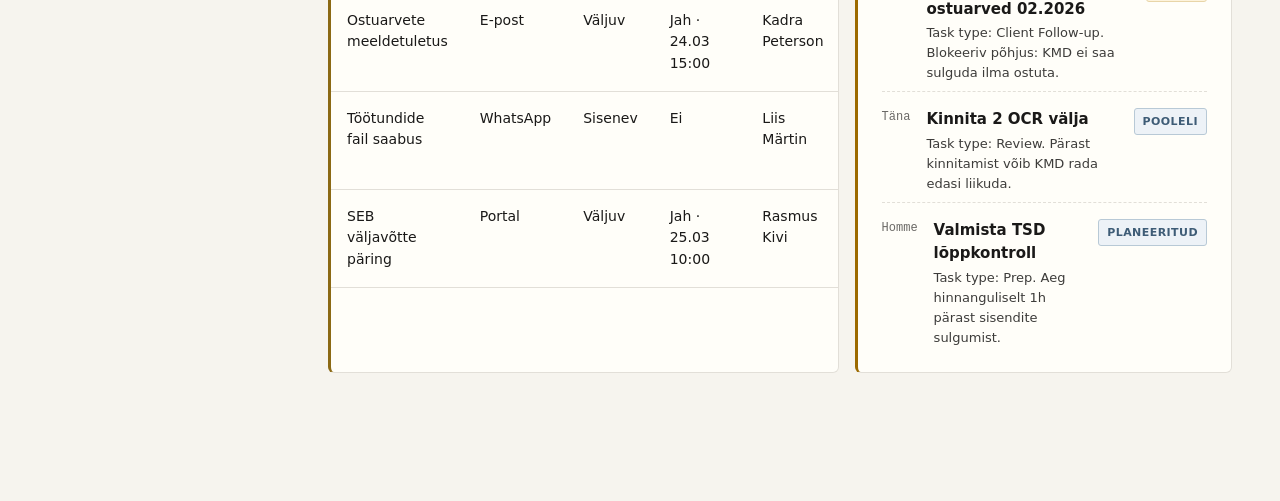
<file: prototype/solution.2./klienditoimik.html>
<!DOCTYPE html>
<html lang="et">
<head>
  <meta charset="UTF-8">
  <meta name="viewport" content="width=device-width, initial-scale=1.0">
  <meta name="description" content="Trikato OS — Klienditoimik: OÜ Mererand">
  <title>Trikato OS — Klienditoimik: OÜ Mererand</title>
  <link rel="stylesheet" href="assets/styles.css">
  <link rel="icon" type="image/svg+xml" href="assets/favicon.svg">
</head>
<body>
  <button class="rail-toggle" aria-label="Avamenüü" aria-expanded="false"><span class="rail-toggle-icon"></span></button>

  <div class="layout">
    <aside class="rail" role="navigation" aria-label="Põhinavigatsioon">
      <div class="rail-inner">
        <div class="rail-brand">
          <div class="rail-logo"><span class="rail-logo-mark" aria-hidden="true"></span>Trikato OS</div>
          <div class="rail-tagline">Majandusarvestuse töötluskeskkond</div>
          <div class="rail-intro">Klienditoimik peab hoidma koos kliendi elutsükli, engagementi tervise, dokumendipäringud, suhtluse ja järgmise tööotsuse.</div>
        </div>

        <nav class="rail-nav">
          <div class="rail-nav-label">Põhivaated</div>
          <ul class="rail-nav-list">
            <li class="rail-nav-item"><a href="index.html" class="rail-nav-link">Töölaud</a></li>
            <li class="rail-nav-item"><a href="toovoog.html" class="rail-nav-link">Töövoog</a></li>
            <li class="rail-nav-item"><a href="vastavus.html" class="rail-nav-link">Vastavus</a></li>
            <li class="rail-nav-item"><a href="klienditoimik.html" class="rail-nav-link active" aria-current="page">Klienditoimik</a></li>
          </ul>
        </nav>

        <nav class="rail-page-nav">
          <div class="rail-nav-label">Lehekülg</div>
          <ul class="rail-page-nav-list">
            <li><a href="#kokkuvote" class="rail-page-nav-link">Kokkuvõte</a></li>
            <li><a href="#engagement" class="rail-page-nav-link">Engagement</a></li>
            <li><a href="#taotlused" class="rail-page-nav-link">Päringud</a></li>
            <li><a href="#ajajoon" class="rail-page-nav-link">Ajajoon</a></li>
            <li><a href="#dokumendid" class="rail-page-nav-link">Dokumendid</a></li>
            <li><a href="#aruanded" class="rail-page-nav-link">Aruanded</a></li>
            <li><a href="#suhtlus" class="rail-page-nav-link">Suhtlus</a></li>
          </ul>
        </nav>

        <div class="rail-principle">
          <div class="rail-principle-label">Tööpõhimõte</div>
          <p class="rail-principle-text">Klienditoimik ei ole ainult märkmete koht. See on töömälu, kus klient, engagement, päring, dokument ja suhtlus peavad olema omavahel seotud.</p>
        </div>
      </div>
    </aside>

    <main class="main">
      <div class="main-inner">
        <header class="hero animate-in">
          <div class="hero-grid">
            <div>
              <div class="eyebrow">Klienditoimik</div>
              <h1 class="page-statement">OÜ Mererand</h1>
              <p class="page-explanation">Täielik töökontekst ühe kliendi kohta: kliendistaatus, onboarding, aktiivne engagement, dokumendipäringud, viimased kontaktid, aruannete seis ja järgmine otsus. See on see vaade, mis peab asendama laiali märkmed ja mälupõhise töö.</p>
              <div class="inline-actions">
                <a href="#engagement" class="inline-action">Ava engagement</a>
                <a href="#taotlused" class="inline-action">Vaata päringuid</a>
                <a href="#suhtlus" class="inline-action">Mine suhtlusse</a>
              </div>
            </div>
            <aside class="hero-aside">
              <div class="hero-aside-title">Põhiandmed</div>
              <ul class="hero-aside-list">
                <li class="hero-aside-item"><span>Kliendi staatus</span><span class="hero-aside-value success">Aktiivne</span></li>
                <li class="hero-aside-item"><span>Onboarding</span><span class="hero-aside-value">10.01.2026</span></li>
                <li class="hero-aside-item"><span>Vastutav</span><span class="hero-aside-value">Kadra Peterson</span></li>
                <li class="hero-aside-item"><span>Teenuseid</span><span class="hero-aside-value">3</span></li>
              </ul>
            </aside>
          </div>
        </header>

        <section id="kokkuvote" class="section animate-in animate-delay-1">
          <header class="section-header">
            <h2 class="section-title">Kokkuvõte</h2>
          </header>
          <div class="client-summary">
            <div class="client-summary-item"><div class="client-summary-label">Staatus</div><div class="client-summary-value"><span class="badge badge-success">Aktiivne</span></div></div>
            <div class="client-summary-item"><div class="client-summary-label">Onboarding</div><div class="client-summary-value">10.01.2026</div></div>
            <div class="client-summary-item"><div class="client-summary-label">Teenused</div><div class="client-summary-value">Bookkeeping, Payroll, Tax Return</div></div>
            <div class="client-summary-item"><div class="client-summary-label">Makse tingimus</div><div class="client-summary-value">Neto 15</div></div>
            <div class="client-summary-item"><div class="client-summary-label">Avatud päringud</div><div class="client-summary-value text-warning">2</div></div>
            <div class="client-summary-item"><div class="client-summary-label">Peamine kontakt</div><div class="client-summary-value">Mari Merimaa</div></div>
          </div>
          <div class="note note-warning"><strong>Tähelepanu:</strong> kliendi kuusulg on üldiselt töös, kuid KMD rada on riskis, sest üks ostuarvete päring on endiselt vastuseta ja kaks OCR välja vajavad käsitsi kinnitust.</div>
        </section>

        <section id="engagement" class="section animate-in animate-delay-2">
          <header class="section-header">
            <h2 class="section-title">Aktiivne engagement</h2>
            <a href="toovoog.html#pooleli" class="section-link">Tagasi töövoogu →</a>
          </header>
          <p class="section-lead">Notioni mudelis on engagement see koht, kus kliendi töö tegelikult elab. Siin peab olema koos periood, tervis, prioriteet, teenuse tüüp, seotud ülesanded ja seotud dokumendipäringud.</p>
          <div class="system-grid">
            <article class="system-card info">
              <div class="system-card-header">
                <div class="system-card-label">Tööpakk</div>
                <span class="badge badge-info">Kuusulg</span>
              </div>
              <div class="system-card-value">Märts 2026</div>
              <p class="system-card-meta">OÜ Mererand — Märtsi kuusulg</p>
              <ul class="system-list">
                <li><span>Tervis</span><strong>Töös</strong></li>
                <li><span>Prioriteet</span><strong>Keskmine</strong></li>
                <li><span>Tähtaeg</span><strong>28.03.2026</strong></li>
              </ul>
            </article>
            <article class="system-card warning">
              <div class="system-card-header">
                <div class="system-card-label">Seotud ülesanded</div>
                <span class="badge badge-warning">3 avatud</span>
              </div>
              <div class="system-card-value">Järgmine tegevus</div>
              <p class="system-card-meta">Reminder ostuarvetele ja OCR kontroll peavad enne sulgemist valmis saama.</p>
              <ul class="system-list">
                <li><span>Client Follow-up</span><strong>1</strong></li>
                <li><span>Review</span><strong>1</strong></li>
                <li><span>Prep</span><strong>1</strong></li>
              </ul>
            </article>
            <article class="system-card bronze">
              <div class="system-card-header">
                <div class="system-card-label">Teenuse profiil</div>
                <span class="badge badge-neutral">Aktiivne</span>
              </div>
              <div class="system-card-value">3 teenust</div>
              <p class="system-card-meta">Bookkeeping, Payroll, Tax Return</p>
              <ul class="system-list">
                <li><span>Billing type</span><strong>Fikseeritud</strong></li>
                <li><span>Payment terms</span><strong>Neto 15</strong></li>
                <li><span>Kontakt</span><strong>Mari Merimaa</strong></li>
              </ul>
            </article>
          </div>
        </section>

        <section id="taotlused" class="section animate-in animate-delay-3">
          <header class="section-header">
            <h2 class="section-title">Dokumendipäringud</h2>
          </header>
          <p class="section-lead">Klienditoimikus peab olema nähtav mitte ainult see, mis puudu on, vaid millal küsiti, mis kanali kaudu, kas midagi on juba saabunud ja millal järgmine järeltegevus peab toimuma.</p>
          <div class="panel panel-accent danger">
            <div class="panel-header">
              <h3 class="panel-title">Avatud päringud</h3>
              <span class="badge badge-danger">2 aktiivset</span>
            </div>
            <div class="panel-body panel-body-condensed">
              <div class="table-wrapper">
                <table class="table">
                  <thead>
                    <tr><th>Päring</th><th>Kategooria</th><th>Kanal</th><th>Küsitud</th><th>Follow-up</th><th>Kätte saadud</th><th>Staatus</th></tr>
                  </thead>
                  <tbody>
                    <tr><td class="table-cell-primary">Ostuarved 02.2026</td><td>Ost</td><td>E-post</td><td>22.03.2026</td><td>24.03.2026 15:00</td><td class="table-cell-muted">—</td><td><span class="badge badge-warning">Requested</span></td></tr>
                    <tr><td class="table-cell-primary">SEB pangaväljavõte</td><td>Pank</td><td>Portal</td><td>21.03.2026</td><td>25.03.2026 10:00</td><td class="table-cell-muted">—</td><td><span class="badge badge-warning">Incomplete</span></td></tr>
                    <tr><td class="table-cell-primary">Töötunnid + boonused</td><td>Palk</td><td>WhatsApp</td><td>23.03.2026</td><td class="table-cell-muted">—</td><td>24.03.2026</td><td><span class="badge badge-success">Received</span></td></tr>
                  </tbody>
                </table>
              </div>
            </div>
          </div>
        </section>

        <section id="ajajoon" class="section animate-in animate-delay-4">
          <header class="section-header">
            <h2 class="section-title">Ajajoon</h2>
          </header>
          <div class="panel">
            <div class="panel-body">
              <div class="timeline">
                <div class="timeline-item">
                  <span class="timeline-dot warning"></span>
                  <div class="timeline-date">24.03.2026, 10:42</div>
                  <div class="timeline-title">Saadeti ostuarvete meeldetuletus</div>
                  <div class="timeline-desc">Outbound e-post kliendile, järgmine follow-up seatud samaks päevaks 15:00.</div>
                </div>
                <div class="timeline-item">
                  <span class="timeline-dot info"></span>
                  <div class="timeline-date">24.03.2026, 09:18</div>
                  <div class="timeline-title">SEB pangaväljavõtte päring avati</div>
                  <div class="timeline-desc">Portal-kanali kaudu loodud dokumendipäring seoti märtsi kuusulgemise engagementiga.</div>
                </div>
                <div class="timeline-item">
                  <span class="timeline-dot warning"></span>
                  <div class="timeline-date">23.03.2026, 16:30</div>
                  <div class="timeline-title">OCR märkis 2 ostuarvet madala usaldusega</div>
                  <div class="timeline-desc">KM määr ja tarnija nimi vajavad käsitsi kinnitust enne KMD rada.</div>
                </div>
                <div class="timeline-item">
                  <span class="timeline-dot success"></span>
                  <div class="timeline-date">23.03.2026, 11:10</div>
                  <div class="timeline-title">Töötundide fail laekus WhatsAppi kaudu</div>
                  <div class="timeline-desc">Sisenev fail sulges ühe varasema dokumendipäringu ja avas palga ettevalmistuse ülesande.</div>
                </div>
              </div>
            </div>
          </div>
        </section>

        <section id="dokumendid" class="section animate-in animate-delay-5">
          <header class="section-header">
            <h2 class="section-title">Dokumendid</h2>
          </header>
          <div class="doc-grid">
            <div class="doc-card">
              <div class="doc-card-header">
                <h3 class="doc-card-title">Pank</h3>
                <span class="doc-card-count">2 allikat</span>
              </div>
              <ul class="doc-list">
                <li class="doc-list-item"><span>SWED — 03.2026</span><span class="badge badge-success">Valmis</span></li>
                <li class="doc-list-item missing"><span>SEB — 03.2026</span><span class="badge badge-danger">Päring avatud</span></li>
              </ul>
            </div>
            <div class="doc-card">
              <div class="doc-card-header">
                <h3 class="doc-card-title">Müük</h3>
                <span class="doc-card-count">12 arvet</span>
              </div>
              <ul class="doc-list">
                <li class="doc-list-item"><span>eArve — märts</span><span class="badge badge-success">Töödeldud</span></li>
                <li class="doc-list-item"><span>Shopify eksport</span><span class="badge badge-info">Kontrollitud</span></li>
              </ul>
            </div>
            <div class="doc-card">
              <div class="doc-card-header">
                <h3 class="doc-card-title">Ost</h3>
                <span class="doc-card-count">8 arvet</span>
              </div>
              <ul class="doc-list">
                <li class="doc-list-item"><span>eArved — märts</span><span class="badge badge-success">Töödeldud</span></li>
                <li class="doc-list-item missing"><span>PDF ostuarved — veebruar</span><span class="badge badge-warning">OCR kontroll</span></li>
              </ul>
            </div>
          </div>
          <div class="note note-danger mt-lg"><strong>Puuduvad sisendid:</strong> 1 pangaväljavõte ja 1 ostuarvete pakk hoiavad engagementi endiselt lahti. Mõlemad on seotud avatud päringute ja follow-up tähtaegadega.</div>
        </section>

        <section id="aruanded" class="section animate-in animate-delay-6">
          <header class="section-header">
            <h2 class="section-title">Aruanded ja vastavus</h2>
          </header>
          <div class="panel">
            <div class="panel-body panel-body-condensed">
              <div class="table-wrapper">
                <table class="table">
                  <thead>
                    <tr><th>Aruanne</th><th>Periood</th><th>Tähtaeg</th><th>Olek</th><th>Kinnituse rada</th><th>Järgmine samm</th></tr>
                  </thead>
                  <tbody>
                    <tr><td class="table-cell-primary">KMD</td><td>03.2026</td><td>10.04.2026</td><td><span class="badge badge-warning">Puudulik</span></td><td>2 OCR rida</td><td>Lõpeta ost ja kinnita OCR</td></tr>
                    <tr><td class="table-cell-primary">TSD</td><td>03.2026</td><td>10.04.2026</td><td><span class="badge badge-info">Pooleli</span></td><td>Tunnid käes</td><td>Valmista parandus ja kinnita</td></tr>
                    <tr><td class="table-cell-primary">Aastaaruanne</td><td>2025</td><td>30.06.2026</td><td><span class="badge badge-neutral">Ei alga veel</span></td><td>—</td><td>Hoia kliendi profiil puhas</td></tr>
                  </tbody>
                </table>
              </div>
            </div>
          </div>
        </section>

        <section id="suhtlus" class="section animate-in animate-delay-6">
          <header class="section-header">
            <h2 class="section-title">Ülesanded ja suhtlus</h2>
          </header>
          <div class="ops-cluster">
            <div class="panel panel-accent bronze">
              <div class="panel-header">
                <h3 class="panel-title">Kommunikatsioonilogi</h3>
                <span class="badge badge-neutral">3 viimast</span>
              </div>
              <div class="panel-body panel-body-condensed">
                <div class="table-wrapper">
                  <table class="table">
                    <thead>
                      <tr><th>Puutepunkt</th><th>Kanal</th><th>Suund</th><th>Follow-up vaja</th><th>Omanik</th><th>Kokkuvõte</th></tr>
                    </thead>
                    <tbody>
                      <tr><td class="table-cell-primary">Ostuarvete meeldetuletus</td><td>E-post</td><td>Väljuv</td><td>Jah · 24.03 15:00</td><td>Kadra Peterson</td><td>Paluti puuduvaid ostuarveid koos üleslaadimislingiga.</td></tr>
                      <tr><td class="table-cell-primary">Töötundide fail saabus</td><td>WhatsApp</td><td>Sisenev</td><td>Ei</td><td>Liis Märtin</td><td>Fail kinnitas ühe palgaülesande sisendi.</td></tr>
                      <tr><td class="table-cell-primary">SEB väljavõtte päring</td><td>Portal</td><td>Väljuv</td><td>Jah · 25.03 10:00</td><td>Rasmus Kivi</td><td>Päring avati portaali kaudu ja ootab faili.</td></tr>
                    </tbody>
                  </table>
                </div>
              </div>
            </div>

            <div class="panel panel-accent warning">
              <div class="panel-header">
                <h3 class="panel-title">Seotud sisemised ülesanded</h3>
                <span class="badge badge-warning">3 avatud</span>
              </div>
              <div class="panel-body">
                <ol class="action-log">
                  <li class="action-log-item">
                    <span class="action-log-time">Täna</span>
                    <div>
                      <div class="action-log-title">Saada reminder: ostuarved 02.2026</div>
                      <div class="action-log-desc">Task type: Client Follow-up. Blokeeriv põhjus: KMD ei saa sulguda ilma ostuta.</div>
                    </div>
                    <span class="badge badge-warning">Ootel</span>
                  </li>
                  <li class="action-log-item">
                    <span class="action-log-time">Täna</span>
                    <div>
                      <div class="action-log-title">Kinnita 2 OCR välja</div>
                      <div class="action-log-desc">Task type: Review. Pärast kinnitamist võib KMD rada edasi liikuda.</div>
                    </div>
                    <span class="badge badge-info">Pooleli</span>
                  </li>
                  <li class="action-log-item">
                    <span class="action-log-time">Homme</span>
                    <div>
                      <div class="action-log-title">Valmista TSD lõppkontroll</div>
                      <div class="action-log-desc">Task type: Prep. Aeg hinnanguliselt 1h pärast sisendite sulgumist.</div>
                    </div>
                    <span class="badge badge-info">Planeeritud</span>
                  </li>
                </ol>
              </div>
            </div>
          </div>
        </section>
      </div>
    </main>
  </div>

  <script src="assets/app.js"></script>
</body>
</html>
</file>
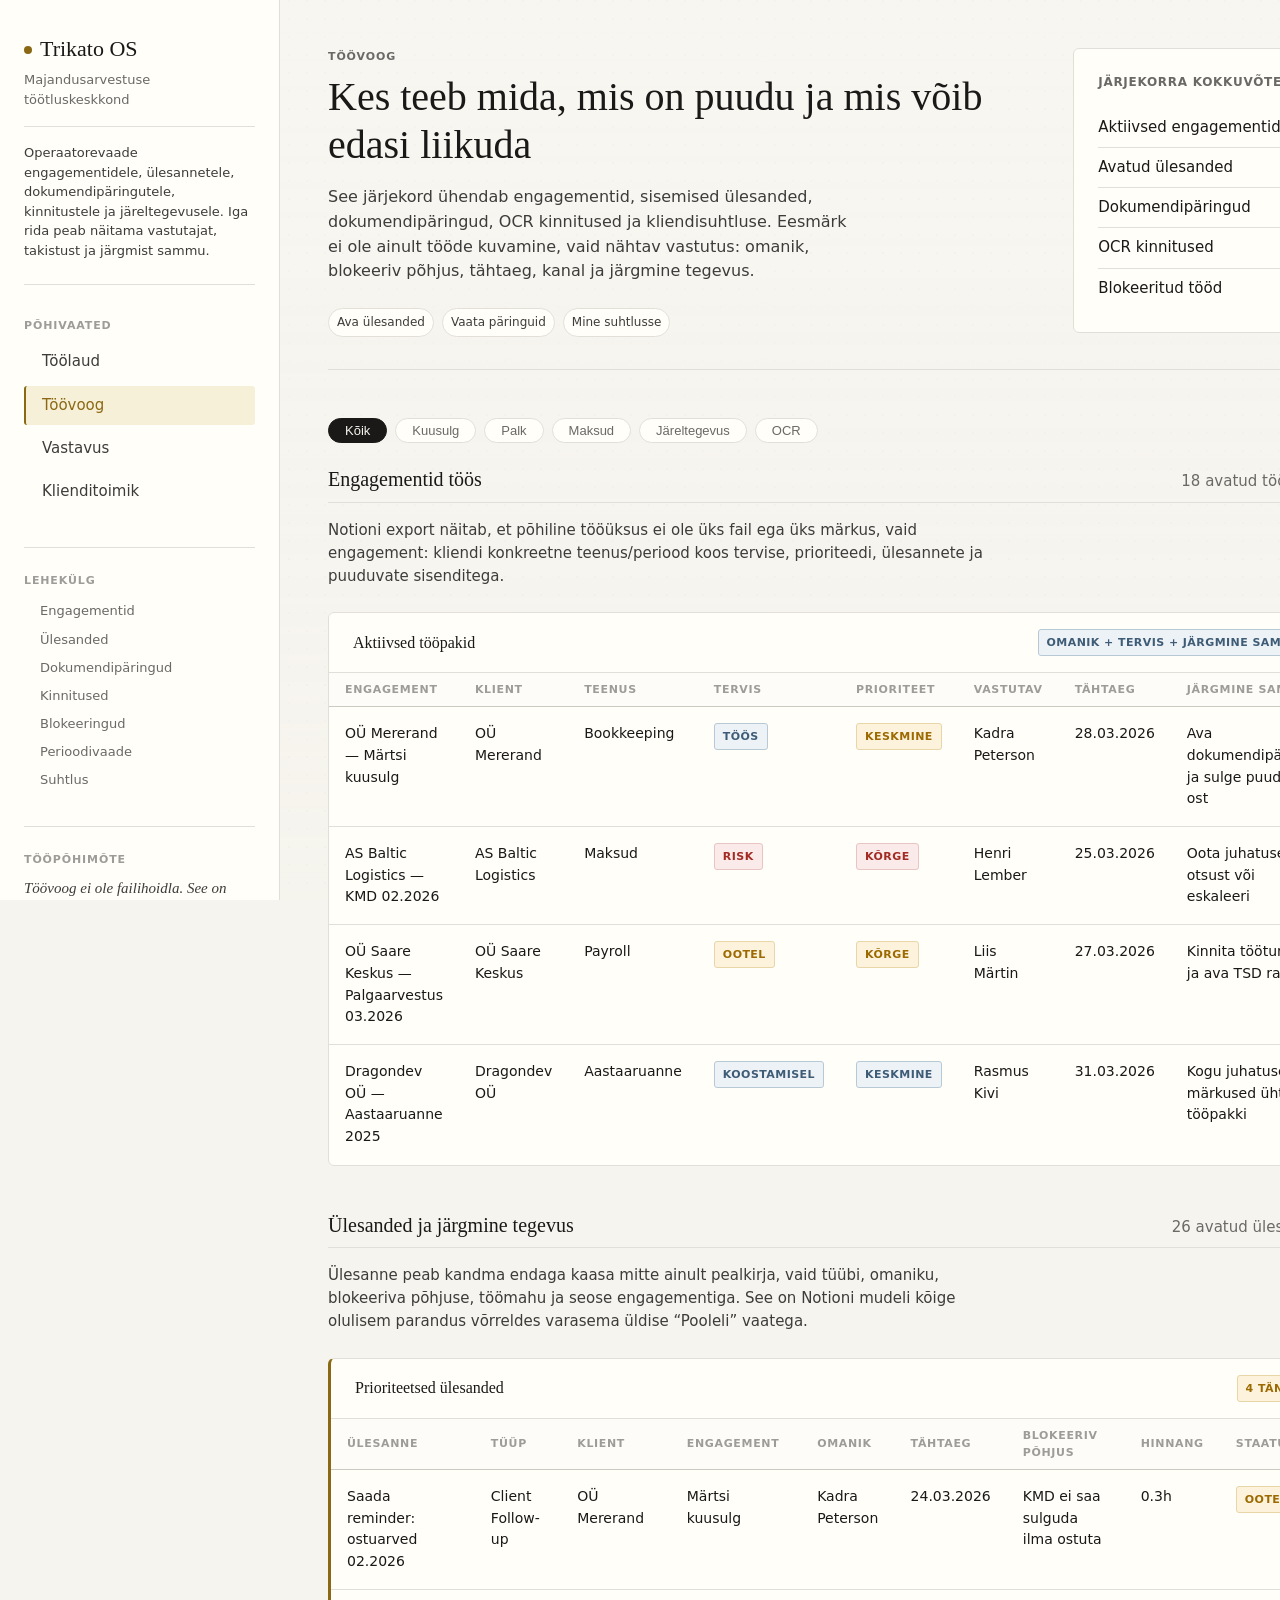
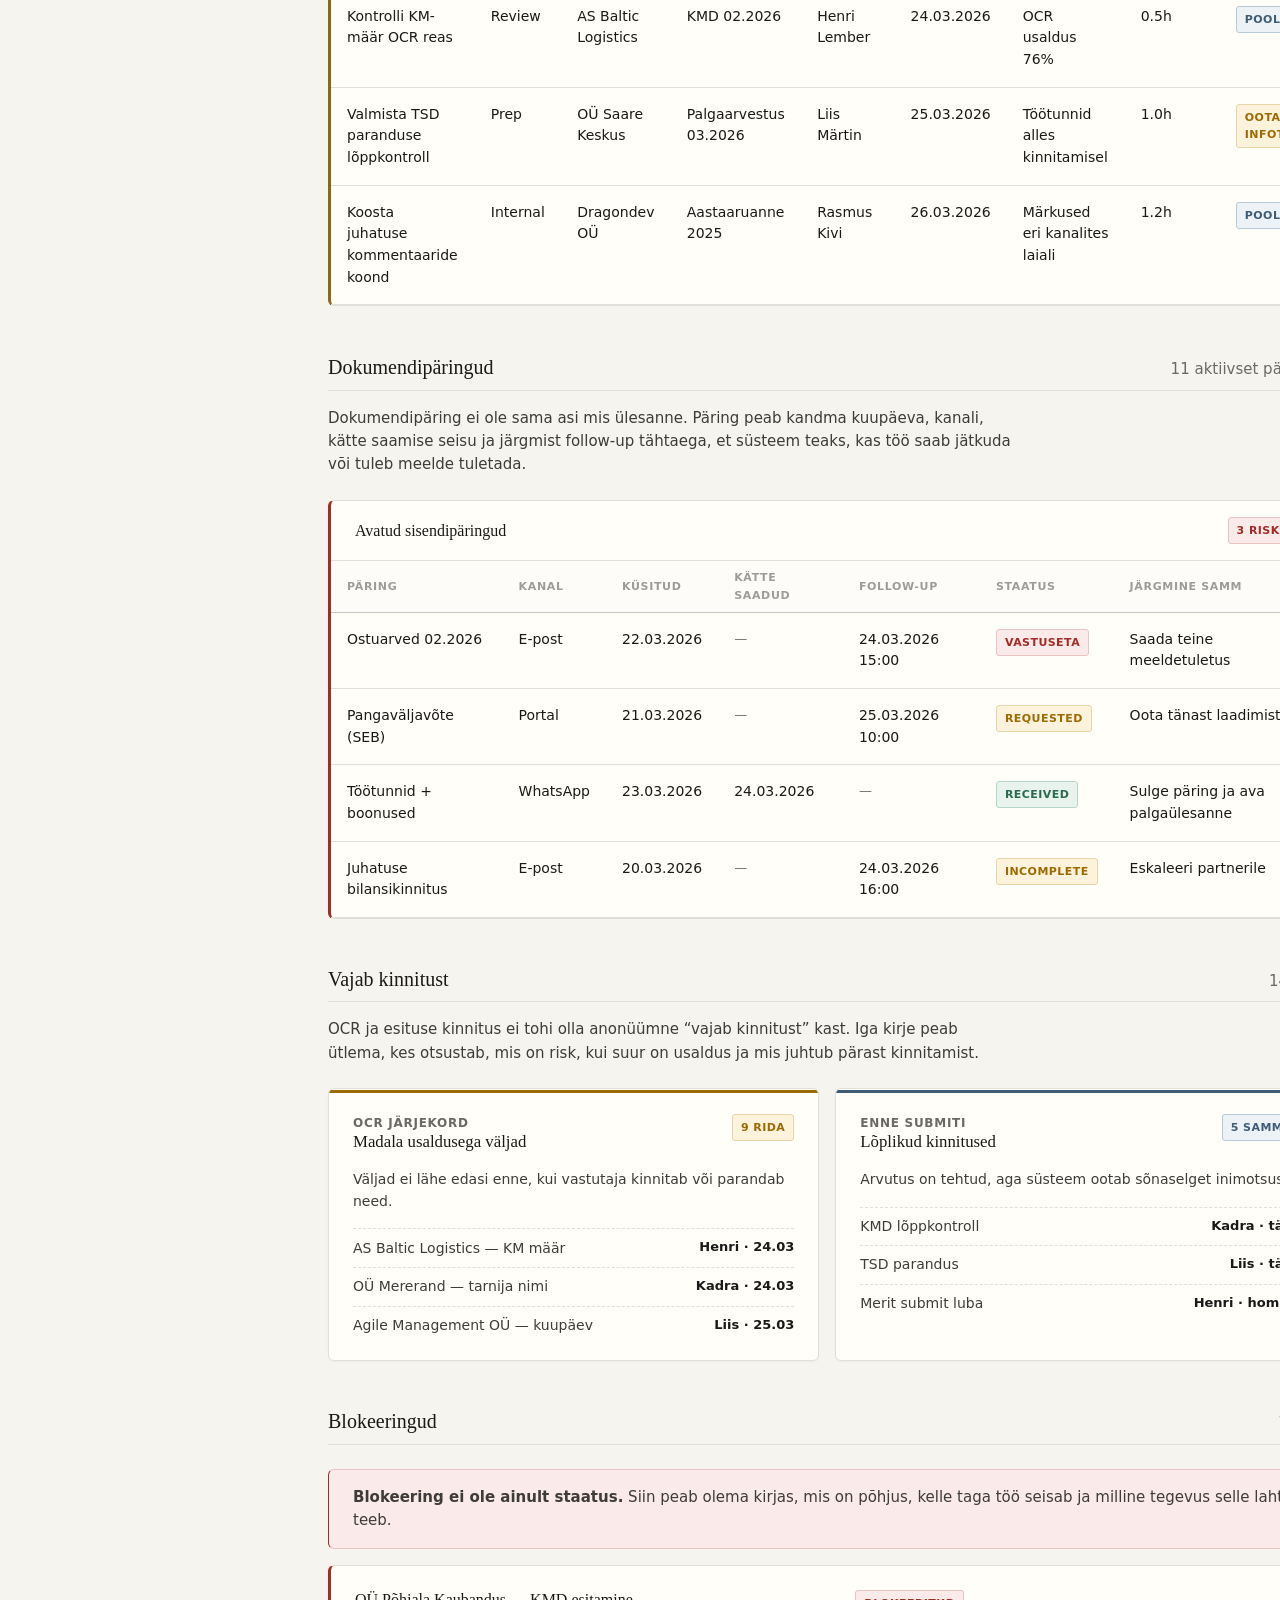
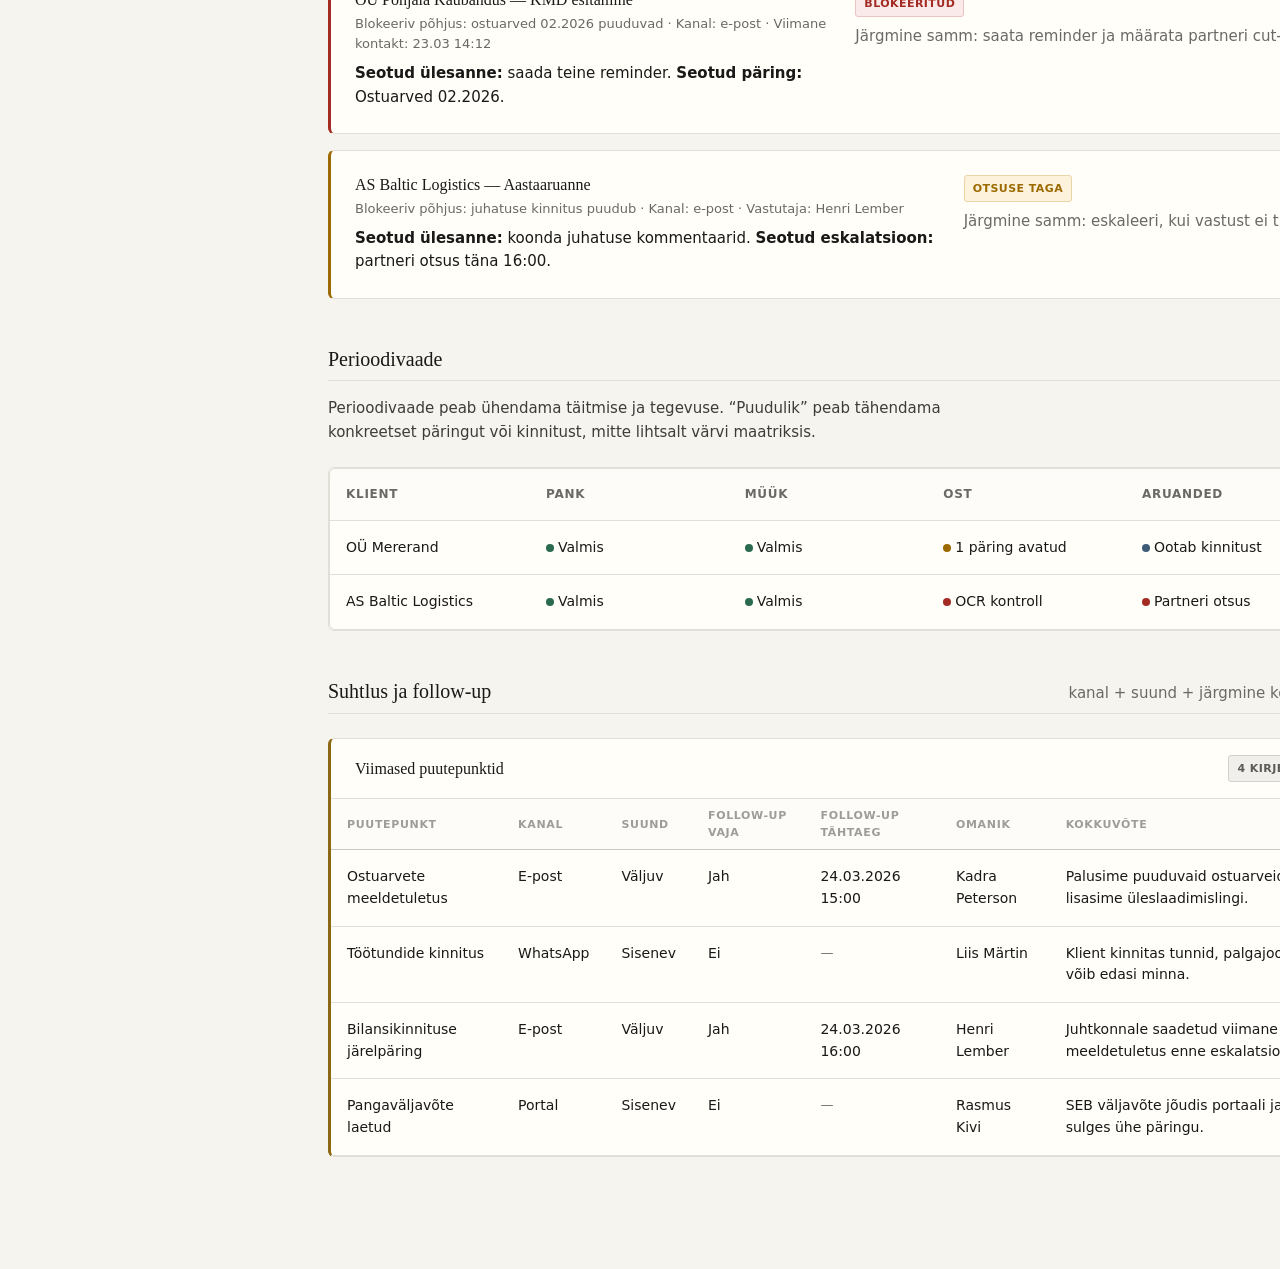
<file: prototype/solution.2./toovoog.html>
<!DOCTYPE html>
<html lang="et">
<head>
  <meta charset="UTF-8">
  <meta name="viewport" content="width=device-width, initial-scale=1.0">
  <meta name="description" content="Trikato OS — Töövoog ja tööjärjekord">
  <title>Trikato OS — Töövoog</title>
  <link rel="stylesheet" href="assets/styles.css">
  <link rel="icon" type="image/svg+xml" href="assets/favicon.svg">
</head>
<body>
  <button class="rail-toggle" aria-label="Avamenüü" aria-expanded="false"><span class="rail-toggle-icon"></span></button>

  <div class="layout">
    <aside class="rail" role="navigation" aria-label="Põhinavigatsioon">
      <div class="rail-inner">
        <div class="rail-brand">
          <div class="rail-logo"><span class="rail-logo-mark" aria-hidden="true"></span>Trikato OS</div>
          <div class="rail-tagline">Majandusarvestuse töötluskeskkond</div>
          <div class="rail-intro">Operaatorevaade engagementidele, ülesannetele, dokumendipäringutele, kinnitustele ja järeltegevusele. Iga rida peab näitama vastutajat, takistust ja järgmist sammu.</div>
        </div>

        <nav class="rail-nav">
          <div class="rail-nav-label">Põhivaated</div>
          <ul class="rail-nav-list">
            <li class="rail-nav-item"><a href="index.html" class="rail-nav-link">Töölaud</a></li>
            <li class="rail-nav-item"><a href="toovoog.html" class="rail-nav-link active" aria-current="page">Töövoog</a></li>
            <li class="rail-nav-item"><a href="vastavus.html" class="rail-nav-link">Vastavus</a></li>
            <li class="rail-nav-item"><a href="klienditoimik.html" class="rail-nav-link">Klienditoimik</a></li>
          </ul>
        </nav>

        <nav class="rail-page-nav">
          <div class="rail-nav-label">Lehekülg</div>
          <ul class="rail-page-nav-list">
            <li><a href="#pooleli" class="rail-page-nav-link">Engagementid</a></li>
            <li><a href="#ulesanded" class="rail-page-nav-link">Ülesanded</a></li>
            <li><a href="#dokumendiparingud" class="rail-page-nav-link">Dokumendipäringud</a></li>
            <li><a href="#kinnitused" class="rail-page-nav-link">Kinnitused</a></li>
            <li><a href="#blokeeringud" class="rail-page-nav-link">Blokeeringud</a></li>
            <li><a href="#periood" class="rail-page-nav-link">Perioodivaade</a></li>
            <li><a href="#suhtlus" class="rail-page-nav-link">Suhtlus</a></li>
          </ul>
        </nav>

        <div class="rail-principle">
          <div class="rail-principle-label">Tööpõhimõte</div>
          <p class="rail-principle-text">Töövoog ei ole failihoidla. See on tegevuskiht, kus engagement, ülesanne, päring ja kontakt peavad olema ühes reas loetavad.</p>
        </div>
      </div>
    </aside>

    <main class="main">
      <div class="main-inner">
        <header class="hero animate-in">
          <div class="hero-grid">
            <div>
              <div class="eyebrow">Töövoog</div>
              <h1 class="page-statement">Kes teeb mida, mis on puudu ja mis võib edasi liikuda</h1>
              <p class="page-explanation">See järjekord ühendab engagementid, sisemised ülesanded, dokumendipäringud, OCR kinnitused ja kliendisuhtluse. Eesmärk ei ole ainult tööde kuvamine, vaid nähtav vastutus: omanik, blokeeriv põhjus, tähtaeg, kanal ja järgmine tegevus.</p>
              <div class="inline-actions">
                <a href="#ulesanded" class="inline-action">Ava ülesanded</a>
                <a href="#dokumendiparingud" class="inline-action">Vaata päringuid</a>
                <a href="#suhtlus" class="inline-action">Mine suhtlusse</a>
              </div>
            </div>
            <aside class="hero-aside">
              <div class="hero-aside-title">Järjekorra kokkuvõte</div>
              <ul class="hero-aside-list">
                <li class="hero-aside-item"><span>Aktiivsed engagementid</span><span class="hero-aside-value">18</span></li>
                <li class="hero-aside-item"><span>Avatud ülesanded</span><span class="hero-aside-value warning">26</span></li>
                <li class="hero-aside-item"><span>Dokumendipäringud</span><span class="hero-aside-value warning">11</span></li>
                <li class="hero-aside-item"><span>OCR kinnitused</span><span class="hero-aside-value warning">14</span></li>
                <li class="hero-aside-item"><span>Blokeeritud tööd</span><span class="hero-aside-value danger">7</span></li>
              </ul>
            </aside>
          </div>
        </header>

        <div class="filter-bar animate-in animate-delay-1">
          <button class="filter-chip active" data-filter="all">Kõik</button>
          <button class="filter-chip" data-filter="bookkeeping">Kuusulg</button>
          <button class="filter-chip" data-filter="payroll">Palk</button>
          <button class="filter-chip" data-filter="tax">Maksud</button>
          <button class="filter-chip" data-filter="followup">Järeltegevus</button>
          <button class="filter-chip" data-filter="ocr">OCR</button>
        </div>

        <section id="pooleli" class="section animate-in animate-delay-2">
          <header class="section-header">
            <h2 class="section-title">Engagementid töös</h2>
            <span class="text-muted">18 avatud tööpakki</span>
          </header>
          <p class="section-lead">Notioni export näitab, et põhiline tööüksus ei ole üks fail ega üks märkus, vaid engagement: kliendi konkreetne teenus/periood koos tervise, prioriteedi, ülesannete ja puuduvate sisenditega.</p>
          <div class="panel">
            <div class="panel-header">
              <h3 class="panel-title">Aktiivsed tööpakid</h3>
              <span class="badge badge-info">Omanik + tervis + järgmine samm</span>
            </div>
            <div class="panel-body panel-body-condensed">
              <div class="table-wrapper">
                <table class="table">
                  <thead>
                    <tr><th>Engagement</th><th>Klient</th><th>Teenus</th><th>Tervis</th><th>Prioriteet</th><th>Vastutav</th><th>Tähtaeg</th><th>Järgmine samm</th></tr>
                  </thead>
                  <tbody>
                    <tr><td class="table-cell-primary">OÜ Mererand — Märtsi kuusulg</td><td>OÜ Mererand</td><td>Bookkeeping</td><td><span class="badge badge-info">Töös</span></td><td><span class="badge badge-warning">Keskmine</span></td><td>Kadra Peterson</td><td>28.03.2026</td><td>Ava dokumendipäring ja sulge puuduv ost</td></tr>
                    <tr><td class="table-cell-primary">AS Baltic Logistics — KMD 02.2026</td><td>AS Baltic Logistics</td><td>Maksud</td><td><span class="badge badge-danger">Risk</span></td><td><span class="badge badge-danger">Kõrge</span></td><td>Henri Lember</td><td>25.03.2026</td><td>Oota juhatuse otsust või eskaleeri</td></tr>
                    <tr><td class="table-cell-primary">OÜ Saare Keskus — Palgaarvestus 03.2026</td><td>OÜ Saare Keskus</td><td>Payroll</td><td><span class="badge badge-warning">Ootel</span></td><td><span class="badge badge-warning">Kõrge</span></td><td>Liis Märtin</td><td>27.03.2026</td><td>Kinnita töötunnid ja ava TSD rada</td></tr>
                    <tr><td class="table-cell-primary">Dragondev OÜ — Aastaaruanne 2025</td><td>Dragondev OÜ</td><td>Aastaaruanne</td><td><span class="badge badge-info">Koostamisel</span></td><td><span class="badge badge-info">Keskmine</span></td><td>Rasmus Kivi</td><td>31.03.2026</td><td>Kogu juhatuse märkused ühte tööpakki</td></tr>
                  </tbody>
                </table>
              </div>
            </div>
          </div>
        </section>

        <section id="ulesanded" class="section animate-in animate-delay-3">
          <header class="section-header">
            <h2 class="section-title">Ülesanded ja järgmine tegevus</h2>
            <span class="text-muted">26 avatud ülesannet</span>
          </header>
          <p class="section-lead">Ülesanne peab kandma endaga kaasa mitte ainult pealkirja, vaid tüübi, omaniku, blokeeriva põhjuse, töömahu ja seose engagementiga. See on Notioni mudeli kõige olulisem parandus võrreldes varasema üldise “Pooleli” vaatega.</p>
          <div class="panel panel-accent bronze">
            <div class="panel-header">
              <h3 class="panel-title">Prioriteetsed ülesanded</h3>
              <span class="badge badge-warning">4 täna</span>
            </div>
            <div class="panel-body panel-body-condensed">
              <div class="table-wrapper">
                <table class="table">
                  <thead>
                    <tr><th>Ülesanne</th><th>Tüüp</th><th>Klient</th><th>Engagement</th><th>Omanik</th><th>Tähtaeg</th><th>Blokeeriv põhjus</th><th>Hinnang</th><th>Staatus</th></tr>
                  </thead>
                  <tbody>
                    <tr><td class="table-cell-primary">Saada reminder: ostuarved 02.2026</td><td>Client Follow-up</td><td>OÜ Mererand</td><td>Märtsi kuusulg</td><td>Kadra Peterson</td><td>24.03.2026</td><td>KMD ei saa sulguda ilma ostuta</td><td>0.3h</td><td><span class="badge badge-warning">Ootel</span></td></tr>
                    <tr><td class="table-cell-primary">Kontrolli KM-määr OCR reas</td><td>Review</td><td>AS Baltic Logistics</td><td>KMD 02.2026</td><td>Henri Lember</td><td>24.03.2026</td><td>OCR usaldus 76%</td><td>0.5h</td><td><span class="badge badge-info">Pooleli</span></td></tr>
                    <tr><td class="table-cell-primary">Valmista TSD paranduse lõppkontroll</td><td>Prep</td><td>OÜ Saare Keskus</td><td>Palgaarvestus 03.2026</td><td>Liis Märtin</td><td>25.03.2026</td><td>Töötunnid alles kinnitamisel</td><td>1.0h</td><td><span class="badge badge-warning">Ootab infot</span></td></tr>
                    <tr><td class="table-cell-primary">Koosta juhatuse kommentaaride koond</td><td>Internal</td><td>Dragondev OÜ</td><td>Aastaaruanne 2025</td><td>Rasmus Kivi</td><td>26.03.2026</td><td>Märkused eri kanalites laiali</td><td>1.2h</td><td><span class="badge badge-info">Pooleli</span></td></tr>
                  </tbody>
                </table>
              </div>
            </div>
          </div>
        </section>

        <section id="dokumendiparingud" class="section animate-in animate-delay-4">
          <header class="section-header">
            <h2 class="section-title">Dokumendipäringud</h2>
            <span class="text-muted">11 aktiivset päringut</span>
          </header>
          <p class="section-lead">Dokumendipäring ei ole sama asi mis ülesanne. Päring peab kandma kuupäeva, kanali, kätte saamise seisu ja järgmist follow-up tähtaega, et süsteem teaks, kas töö saab jätkuda või tuleb meelde tuletada.</p>
          <div class="panel panel-accent danger">
            <div class="panel-header">
              <h3 class="panel-title">Avatud sisendipäringud</h3>
              <span class="badge badge-danger">3 riskis</span>
            </div>
            <div class="panel-body panel-body-condensed">
              <div class="table-wrapper">
                <table class="table">
                  <thead>
                    <tr><th>Päring</th><th>Kanal</th><th>Küsitud</th><th>Kätte saadud</th><th>Follow-up</th><th>Staatus</th><th>Järgmine samm</th></tr>
                  </thead>
                  <tbody>
                    <tr><td class="table-cell-primary">Ostuarved 02.2026</td><td>E-post</td><td>22.03.2026</td><td class="table-cell-muted">—</td><td>24.03.2026 15:00</td><td><span class="badge badge-danger">Vastuseta</span></td><td>Saada teine meeldetuletus</td></tr>
                    <tr><td class="table-cell-primary">Pangaväljavõte (SEB)</td><td>Portal</td><td>21.03.2026</td><td class="table-cell-muted">—</td><td>25.03.2026 10:00</td><td><span class="badge badge-warning">Requested</span></td><td>Oota tänast laadimist</td></tr>
                    <tr><td class="table-cell-primary">Töötunnid + boonused</td><td>WhatsApp</td><td>23.03.2026</td><td>24.03.2026</td><td class="table-cell-muted">—</td><td><span class="badge badge-success">Received</span></td><td>Sulge päring ja ava palgaülesanne</td></tr>
                    <tr><td class="table-cell-primary">Juhatuse bilansikinnitus</td><td>E-post</td><td>20.03.2026</td><td class="table-cell-muted">—</td><td>24.03.2026 16:00</td><td><span class="badge badge-warning">Incomplete</span></td><td>Eskaleeri partnerile</td></tr>
                  </tbody>
                </table>
              </div>
            </div>
          </div>
        </section>

        <section id="kinnitused" class="section animate-in animate-delay-5">
          <header class="section-header">
            <h2 class="section-title">Vajab kinnitust</h2>
            <span class="text-muted">14 tööd</span>
          </header>
          <p class="section-lead">OCR ja esituse kinnitus ei tohi olla anonüümne “vajab kinnitust” kast. Iga kirje peab ütlema, kes otsustab, mis on risk, kui suur on usaldus ja mis juhtub pärast kinnitamist.</p>
          <div class="signal-grid">
            <article class="signal-card warning">
              <div class="signal-card-header">
                <div>
                  <div class="signal-card-kicker">OCR järjekord</div>
                  <h3 class="signal-card-title">Madala usaldusega väljad</h3>
                </div>
                <span class="badge badge-warning">9 rida</span>
              </div>
              <p class="signal-card-meta">Väljad ei lähe edasi enne, kui vastutaja kinnitab või parandab need.</p>
              <ul class="signal-card-list">
                <li><span>AS Baltic Logistics — KM määr</span><strong>Henri · 24.03</strong></li>
                <li><span>OÜ Mererand — tarnija nimi</span><strong>Kadra · 24.03</strong></li>
                <li><span>Agile Management OÜ — kuupäev</span><strong>Liis · 25.03</strong></li>
              </ul>
            </article>
            <article class="signal-card info">
              <div class="signal-card-header">
                <div>
                  <div class="signal-card-kicker">Enne submiti</div>
                  <h3 class="signal-card-title">Lõplikud kinnitused</h3>
                </div>
                <span class="badge badge-info">5 sammu</span>
              </div>
              <p class="signal-card-meta">Arvutus on tehtud, aga süsteem ootab sõnaselget inimotsust.</p>
              <ul class="signal-card-list">
                <li><span>KMD lõppkontroll</span><strong>Kadra · täna</strong></li>
                <li><span>TSD parandus</span><strong>Liis · täna</strong></li>
                <li><span>Merit submit luba</span><strong>Henri · homme</strong></li>
              </ul>
            </article>
          </div>
        </section>

        <section id="blokeeringud" class="section animate-in animate-delay-6">
          <header class="section-header">
            <h2 class="section-title">Blokeeringud</h2>
            <span class="text-danger">7 tööd</span>
          </header>
          <div class="note note-danger"><strong>Blokeering ei ole ainult staatus.</strong> Siin peab olema kirjas, mis on põhjus, kelle taga töö seisab ja milline tegevus selle lahti teeb.</div>
          <div class="work-card work-card-accent danger">
            <div>
              <h3 class="work-card-title">OÜ Põhjala Kaubandus — KMD esitamine</h3>
              <p class="work-card-meta">Blokeeriv põhjus: ostuarved 02.2026 puuduvad · Kanal: e-post · Viimane kontakt: 23.03 14:12</p>
              <p><strong>Seotud ülesanne:</strong> saada teine reminder. <strong>Seotud päring:</strong> Ostuarved 02.2026.</p>
            </div>
            <div>
              <span class="badge badge-danger">Blokeeritud</span>
              <div class="mt-sm text-muted">Järgmine samm: saata reminder ja määrata partneri cut-off</div>
            </div>
          </div>
          <div class="work-card work-card-accent warning">
            <div>
              <h3 class="work-card-title">AS Baltic Logistics — Aastaaruanne</h3>
              <p class="work-card-meta">Blokeeriv põhjus: juhatuse kinnitus puudub · Kanal: e-post · Vastutaja: Henri Lember</p>
              <p><strong>Seotud ülesanne:</strong> koonda juhatuse kommentaarid. <strong>Seotud eskalatsioon:</strong> partneri otsus täna 16:00.</p>
            </div>
            <div>
              <span class="badge badge-warning">Otsuse taga</span>
              <div class="mt-sm text-muted">Järgmine samm: eskaleeri, kui vastust ei tule</div>
            </div>
          </div>
        </section>

        <section id="periood" class="section animate-in animate-delay-6">
          <header class="section-header">
            <h2 class="section-title">Perioodivaade</h2>
          </header>
          <p class="section-lead">Perioodivaade peab ühendama täitmise ja tegevuse. “Puudulik” peab tähendama konkreetset päringut või kinnitust, mitte lihtsalt värvi maatriksis.</p>
          <div class="panel">
            <div class="panel-body panel-body-condensed">
              <div class="matrix">
                <div class="matrix-row matrix-header">
                  <div class="matrix-cell">Klient</div>
                  <div class="matrix-cell">Pank</div>
                  <div class="matrix-cell">Müük</div>
                  <div class="matrix-cell">Ost</div>
                  <div class="matrix-cell">Aruanded</div>
                </div>
                <div class="matrix-row">
                  <div class="matrix-cell matrix-label">OÜ Mererand</div>
                  <div class="matrix-cell" data-label="Pank"><span class="matrix-status"><span class="matrix-indicator complete"></span>Valmis</span></div>
                  <div class="matrix-cell" data-label="Müük"><span class="matrix-status"><span class="matrix-indicator complete"></span>Valmis</span></div>
                  <div class="matrix-cell" data-label="Ost"><span class="matrix-status"><span class="matrix-indicator pending"></span>1 päring avatud</span></div>
                  <div class="matrix-cell" data-label="Aruanded"><span class="matrix-status"><span class="matrix-indicator waiting"></span>Ootab kinnitust</span></div>
                </div>
                <div class="matrix-row">
                  <div class="matrix-cell matrix-label">AS Baltic Logistics</div>
                  <div class="matrix-cell" data-label="Pank"><span class="matrix-status"><span class="matrix-indicator complete"></span>Valmis</span></div>
                  <div class="matrix-cell" data-label="Müük"><span class="matrix-status"><span class="matrix-indicator complete"></span>Valmis</span></div>
                  <div class="matrix-cell" data-label="Ost"><span class="matrix-status"><span class="matrix-indicator blocked"></span>OCR kontroll</span></div>
                  <div class="matrix-cell" data-label="Aruanded"><span class="matrix-status"><span class="matrix-indicator blocked"></span>Partneri otsus</span></div>
                </div>
              </div>
            </div>
          </div>
        </section>

        <section id="suhtlus" class="section animate-in animate-delay-6">
          <header class="section-header">
            <h2 class="section-title">Suhtlus ja follow-up</h2>
            <span class="text-muted">kanal + suund + järgmine kontakt</span>
          </header>
          <div class="panel panel-accent bronze">
            <div class="panel-header">
              <h3 class="panel-title">Viimased puutepunktid</h3>
              <span class="badge badge-neutral">4 kirjet</span>
            </div>
            <div class="panel-body panel-body-condensed">
              <div class="table-wrapper">
                <table class="table">
                  <thead>
                    <tr><th>Puutepunkt</th><th>Kanal</th><th>Suund</th><th>Follow-up vaja</th><th>Follow-up tähtaeg</th><th>Omanik</th><th>Kokkuvõte</th></tr>
                  </thead>
                  <tbody>
                    <tr><td class="table-cell-primary">Ostuarvete meeldetuletus</td><td>E-post</td><td>Väljuv</td><td>Jah</td><td>24.03.2026 15:00</td><td>Kadra Peterson</td><td>Palusime puuduvaid ostuarveid ja lisasime üleslaadimislingi.</td></tr>
                    <tr><td class="table-cell-primary">Töötundide kinnitus</td><td>WhatsApp</td><td>Sisenev</td><td>Ei</td><td class="table-cell-muted">—</td><td>Liis Märtin</td><td>Klient kinnitas tunnid, palgajooks võib edasi minna.</td></tr>
                    <tr><td class="table-cell-primary">Bilansikinnituse järelpäring</td><td>E-post</td><td>Väljuv</td><td>Jah</td><td>24.03.2026 16:00</td><td>Henri Lember</td><td>Juhtkonnale saadetud viimane meeldetuletus enne eskalatsiooni.</td></tr>
                    <tr><td class="table-cell-primary">Pangaväljavõte laetud</td><td>Portal</td><td>Sisenev</td><td>Ei</td><td class="table-cell-muted">—</td><td>Rasmus Kivi</td><td>SEB väljavõte jõudis portaali ja sulges ühe päringu.</td></tr>
                  </tbody>
                </table>
              </div>
            </div>
          </div>
        </section>
      </div>
    </main>
  </div>

  <script src="assets/app.js"></script>
</body>
</html>
</file>
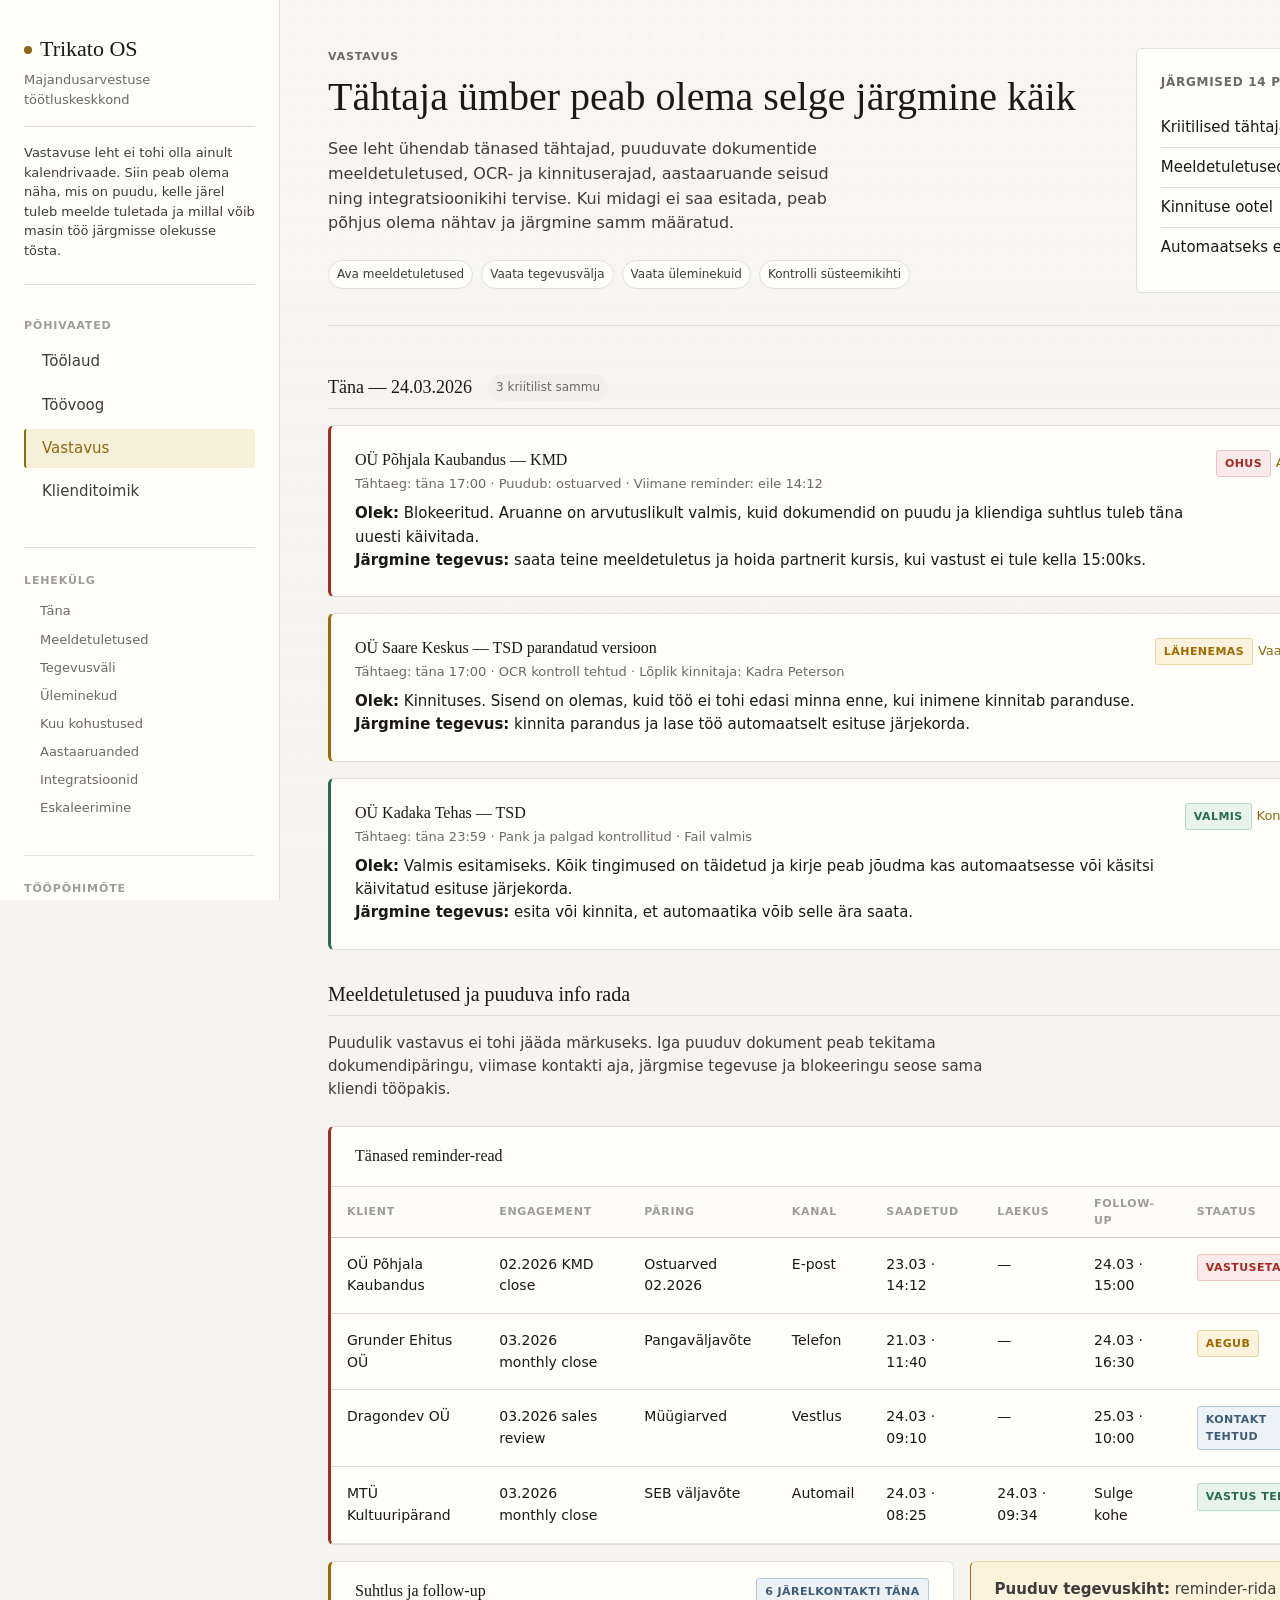
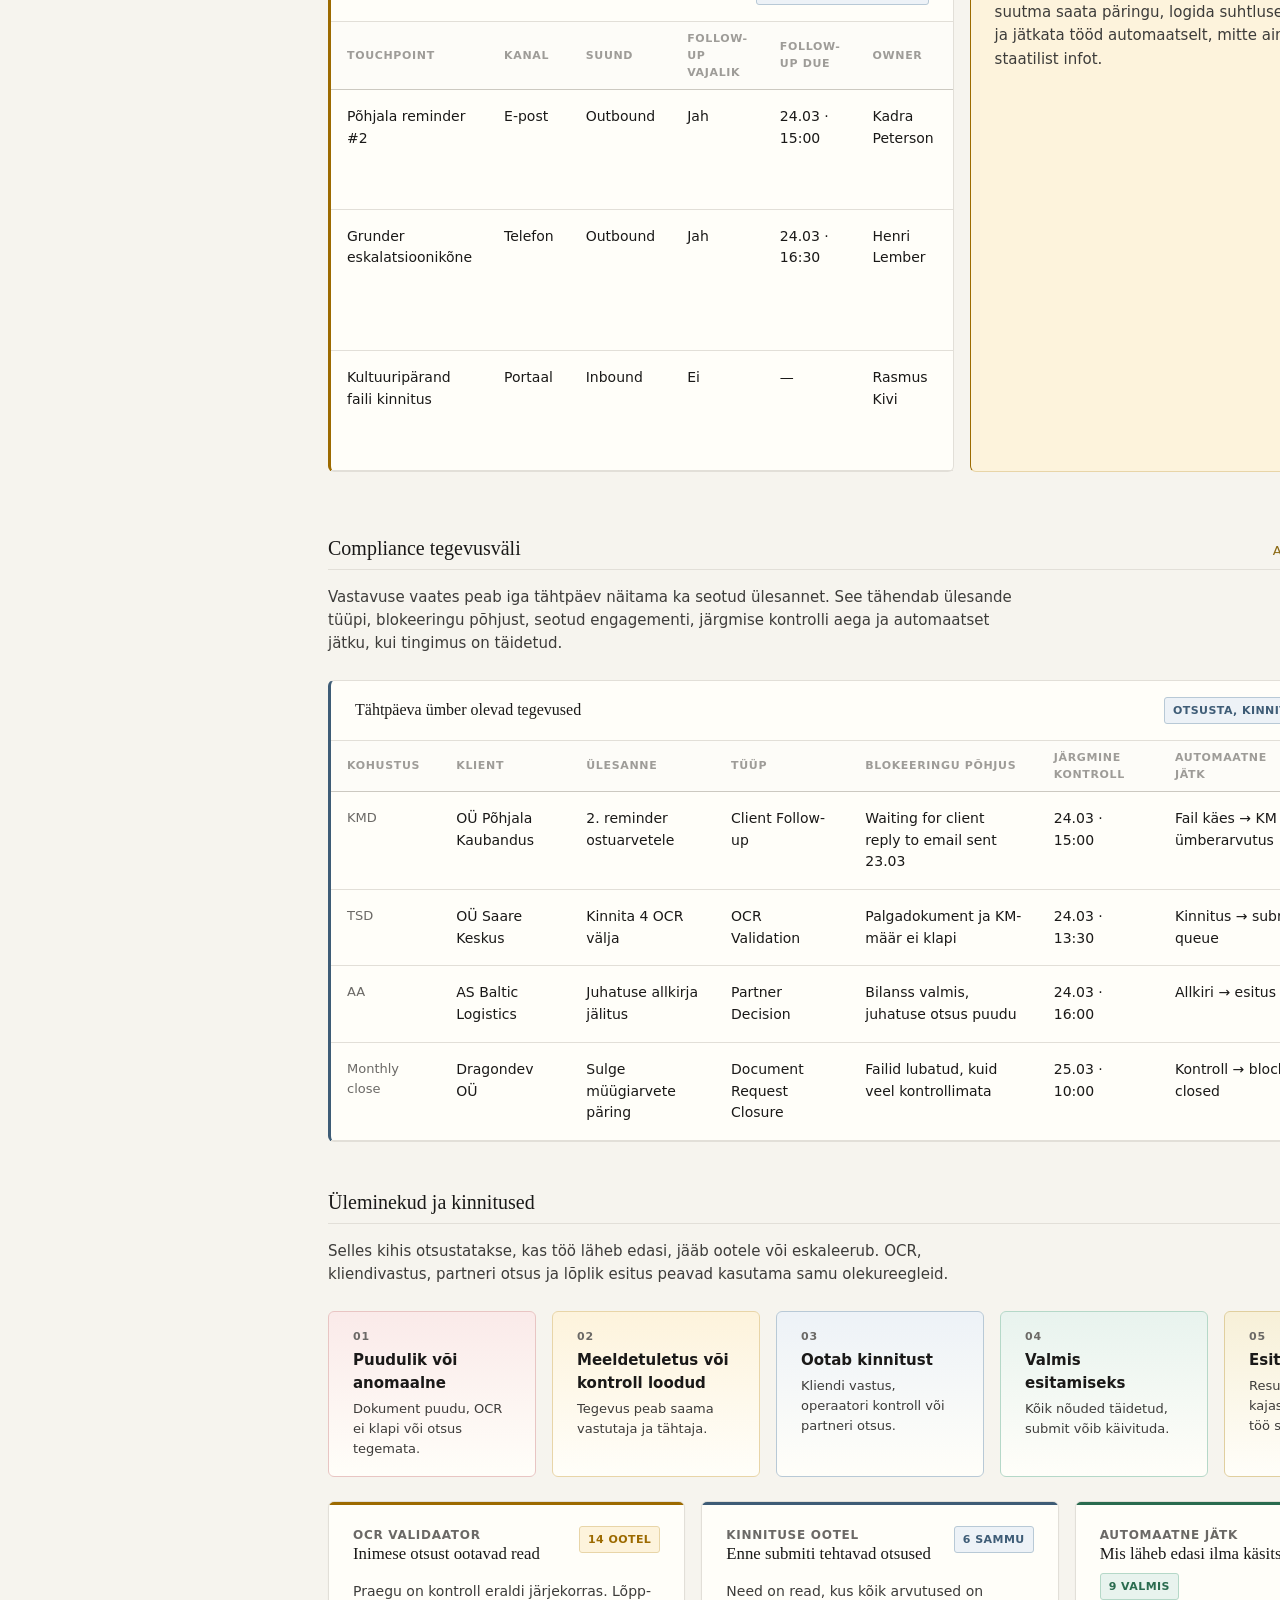
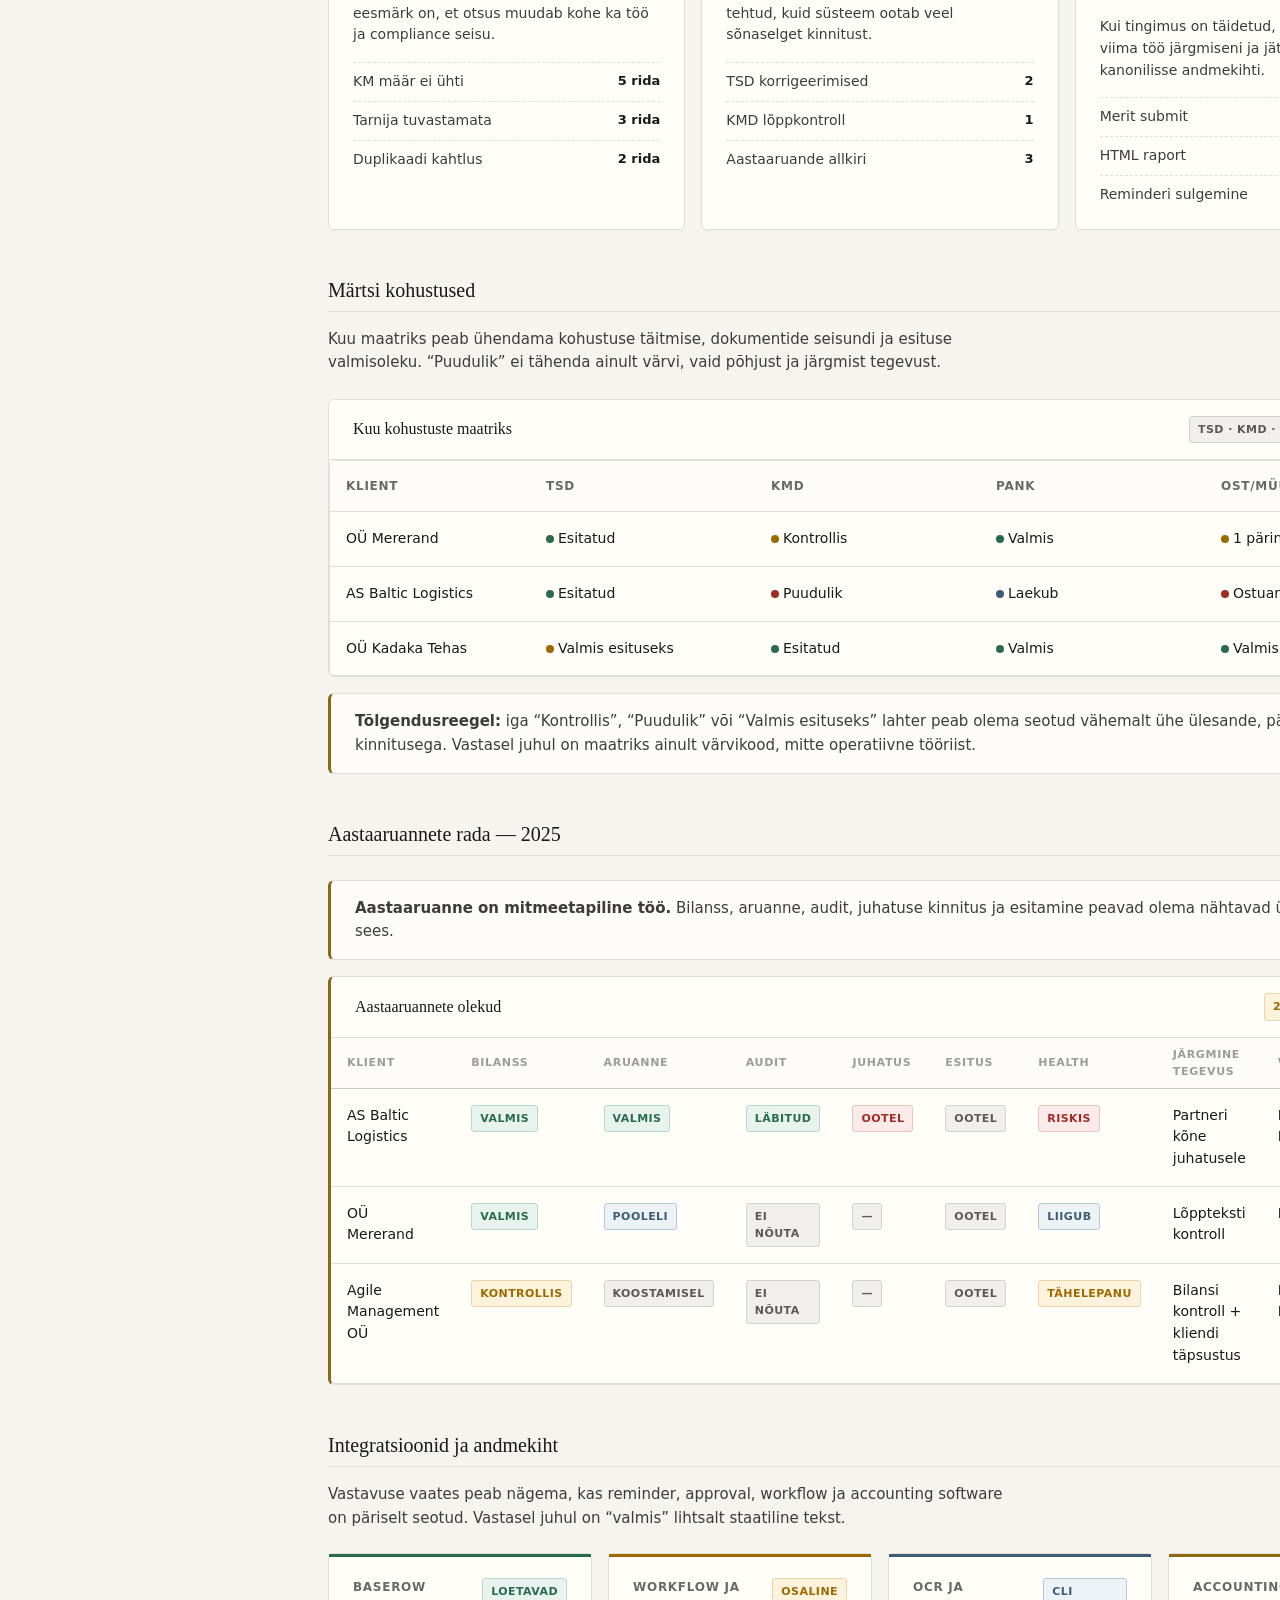
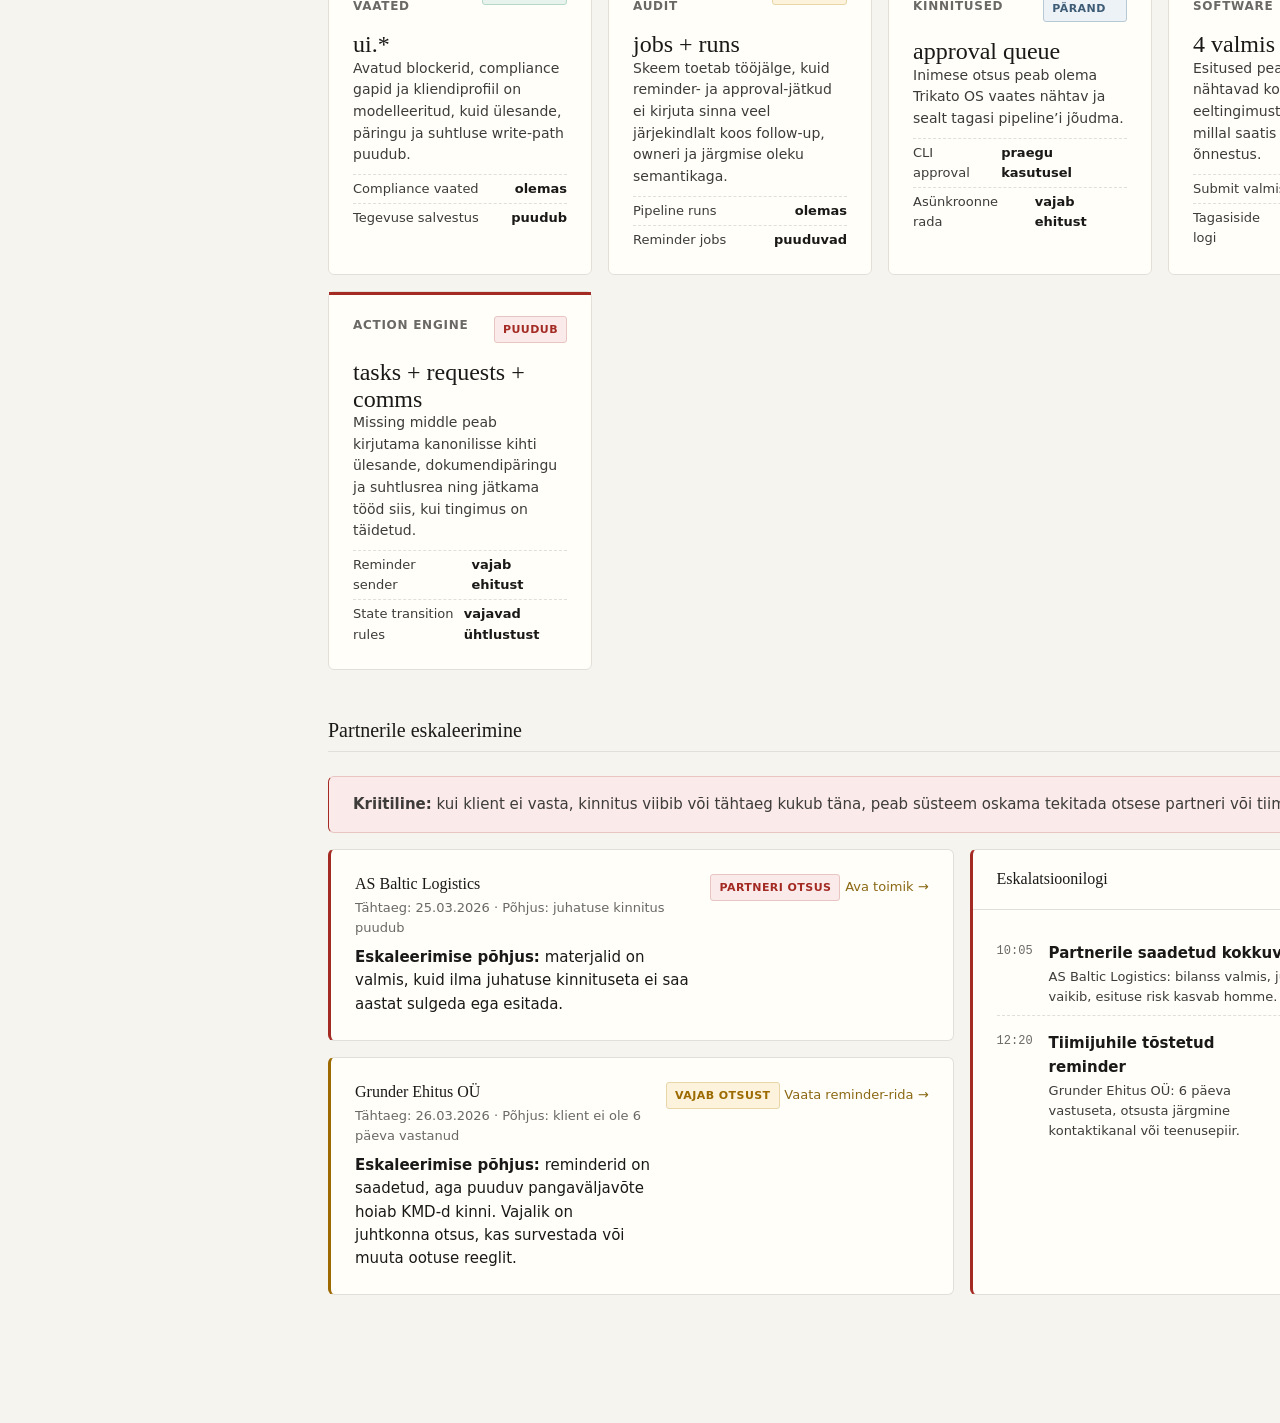
<file: prototype/solution.2./vastavus.html>
<!DOCTYPE html>
<html lang="et">
<head>
  <meta charset="UTF-8">
  <meta name="viewport" content="width=device-width, initial-scale=1.0">
  <meta name="description" content="Trikato OS — Vastavus ja tähtajad">
  <title>Trikato OS — Vastavus</title>
  <link rel="stylesheet" href="assets/styles.css">
  <link rel="icon" type="image/svg+xml" href="assets/favicon.svg">
</head>
<body>
  <button class="rail-toggle" aria-label="Avamenüü" aria-expanded="false"><span class="rail-toggle-icon"></span></button>

  <div class="layout">
    <aside class="rail" role="navigation" aria-label="Põhinavigatsioon">
      <div class="rail-inner">
        <div class="rail-brand">
          <div class="rail-logo"><span class="rail-logo-mark" aria-hidden="true"></span>Trikato OS</div>
          <div class="rail-tagline">Majandusarvestuse töötluskeskkond</div>
          <div class="rail-intro">Vastavuse leht ei tohi olla ainult kalendrivaade. Siin peab olema näha, mis on puudu, kelle järel tuleb meelde tuletada ja millal võib masin töö järgmisse olekusse tõsta.</div>
        </div>

        <nav class="rail-nav">
          <div class="rail-nav-label">Põhivaated</div>
          <ul class="rail-nav-list">
            <li class="rail-nav-item"><a href="index.html" class="rail-nav-link">Töölaud</a></li>
            <li class="rail-nav-item"><a href="toovoog.html" class="rail-nav-link">Töövoog</a></li>
            <li class="rail-nav-item"><a href="vastavus.html" class="rail-nav-link active" aria-current="page">Vastavus</a></li>
            <li class="rail-nav-item"><a href="klienditoimik.html" class="rail-nav-link">Klienditoimik</a></li>
          </ul>
        </nav>

        <nav class="rail-page-nav">
          <div class="rail-nav-label">Lehekülg</div>
          <ul class="rail-page-nav-list">
            <li><a href="#tana" class="rail-page-nav-link">Täna</a></li>
            <li><a href="#meeldetuletused" class="rail-page-nav-link">Meeldetuletused</a></li>
            <li><a href="#tegevused" class="rail-page-nav-link">Tegevusväli</a></li>
            <li><a href="#uleminekud" class="rail-page-nav-link">Üleminekud</a></li>
            <li><a href="#kuu" class="rail-page-nav-link">Kuu kohustused</a></li>
            <li><a href="#aastaaruanne" class="rail-page-nav-link">Aastaaruanded</a></li>
            <li><a href="#integratsioonid" class="rail-page-nav-link">Integratsioonid</a></li>
            <li><a href="#eskaleerimine" class="rail-page-nav-link">Eskaleerimine</a></li>
          </ul>
        </nav>

        <div class="rail-principle">
          <div class="rail-principle-label">Tööpõhimõte</div>
          <p class="rail-principle-text">Tähtaeg loeb alles siis, kui selle ümber on olemas tegevus: meeldetuletus, kinnitus, esitamine või eskalatsioon.</p>
        </div>
      </div>
    </aside>

    <main class="main">
      <div class="main-inner">
        <header class="hero animate-in">
          <div class="hero-grid">
            <div>
              <div class="eyebrow">Vastavus</div>
              <h1 class="page-statement">Tähtaja ümber peab olema selge järgmine käik</h1>
              <p class="page-explanation">See leht ühendab tänased tähtajad, puuduvate dokumentide meeldetuletused, OCR- ja kinnituserajad, aastaaruande seisud ning integratsioonikihi tervise. Kui midagi ei saa esitada, peab põhjus olema nähtav ja järgmine samm määratud.</p>
              <div class="inline-actions">
                <a href="#meeldetuletused" class="inline-action">Ava meeldetuletused</a>
                <a href="#tegevused" class="inline-action">Vaata tegevusvälja</a>
                <a href="#uleminekud" class="inline-action">Vaata üleminekuid</a>
                <a href="#integratsioonid" class="inline-action">Kontrolli süsteemikihti</a>
              </div>
            </div>
            <aside class="hero-aside">
              <div class="hero-aside-title">Järgmised 14 päeva</div>
              <ul class="hero-aside-list">
                <li class="hero-aside-item"><span>Kriitilised tähtajad</span><span class="hero-aside-value danger">3</span></li>
                <li class="hero-aside-item"><span>Meeldetuletused täna</span><span class="hero-aside-value warning">11</span></li>
                <li class="hero-aside-item"><span>Kinnituse ootel</span><span class="hero-aside-value warning">6</span></li>
                <li class="hero-aside-item"><span>Automaatseks esituseks valmis</span><span class="hero-aside-value success">9</span></li>
              </ul>
            </aside>
          </div>
        </header>

        <section id="tana" class="section deadline-group animate-in animate-delay-1">
          <header class="deadline-group-header">
            <h2 class="deadline-group-label">Täna — 24.03.2026</h2>
            <span class="deadline-count">3 kriitilist sammu</span>
          </header>

          <div class="work-card work-card-accent danger">
            <div>
              <h3 class="work-card-title">OÜ Põhjala Kaubandus — KMD</h3>
              <p class="work-card-meta">Tähtaeg: täna 17:00 · Puudub: ostuarved · Viimane reminder: eile 14:12</p>
              <p><strong>Olek:</strong> Blokeeritud. Aruanne on arvutuslikult valmis, kuid dokumendid on puudu ja kliendiga suhtlus tuleb täna uuesti käivitada.</p>
              <p><strong>Järgmine tegevus:</strong> saata teine meeldetuletus ja hoida partnerit kursis, kui vastust ei tule kella 15:00ks.</p>
            </div>
            <div>
              <span class="badge badge-danger">Ohus</span>
              <a href="#meeldetuletused" class="work-card-action mt-sm">Ava reminder-rida →</a>
            </div>
          </div>

          <div class="work-card work-card-accent warning">
            <div>
              <h3 class="work-card-title">OÜ Saare Keskus — TSD parandatud versioon</h3>
              <p class="work-card-meta">Tähtaeg: täna 17:00 · OCR kontroll tehtud · Lõplik kinnitaja: Kadra Peterson</p>
              <p><strong>Olek:</strong> Kinnituses. Sisend on olemas, kuid töö ei tohi edasi minna enne, kui inimene kinnitab paranduse.</p>
              <p><strong>Järgmine tegevus:</strong> kinnita parandus ja lase töö automaatselt esituse järjekorda.</p>
            </div>
            <div>
              <span class="badge badge-warning">Lähenemas</span>
              <a href="#uleminekud" class="work-card-action mt-sm">Vaata kinnituse rada →</a>
            </div>
          </div>

          <div class="work-card work-card-accent success">
            <div>
              <h3 class="work-card-title">OÜ Kadaka Tehas — TSD</h3>
              <p class="work-card-meta">Tähtaeg: täna 23:59 · Pank ja palgad kontrollitud · Fail valmis</p>
              <p><strong>Olek:</strong> Valmis esitamiseks. Kõik tingimused on täidetud ja kirje peab jõudma kas automaatsesse või käsitsi käivitatud esituse järjekorda.</p>
              <p><strong>Järgmine tegevus:</strong> esita või kinnita, et automaatika võib selle ära saata.</p>
            </div>
            <div>
              <span class="badge badge-success">Valmis</span>
              <a href="#integratsioonid" class="work-card-action mt-sm">Kontrolli submit rada →</a>
            </div>
          </div>
        </section>

        <section id="meeldetuletused" class="section animate-in animate-delay-2">
          <header class="section-header">
            <h2 class="section-title">Meeldetuletused ja puuduva info rada</h2>
            <a href="klienditoimik.html" class="section-link">Ava klienditoimik →</a>
          </header>
          <p class="section-lead">Puudulik vastavus ei tohi jääda märkuseks. Iga puuduv dokument peab tekitama dokumendipäringu, viimase kontakti aja, järgmise tegevuse ja blokeeringu seose sama kliendi tööpakis.</p>

          <div class="panel panel-accent danger">
            <div class="panel-header">
              <h3 class="panel-title">Tänased reminder-read</h3>
              <span class="badge badge-danger">11 aktiivset</span>
            </div>
              <div class="panel-body panel-body-condensed">
                <div class="table-wrapper">
                  <table class="table">
                    <thead>
                    <tr><th>Klient</th><th>Engagement</th><th>Päring</th><th>Kanal</th><th>Saadetud</th><th>Laekus</th><th>Follow-up</th><th>Staatus</th><th>Vastutav</th></tr>
                    </thead>
                    <tbody>
                    <tr><td class="table-cell-primary">OÜ Põhjala Kaubandus</td><td>02.2026 KMD close</td><td>Ostuarved 02.2026</td><td>E-post</td><td>23.03 · 14:12</td><td>—</td><td>24.03 · 15:00</td><td><span class="badge badge-danger">Vastuseta</span></td><td>Kadra Peterson</td></tr>
                    <tr><td class="table-cell-primary">Grunder Ehitus OÜ</td><td>03.2026 monthly close</td><td>Pangaväljavõte</td><td>Telefon</td><td>21.03 · 11:40</td><td>—</td><td>24.03 · 16:30</td><td><span class="badge badge-warning">Aegub</span></td><td>Henri Lember</td></tr>
                    <tr><td class="table-cell-primary">Dragondev OÜ</td><td>03.2026 sales review</td><td>Müügiarved</td><td>Vestlus</td><td>24.03 · 09:10</td><td>—</td><td>25.03 · 10:00</td><td><span class="badge badge-info">Kontakt tehtud</span></td><td>Liis Märtin</td></tr>
                    <tr><td class="table-cell-primary">MTÜ Kultuuripärand</td><td>03.2026 monthly close</td><td>SEB väljavõte</td><td>Automail</td><td>24.03 · 08:25</td><td>24.03 · 09:34</td><td>Sulge kohe</td><td><span class="badge badge-success">Vastus teel</span></td><td>Rasmus Kivi</td></tr>
                    </tbody>
                  </table>
                </div>
              </div>
            </div>

          <div class="ops-cluster">
            <div class="panel panel-accent warning">
              <div class="panel-header">
                <h3 class="panel-title">Suhtlus ja follow-up</h3>
                <span class="badge badge-info">6 järelkontakti täna</span>
              </div>
              <div class="panel-body panel-body-condensed">
                <div class="table-wrapper">
                  <table class="table">
                    <thead>
                      <tr><th>Touchpoint</th><th>Kanal</th><th>Suund</th><th>Follow-up vajalik</th><th>Follow-up due</th><th>Owner</th><th>Kokkuvõte</th></tr>
                    </thead>
                    <tbody>
                      <tr><td class="table-cell-primary">Põhjala reminder #2</td><td>E-post</td><td>Outbound</td><td>Jah</td><td>24.03 · 15:00</td><td>Kadra Peterson</td><td>Kui ostuarveid ei tule, tõsta partnerile.</td></tr>
                      <tr><td class="table-cell-primary">Grunder eskalatsioonikõne</td><td>Telefon</td><td>Outbound</td><td>Jah</td><td>24.03 · 16:30</td><td>Henri Lember</td><td>6 päeva vastuseta, otsus kontaktikanali muutmiseks.</td></tr>
                      <tr><td class="table-cell-primary">Kultuuripärand faili kinnitus</td><td>Portaal</td><td>Inbound</td><td>Ei</td><td>—</td><td>Rasmus Kivi</td><td>SEB väljavõte käes, sulge päring ja vabasta töö.</td></tr>
                    </tbody>
                  </table>
                </div>
              </div>
            </div>

            <div class="note note-warning"><strong>Puuduv tegevuskiht:</strong> reminder-rida peab lõpuks suutma saata päringu, logida suhtluse, oodata vastust ja jätkata tööd automaatselt, mitte ainult näidata staatilist infot.</div>
          </div>
        </section>

        <section id="tegevused" class="section animate-in animate-delay-3">
          <header class="section-header">
            <h2 class="section-title">Compliance tegevusväli</h2>
            <a href="toovoog.html#dokumendiparingud" class="section-link">Ava päringute töölaud →</a>
          </header>
          <p class="section-lead">Vastavuse vaates peab iga tähtpäev näitama ka seotud ülesannet. See tähendab ülesande tüüpi, blokeeringu põhjust, seotud engagementi, järgmise kontrolli aega ja automaatset jätku, kui tingimus on täidetud.</p>

          <div class="panel panel-accent info">
            <div class="panel-header">
              <h3 class="panel-title">Tähtpäeva ümber olevad tegevused</h3>
              <span class="badge badge-info">Otsusta, kinnita või eskaleeri</span>
            </div>
            <div class="panel-body panel-body-condensed">
              <div class="table-wrapper">
                <table class="table">
                  <thead>
                    <tr><th>Kohustus</th><th>Klient</th><th>Ülesanne</th><th>Tüüp</th><th>Blokeeringu põhjus</th><th>Järgmine kontroll</th><th>Automaatne jätk</th><th>Vastutaja</th></tr>
                  </thead>
                  <tbody>
                    <tr><td class="table-cell-muted">KMD</td><td class="table-cell-primary">OÜ Põhjala Kaubandus</td><td>2. reminder ostuarvetele</td><td>Client Follow-up</td><td>Waiting for client reply to email sent 23.03</td><td>24.03 · 15:00</td><td>Fail käes → KM ümberarvutus</td><td>Kadra Peterson</td></tr>
                    <tr><td class="table-cell-muted">TSD</td><td class="table-cell-primary">OÜ Saare Keskus</td><td>Kinnita 4 OCR välja</td><td>OCR Validation</td><td>Palgadokument ja KM-määr ei klapi</td><td>24.03 · 13:30</td><td>Kinnitus → submit queue</td><td>Kadra Peterson</td></tr>
                    <tr><td class="table-cell-muted">AA</td><td class="table-cell-primary">AS Baltic Logistics</td><td>Juhatuse allkirja jälitus</td><td>Partner Decision</td><td>Bilanss valmis, juhatuse otsus puudu</td><td>24.03 · 16:00</td><td>Allkiri → esitus</td><td>Henri Lember</td></tr>
                    <tr><td class="table-cell-muted">Monthly close</td><td class="table-cell-primary">Dragondev OÜ</td><td>Sulge müügiarvete päring</td><td>Document Request Closure</td><td>Failid lubatud, kuid veel kontrollimata</td><td>25.03 · 10:00</td><td>Kontroll → blocker closed</td><td>Liis Märtin</td></tr>
                  </tbody>
                </table>
              </div>
            </div>
          </div>
        </section>

        <section id="uleminekud" class="section animate-in animate-delay-4">
          <header class="section-header">
            <h2 class="section-title">Üleminekud ja kinnitused</h2>
            <a href="toovoog.html" class="section-link">Mine töövoogu →</a>
          </header>
          <p class="section-lead">Selles kihis otsustatakse, kas töö läheb edasi, jääb ootele või eskaleerub. OCR, kliendivastus, partneri otsus ja lõplik esitus peavad kasutama samu olekureegleid.</p>

          <div class="state-ribbon">
            <div class="state-step danger">
              <span class="state-step-label">01</span>
              <div class="state-step-title">Puudulik või anomaalne</div>
              <div class="state-step-meta">Dokument puudu, OCR ei klapi või otsus tegemata.</div>
            </div>
            <div class="state-step warning">
              <span class="state-step-label">02</span>
              <div class="state-step-title">Meeldetuletus või kontroll loodud</div>
              <div class="state-step-meta">Tegevus peab saama vastutaja ja tähtaja.</div>
            </div>
            <div class="state-step info">
              <span class="state-step-label">03</span>
              <div class="state-step-title">Ootab kinnitust</div>
              <div class="state-step-meta">Kliendi vastus, operaatori kontroll või partneri otsus.</div>
            </div>
            <div class="state-step success">
              <span class="state-step-label">04</span>
              <div class="state-step-title">Valmis esitamiseks</div>
              <div class="state-step-meta">Kõik nõuded täidetud, submit võib käivituda.</div>
            </div>
            <div class="state-step bronze">
              <span class="state-step-label">05</span>
              <div class="state-step-title">Esitatud ja logitud</div>
              <div class="state-step-meta">Resultaat peab kajastuma auditijäljes ja töö seisus.</div>
            </div>
          </div>

          <div class="signal-grid">
            <article class="signal-card warning">
              <div class="signal-card-header">
                <div>
                  <div class="signal-card-kicker">OCR validaator</div>
                  <h3 class="signal-card-title">Inimese otsust ootavad read</h3>
                </div>
                <span class="badge badge-warning">14 ootel</span>
              </div>
              <p class="signal-card-meta">Praegu on kontroll eraldi järjekorras. Lõpp-eesmärk on, et otsus muudab kohe ka töö ja compliance seisu.</p>
              <ul class="signal-card-list">
                <li><span>KM määr ei ühti</span><strong>5 rida</strong></li>
                <li><span>Tarnija tuvastamata</span><strong>3 rida</strong></li>
                <li><span>Duplikaadi kahtlus</span><strong>2 rida</strong></li>
              </ul>
            </article>

            <article class="signal-card info">
              <div class="signal-card-header">
                <div>
                  <div class="signal-card-kicker">Kinnituse ootel</div>
                  <h3 class="signal-card-title">Enne submiti tehtavad otsused</h3>
                </div>
                <span class="badge badge-info">6 sammu</span>
              </div>
              <p class="signal-card-meta">Need on read, kus kõik arvutused on tehtud, kuid süsteem ootab veel sõnaselget kinnitust.</p>
              <ul class="signal-card-list">
                <li><span>TSD korrigeerimised</span><strong>2</strong></li>
                <li><span>KMD lõppkontroll</span><strong>1</strong></li>
                <li><span>Aastaaruande allkiri</span><strong>3</strong></li>
              </ul>
            </article>

            <article class="signal-card success">
              <div class="signal-card-header">
                <div>
                  <div class="signal-card-kicker">Automaatne jätk</div>
                  <h3 class="signal-card-title">Mis läheb edasi ilma käsitsisammuta</h3>
                </div>
                <span class="badge badge-success">9 valmis</span>
              </div>
              <p class="signal-card-meta">Kui tingimus on täidetud, peab pipeline viima töö järgmiseni ja jätma sellest jälje kanonilisse andmekihti.</p>
              <ul class="signal-card-list">
                <li><span>Merit submit</span><strong>4</strong></li>
                <li><span>HTML raport</span><strong>3</strong></li>
                <li><span>Reminderi sulgemine</span><strong>2</strong></li>
              </ul>
            </article>
          </div>
        </section>

        <section id="kuu" class="section animate-in animate-delay-5">
          <header class="section-header">
            <h2 class="section-title">Märtsi kohustused</h2>
          </header>
          <p class="section-lead">Kuu maatriks peab ühendama kohustuse täitmise, dokumentide seisundi ja esituse valmisoleku. “Puudulik” ei tähenda ainult värvi, vaid põhjust ja järgmist tegevust.</p>

          <div class="panel">
            <div class="panel-header">
              <h3 class="panel-title">Kuu kohustuste maatriks</h3>
              <span class="badge badge-neutral">TSD · KMD · Pank · Ost/Müük</span>
            </div>
            <div class="panel-body panel-body-condensed">
              <div class="matrix">
                <div class="matrix-row matrix-header">
                  <div class="matrix-cell">Klient</div>
                  <div class="matrix-cell">TSD</div>
                  <div class="matrix-cell">KMD</div>
                  <div class="matrix-cell">Pank</div>
                  <div class="matrix-cell">Ost/Müük</div>
                </div>
                <div class="matrix-row">
                  <div class="matrix-cell matrix-label">OÜ Mererand</div>
                  <div class="matrix-cell" data-label="TSD"><span class="matrix-status"><span class="matrix-indicator complete"></span>Esitatud</span></div>
                  <div class="matrix-cell" data-label="KMD"><span class="matrix-status"><span class="matrix-indicator pending"></span>Kontrollis</span></div>
                  <div class="matrix-cell" data-label="Pank"><span class="matrix-status"><span class="matrix-indicator complete"></span>Valmis</span></div>
                  <div class="matrix-cell" data-label="Ost/Müük"><span class="matrix-status"><span class="matrix-indicator pending"></span>1 päring avatud</span></div>
                </div>
                <div class="matrix-row">
                  <div class="matrix-cell matrix-label">AS Baltic Logistics</div>
                  <div class="matrix-cell" data-label="TSD"><span class="matrix-status"><span class="matrix-indicator complete"></span>Esitatud</span></div>
                  <div class="matrix-cell" data-label="KMD"><span class="matrix-status"><span class="matrix-indicator blocked"></span>Puudulik</span></div>
                  <div class="matrix-cell" data-label="Pank"><span class="matrix-status"><span class="matrix-indicator waiting"></span>Laekub</span></div>
                  <div class="matrix-cell" data-label="Ost/Müük"><span class="matrix-status"><span class="matrix-indicator blocked"></span>Ostuarved puudu</span></div>
                </div>
                <div class="matrix-row">
                  <div class="matrix-cell matrix-label">OÜ Kadaka Tehas</div>
                  <div class="matrix-cell" data-label="TSD"><span class="matrix-status"><span class="matrix-indicator pending"></span>Valmis esituseks</span></div>
                  <div class="matrix-cell" data-label="KMD"><span class="matrix-status"><span class="matrix-indicator complete"></span>Esitatud</span></div>
                  <div class="matrix-cell" data-label="Pank"><span class="matrix-status"><span class="matrix-indicator complete"></span>Valmis</span></div>
                  <div class="matrix-cell" data-label="Ost/Müük"><span class="matrix-status"><span class="matrix-indicator complete"></span>Valmis</span></div>
                </div>
              </div>
            </div>
          </div>

          <div class="note note-accent"><strong>Tõlgendusreegel:</strong> iga “Kontrollis”, “Puudulik” või “Valmis esituseks” lahter peab olema seotud vähemalt ühe ülesande, päringu või kinnitusega. Vastasel juhul on maatriks ainult värvikood, mitte operatiivne tööriist.</div>
        </section>

        <section id="aastaaruanne" class="section animate-in animate-delay-6">
          <header class="section-header">
            <h2 class="section-title">Aastaaruannete rada — 2025</h2>
          </header>
          <div class="note note-accent"><strong>Aastaaruanne on mitmeetapiline töö.</strong> Bilanss, aruanne, audit, juhatuse kinnitus ja esitamine peavad olema nähtavad ühe kliendirea sees.</div>

          <div class="panel panel-accent bronze">
            <div class="panel-header">
              <h3 class="panel-title">Aastaaruannete olekud</h3>
              <span class="badge badge-warning">2 vajavad otsust</span>
            </div>
            <div class="panel-body panel-body-condensed">
              <div class="table-wrapper">
                <table class="table">
                  <thead>
                    <tr><th>Klient</th><th>Bilanss</th><th>Aruanne</th><th>Audit</th><th>Juhatus</th><th>Esitus</th><th>Health</th><th>Järgmine tegevus</th><th>Vastutaja</th><th>Tähtaeg</th></tr>
                  </thead>
                  <tbody>
                    <tr><td class="table-cell-primary">AS Baltic Logistics</td><td><span class="badge badge-success">Valmis</span></td><td><span class="badge badge-success">Valmis</span></td><td><span class="badge badge-success">Läbitud</span></td><td><span class="badge badge-danger">Ootel</span></td><td><span class="badge badge-neutral">Ootel</span></td><td><span class="badge badge-danger">Riskis</span></td><td>Partneri kõne juhatusele</td><td>Henri Lember</td><td class="text-danger">25.03.2026</td></tr>
                    <tr><td class="table-cell-primary">OÜ Mererand</td><td><span class="badge badge-success">Valmis</span></td><td><span class="badge badge-info">Pooleli</span></td><td><span class="badge badge-neutral">Ei nõuta</span></td><td><span class="badge badge-neutral">—</span></td><td><span class="badge badge-neutral">Ootel</span></td><td><span class="badge badge-info">Liigub</span></td><td>Lõppteksti kontroll</td><td>Liis Märtin</td><td>30.06.2026</td></tr>
                    <tr><td class="table-cell-primary">Agile Management OÜ</td><td><span class="badge badge-warning">Kontrollis</span></td><td><span class="badge badge-neutral">Koostamisel</span></td><td><span class="badge badge-neutral">Ei nõuta</span></td><td><span class="badge badge-neutral">—</span></td><td><span class="badge badge-neutral">Ootel</span></td><td><span class="badge badge-warning">Tähelepanu</span></td><td>Bilansi kontroll + kliendi täpsustus</td><td>Kadra Peterson</td><td>30.06.2026</td></tr>
                  </tbody>
                </table>
              </div>
            </div>
          </div>
        </section>

        <section id="integratsioonid" class="section animate-in animate-delay-6">
          <header class="section-header">
            <h2 class="section-title">Integratsioonid ja andmekiht</h2>
            <a href="index.html#andmekiht" class="section-link">Tagasi töölauda →</a>
          </header>
          <p class="section-lead">Vastavuse vaates peab nägema, kas reminder, approval, workflow ja accounting software on päriselt seotud. Vastasel juhul on “valmis” lihtsalt staatiline tekst.</p>

          <div class="system-grid">
            <article class="system-card success">
              <div class="system-card-header">
                <div class="system-card-label">Baserow vaated</div>
                <span class="badge badge-success">loetavad</span>
              </div>
              <div class="system-card-value">ui.*</div>
              <p class="system-card-meta">Avatud blockerid, compliance gapid ja kliendiprofiil on modelleeritud, kuid ülesande, päringu ja suhtluse write-path puudub.</p>
              <ul class="system-list">
                <li><span>Compliance vaated</span><strong>olemas</strong></li>
                <li><span>Tegevuse salvestus</span><strong>puudub</strong></li>
              </ul>
            </article>

            <article class="system-card warning">
              <div class="system-card-header">
                <div class="system-card-label">Workflow ja audit</div>
                <span class="badge badge-warning">osaline</span>
              </div>
              <div class="system-card-value">jobs + runs</div>
              <p class="system-card-meta">Skeem toetab tööjälge, kuid reminder- ja approval-jätkud ei kirjuta sinna veel järjekindlalt koos follow-up, owneri ja järgmise oleku semantikaga.</p>
              <ul class="system-list">
                <li><span>Pipeline runs</span><strong>olemas</strong></li>
                <li><span>Reminder jobs</span><strong>puuduvad</strong></li>
              </ul>
            </article>

            <article class="system-card info">
              <div class="system-card-header">
                <div class="system-card-label">OCR ja kinnitused</div>
                <span class="badge badge-info">CLI pärand</span>
              </div>
              <div class="system-card-value">approval queue</div>
              <p class="system-card-meta">Inimese otsus peab olema Trikato OS vaates nähtav ja sealt tagasi pipeline’i jõudma.</p>
              <ul class="system-list">
                <li><span>CLI approval</span><strong>praegu kasutusel</strong></li>
                <li><span>Asünkroonne rada</span><strong>vajab ehitust</strong></li>
              </ul>
            </article>

            <article class="system-card bronze">
              <div class="system-card-header">
                <div class="system-card-label">Accounting software</div>
                <span class="badge badge-neutral">Merit</span>
              </div>
              <div class="system-card-value">4 valmis</div>
              <p class="system-card-meta">Esitused peavad olema nähtavad koos eeltingimustega: kes kinnitas, millal saatis ja kas kinnitus õnnestus.</p>
              <ul class="system-list">
                <li><span>Submit valmis</span><strong>4</strong></li>
                <li><span>Tagasiside logi</span><strong>vajab ühtlustust</strong></li>
              </ul>
            </article>

            <article class="system-card danger">
              <div class="system-card-header">
                <div class="system-card-label">Action engine</div>
                <span class="badge badge-danger">puudub</span>
              </div>
              <div class="system-card-value">tasks + requests + comms</div>
              <p class="system-card-meta">Missing middle peab kirjutama kanonilisse kihti ülesande, dokumendipäringu ja suhtlusrea ning jätkama tööd siis, kui tingimus on täidetud.</p>
              <ul class="system-list">
                <li><span>Reminder sender</span><strong>vajab ehitust</strong></li>
                <li><span>State transition rules</span><strong>vajavad ühtlustust</strong></li>
              </ul>
            </article>
          </div>
        </section>

        <section id="eskaleerimine" class="section animate-in animate-delay-6">
          <header class="section-header">
            <h2 class="section-title">Partnerile eskaleerimine</h2>
          </header>
          <div class="note note-danger"><strong>Kriitiline:</strong> kui klient ei vasta, kinnitus viibib või tähtaeg kukub täna, peab süsteem oskama tekitada otsese partneri või tiimijuhi tegevuse.</div>

          <div class="ops-cluster">
            <div>
              <div class="work-card work-card-accent danger">
                <div>
                  <h3 class="work-card-title">AS Baltic Logistics</h3>
                  <p class="work-card-meta">Tähtaeg: 25.03.2026 · Põhjus: juhatuse kinnitus puudub</p>
                  <p><strong>Eskaleerimise põhjus:</strong> materjalid on valmis, kuid ilma juhatuse kinnituseta ei saa aastat sulgeda ega esitada.</p>
                </div>
                <div>
                  <span class="badge badge-danger">Partneri otsus</span>
                  <a href="klienditoimik.html" class="work-card-action mt-sm">Ava toimik →</a>
                </div>
              </div>

              <div class="work-card work-card-accent warning">
                <div>
                  <h3 class="work-card-title">Grunder Ehitus OÜ</h3>
                  <p class="work-card-meta">Tähtaeg: 26.03.2026 · Põhjus: klient ei ole 6 päeva vastanud</p>
                  <p><strong>Eskaleerimise põhjus:</strong> reminderid on saadetud, aga puuduv pangaväljavõte hoiab KMD-d kinni. Vajalik on juhtkonna otsus, kas survestada või muuta ootuse reeglit.</p>
                </div>
                <div>
                  <span class="badge badge-warning">Vajab otsust</span>
                  <a href="#meeldetuletused" class="work-card-action mt-sm">Vaata reminder-rida →</a>
                </div>
              </div>
            </div>

            <div class="panel panel-accent danger">
              <div class="panel-header">
                <h3 class="panel-title">Eskalatsioonilogi</h3>
                <span class="badge badge-danger">2 avatud</span>
              </div>
              <div class="panel-body">
                <ol class="action-log">
                  <li class="action-log-item">
                    <span class="action-log-time">10:05</span>
                    <div>
                      <div class="action-log-title">Partnerile saadetud kokkuvõte</div>
                      <div class="action-log-desc">AS Baltic Logistics: bilanss valmis, juhatus vaikib, esituse risk kasvab homme.</div>
                    </div>
                    <span class="badge badge-danger">Ootel</span>
                  </li>
                  <li class="action-log-item">
                    <span class="action-log-time">12:20</span>
                    <div>
                      <div class="action-log-title">Tiimijuhile tõstetud reminder</div>
                      <div class="action-log-desc">Grunder Ehitus OÜ: 6 päeva vastuseta, otsusta järgmine kontaktikanal või teenusepiir.</div>
                    </div>
                    <span class="badge badge-warning">Vajab vastust</span>
                  </li>
                </ol>
              </div>
            </div>
          </div>
        </section>
      </div>
    </main>
  </div>

  <script src="assets/app.js"></script>
</body>
</html>
</file>
<file: prototype/assets/styles.css>
:root {
  --paper: #f5f0e6;
  --paper-strong: #efe6d7;
  --ink: #1f2430;
  --graphite: #5c5a56;
  --line: rgba(31, 36, 48, 0.16);
  --line-strong: rgba(31, 36, 48, 0.3);
  --bronze: #9b6b3f;
  --bronze-soft: rgba(155, 107, 63, 0.14);
  --moss: #5f7153;
  --moss-soft: rgba(95, 113, 83, 0.14);
  --signal-red: #af3b34;
  --signal-red-soft: rgba(175, 59, 52, 0.12);
  --amber: #b9832d;
  --amber-soft: rgba(185, 131, 45, 0.14);
  --steel-blue: #557086;
  --steel-blue-soft: rgba(85, 112, 134, 0.14);
  --panel: rgba(255, 252, 247, 0.78);
  --panel-strong: rgba(255, 252, 247, 0.92);
  --shadow: 0 18px 42px rgba(31, 36, 48, 0.08);
  --display: "Iowan Old Style", "Palatino Linotype", "Book Antiqua", "URW Palladio L", Georgia, serif;
  --ui: "Optima", Candara, "Gill Sans", "Trebuchet MS", sans-serif;
  --mono: "SFMono-Regular", "Liberation Mono", "DejaVu Sans Mono", monospace;
  --radius: 24px;
  --radius-sm: 16px;
  --content-max: 1460px;
}

*,
*::before,
*::after {
  box-sizing: border-box;
}

html {
  scroll-behavior: smooth;
}

body {
  margin: 0;
  min-height: 100vh;
  color: var(--ink);
  font-family: var(--ui);
  background:
    radial-gradient(circle at top left, rgba(155, 107, 63, 0.1), transparent 28%),
    radial-gradient(circle at top right, rgba(95, 113, 83, 0.08), transparent 30%),
    linear-gradient(180deg, #f8f3ea 0%, #f2ecdf 100%);
}

body::before,
body::after {
  content: "";
  position: fixed;
  inset: 0;
  pointer-events: none;
  z-index: 0;
}

body::before {
  background:
    linear-gradient(transparent 97%, rgba(31, 36, 48, 0.04) 98%, transparent 100%),
    linear-gradient(90deg, transparent 97%, rgba(31, 36, 48, 0.03) 98%, transparent 100%);
  background-size: 100% 28px, 28px 100%;
  opacity: 0.25;
}

body::after {
  opacity: 0.12;
  background-image:
    radial-gradient(rgba(31, 36, 48, 0.7) 0.4px, transparent 0.5px);
  background-size: 8px 8px;
  mix-blend-mode: multiply;
}

a {
  color: inherit;
  text-decoration: none;
}

button,
input,
select,
textarea {
  font: inherit;
}

.shell {
  position: relative;
  z-index: 1;
  width: min(var(--content-max), calc(100% - 32px));
  margin: 20px auto;
  display: grid;
  grid-template-columns: 292px minmax(0, 1fr);
  gap: 24px;
  align-items: start;
}

.rail {
  position: sticky;
  top: 18px;
  align-self: start;
  padding: 22px 20px 24px;
  border: 1px solid var(--line);
  border-radius: 30px;
  background:
    linear-gradient(180deg, rgba(255, 252, 247, 0.95) 0%, rgba(245, 240, 230, 0.88) 100%);
  box-shadow: var(--shadow);
  overflow: hidden;
}

.rail::before {
  content: "";
  position: absolute;
  inset: 0;
  background:
    linear-gradient(180deg, rgba(155, 107, 63, 0.08), transparent 24%),
    radial-gradient(circle at 85% 8%, rgba(85, 112, 134, 0.12), transparent 18%);
  pointer-events: none;
}

.rail > * {
  position: relative;
  z-index: 1;
}

.brand-mark {
  display: inline-flex;
  align-items: center;
  gap: 12px;
  margin-bottom: 20px;
}

.brand-sigil {
  width: 44px;
  height: 44px;
  border-radius: 12px;
  border: 1px solid rgba(31, 36, 48, 0.18);
  background:
    linear-gradient(135deg, rgba(155, 107, 63, 0.16), rgba(95, 113, 83, 0.08)),
    #fffaf1;
  position: relative;
  box-shadow: inset 0 1px 0 rgba(255, 255, 255, 0.7);
}

.brand-sigil::before,
.brand-sigil::after {
  content: "";
  position: absolute;
  left: 10px;
  right: 10px;
  height: 2px;
  background: var(--ink);
  transform-origin: left center;
}

.brand-sigil::before {
  top: 13px;
  box-shadow: 0 8px 0 var(--bronze), 0 16px 0 var(--moss);
}

.brand-copy small {
  display: block;
  font-size: 0.72rem;
  letter-spacing: 0.24em;
  text-transform: uppercase;
  color: var(--graphite);
  margin-bottom: 4px;
}

.brand-copy strong {
  display: block;
  font-family: var(--display);
  font-size: 1.5rem;
  line-height: 1;
  letter-spacing: 0.04em;
}

.rail-intro {
  margin: 0 0 18px;
  color: var(--graphite);
  font-size: 0.92rem;
  line-height: 1.55;
}

.main-nav,
.local-nav {
  display: grid;
  gap: 8px;
}

.nav-group {
  margin-top: 20px;
}

.nav-group-title {
  font-size: 0.74rem;
  text-transform: uppercase;
  letter-spacing: 0.18em;
  color: var(--graphite);
  margin-bottom: 10px;
}

.main-nav a,
.local-nav a {
  display: flex;
  align-items: center;
  justify-content: space-between;
  gap: 14px;
  padding: 10px 12px;
  border-radius: 14px;
  border: 1px solid transparent;
  transition: transform 180ms ease, border-color 180ms ease, background 180ms ease;
}

.main-nav a:hover,
.local-nav a:hover,
.main-nav a[aria-current="page"] {
  transform: translateX(3px);
  border-color: rgba(31, 36, 48, 0.1);
  background: rgba(255, 255, 255, 0.5);
}

.main-nav a[aria-current="page"] .nav-index {
  background: var(--ink);
  color: #fff;
}

.nav-index {
  display: inline-flex;
  align-items: center;
  justify-content: center;
  width: 26px;
  height: 26px;
  border-radius: 999px;
  background: rgba(31, 36, 48, 0.08);
  color: var(--graphite);
  font-size: 0.75rem;
  flex: 0 0 auto;
}

.nav-copy {
  flex: 1;
}

.nav-copy strong,
.local-nav a strong {
  display: block;
  font-size: 0.94rem;
}

.nav-copy span,
.local-nav a span {
  display: block;
  margin-top: 3px;
  font-size: 0.79rem;
  color: var(--graphite);
}

.rail-note {
  margin-top: 22px;
  padding: 14px 14px 16px;
  border-radius: 18px;
  border: 1px solid rgba(31, 36, 48, 0.08);
  background: rgba(255, 255, 255, 0.42);
}

.rail-note strong {
  display: block;
  font-family: var(--display);
  font-size: 1rem;
  margin-bottom: 8px;
}

.rail-note p {
  margin: 0;
  font-size: 0.85rem;
  line-height: 1.55;
  color: var(--graphite);
}

.content {
  min-width: 0;
  display: grid;
  gap: 18px;
}

.page-block {
  position: relative;
  border: 1px solid var(--line);
  border-radius: 30px;
  background: var(--panel);
  box-shadow: var(--shadow);
  overflow: hidden;
}

.page-block::before {
  content: "";
  position: absolute;
  left: 20px;
  right: 20px;
  top: 0;
  height: 1px;
  background: linear-gradient(90deg, transparent, rgba(31, 36, 48, 0.3), transparent);
}

.hero {
  padding: 34px 34px 26px;
  display: grid;
  grid-template-columns: minmax(0, 1.45fr) minmax(280px, 0.95fr);
  gap: 22px;
  align-items: end;
}

.eyebrow {
  display: inline-flex;
  align-items: center;
  gap: 10px;
  font-size: 0.74rem;
  letter-spacing: 0.24em;
  text-transform: uppercase;
  color: var(--graphite);
  margin-bottom: 14px;
}

.eyebrow::before {
  content: "";
  width: 44px;
  height: 1px;
  background: linear-gradient(90deg, var(--bronze), transparent);
}

.hero h1 {
  margin: 0;
  font-family: var(--display);
  font-size: clamp(2.6rem, 4vw, 4.6rem);
  line-height: 0.94;
  letter-spacing: -0.03em;
}

.hero p {
  margin: 16px 0 0;
  max-width: 62ch;
  font-size: 1rem;
  line-height: 1.72;
  color: var(--graphite);
}

.hero-actions {
  display: flex;
  flex-wrap: wrap;
  gap: 12px;
  margin-top: 20px;
}

.hero-link,
.quick-card,
.mini-link {
  transition: transform 180ms ease, border-color 180ms ease, background 180ms ease;
}

.hero-link {
  display: inline-flex;
  align-items: center;
  gap: 10px;
  padding: 10px 14px;
  border-radius: 999px;
  border: 1px solid rgba(31, 36, 48, 0.12);
  background: rgba(255, 255, 255, 0.62);
  font-size: 0.9rem;
}

.hero-link:hover,
.quick-card:hover,
.mini-link:hover {
  transform: translateY(-2px);
  border-color: rgba(31, 36, 48, 0.22);
  background: rgba(255, 255, 255, 0.86);
}

.hero-aside {
  padding: 22px;
  border-radius: 26px;
  background:
    linear-gradient(180deg, rgba(31, 36, 48, 0.95), rgba(48, 52, 64, 0.92));
  color: #f7f3eb;
  min-height: 100%;
}

.hero-aside h2,
.hero-aside h3 {
  margin: 0;
  font-family: var(--display);
}

.hero-aside h2 {
  font-size: 1.55rem;
}

.hero-aside p {
  margin: 12px 0 0;
  color: rgba(247, 243, 235, 0.76);
  font-size: 0.93rem;
  line-height: 1.65;
}

.hero-list {
  margin: 18px 0 0;
  padding: 0;
  list-style: none;
  display: grid;
  gap: 10px;
}

.hero-list li {
  display: flex;
  align-items: flex-start;
  justify-content: space-between;
  gap: 14px;
  padding-top: 10px;
  border-top: 1px solid rgba(247, 243, 235, 0.12);
  font-size: 0.89rem;
}

.hero-list span:last-child {
  color: rgba(247, 243, 235, 0.72);
  text-align: right;
}

.kpi-strip {
  padding: 0 34px 34px;
  display: grid;
  grid-template-columns: repeat(4, minmax(0, 1fr));
  gap: 14px;
}

.kpi-card,
.panel,
.quick-card,
.stack-card,
.metric-card {
  position: relative;
  padding: 18px 18px 20px;
  border: 1px solid rgba(31, 36, 48, 0.1);
  border-radius: 22px;
  background: var(--panel-strong);
}

.kpi-card::after,
.panel::after,
.quick-card::after,
.stack-card::after,
.metric-card::after {
  content: "";
  position: absolute;
  left: 16px;
  right: 16px;
  bottom: 10px;
  height: 1px;
  background: linear-gradient(90deg, transparent, rgba(31, 36, 48, 0.1), transparent);
}

.kpi-label {
  display: inline-flex;
  align-items: center;
  gap: 8px;
  font-size: 0.72rem;
  letter-spacing: 0.18em;
  text-transform: uppercase;
  color: var(--graphite);
}

.kpi-value {
  display: block;
  margin-top: 14px;
  font-family: var(--display);
  font-size: clamp(2.1rem, 2.6vw, 3rem);
  line-height: 0.9;
}

.kpi-meta {
  display: block;
  margin-top: 10px;
  font-size: 0.9rem;
  color: var(--graphite);
}

.tone-bronze {
  border-color: rgba(155, 107, 63, 0.16);
  background: linear-gradient(180deg, rgba(255, 250, 241, 0.98), rgba(155, 107, 63, 0.06));
}

.tone-moss {
  border-color: rgba(95, 113, 83, 0.18);
  background: linear-gradient(180deg, rgba(255, 252, 247, 0.98), rgba(95, 113, 83, 0.08));
}

.tone-red {
  border-color: rgba(175, 59, 52, 0.18);
  background: linear-gradient(180deg, rgba(255, 250, 247, 0.98), rgba(175, 59, 52, 0.08));
}

.tone-steel {
  border-color: rgba(85, 112, 134, 0.16);
  background: linear-gradient(180deg, rgba(255, 252, 247, 0.98), rgba(85, 112, 134, 0.08));
}

.section {
  padding: 28px 34px 34px;
}

.section + .section {
  border-top: 1px solid rgba(31, 36, 48, 0.08);
}

.section-head {
  display: grid;
  grid-template-columns: minmax(0, 1fr) auto;
  gap: 16px;
  align-items: end;
  margin-bottom: 18px;
}

.section-head h2 {
  margin: 0;
  font-family: var(--display);
  font-size: clamp(1.7rem, 2.6vw, 2.6rem);
  line-height: 0.98;
}

.section-head p {
  margin: 10px 0 0;
  max-width: 70ch;
  color: var(--graphite);
  line-height: 1.65;
}

.section-tag {
  align-self: start;
  padding: 8px 12px;
  border-radius: 999px;
  background: rgba(31, 36, 48, 0.05);
  color: var(--graphite);
  font-size: 0.79rem;
  letter-spacing: 0.08em;
  text-transform: uppercase;
}

.attention-grid,
.quick-grid,
.stack-grid,
.worker-grid,
.story-grid,
.dual-grid,
.triple-grid {
  display: grid;
  gap: 14px;
}

.attention-grid {
  grid-template-columns: repeat(4, minmax(0, 1fr));
}

.quick-grid {
  grid-template-columns: repeat(3, minmax(0, 1fr));
}

.worker-grid {
  grid-template-columns: 1.1fr 1fr;
}

.dual-grid {
  grid-template-columns: repeat(2, minmax(0, 1fr));
}

.triple-grid {
  grid-template-columns: repeat(3, minmax(0, 1fr));
}

.story-grid {
  grid-template-columns: 1.15fr 0.85fr;
}

.panel h3,
.quick-card h3,
.stack-card h3,
.metric-card h3 {
  margin: 0;
  font-family: var(--display);
  font-size: 1.25rem;
}

.panel p,
.quick-card p,
.stack-card p,
.metric-card p {
  margin: 10px 0 0;
  color: var(--graphite);
  line-height: 1.62;
}

.panel-topline,
.micro-label {
  display: block;
  margin-bottom: 10px;
  font-size: 0.72rem;
  letter-spacing: 0.18em;
  text-transform: uppercase;
  color: var(--graphite);
}

.status-row,
.mini-row {
  display: flex;
  flex-wrap: wrap;
  align-items: center;
  gap: 10px;
  margin-top: 16px;
}

.badge,
.chip,
.pill {
  display: inline-flex;
  align-items: center;
  gap: 8px;
  padding: 7px 12px;
  border-radius: 999px;
  border: 1px solid transparent;
  font-size: 0.8rem;
  letter-spacing: 0.04em;
  white-space: nowrap;
}

.badge::before,
.chip::before,
.pill::before {
  content: "";
  width: 8px;
  height: 8px;
  border-radius: 999px;
  background: currentColor;
  opacity: 0.85;
}

.badge-alert { color: var(--signal-red); background: var(--signal-red-soft); border-color: rgba(175, 59, 52, 0.16); }
.badge-warning { color: var(--amber); background: var(--amber-soft); border-color: rgba(185, 131, 45, 0.18); }
.badge-okay { color: var(--moss); background: var(--moss-soft); border-color: rgba(95, 113, 83, 0.18); }
.badge-info { color: var(--steel-blue); background: var(--steel-blue-soft); border-color: rgba(85, 112, 134, 0.16); }
.badge-neutral { color: var(--ink); background: rgba(31, 36, 48, 0.06); border-color: rgba(31, 36, 48, 0.08); }

.value-note {
  margin-top: 18px;
  font-size: 0.95rem;
  color: var(--graphite);
}

.rule-list,
.plain-list {
  margin: 16px 0 0;
  padding: 0;
  list-style: none;
  display: grid;
  gap: 10px;
}

.rule-list li,
.plain-list li {
  padding-top: 10px;
  border-top: 1px solid rgba(31, 36, 48, 0.08);
}

.rule-list strong,
.plain-list strong {
  display: block;
  font-size: 0.96rem;
}

.rule-list span,
.plain-list span {
  display: block;
  margin-top: 4px;
  color: var(--graphite);
  line-height: 1.55;
}

.data-table {
  width: 100%;
  border-collapse: collapse;
}

.data-table thead th {
  text-align: left;
  font-size: 0.72rem;
  text-transform: uppercase;
  letter-spacing: 0.18em;
  color: var(--graphite);
  padding: 0 12px 12px 0;
}

.data-table tbody td {
  padding: 14px 12px 14px 0;
  border-top: 1px solid rgba(31, 36, 48, 0.08);
  vertical-align: top;
  line-height: 1.52;
}

.data-table .strong {
  font-weight: 700;
}

.data-table .muted,
.muted {
  color: var(--graphite);
}

.table-wrap {
  overflow-x: auto;
}

.filter-bar {
  display: flex;
  flex-wrap: wrap;
  gap: 10px;
  margin-bottom: 18px;
}

.filter-chip {
  appearance: none;
  border: 1px solid rgba(31, 36, 48, 0.12);
  background: rgba(255, 255, 255, 0.68);
  color: var(--ink);
  padding: 10px 14px;
  border-radius: 999px;
  cursor: pointer;
  transition: transform 180ms ease, border-color 180ms ease, background 180ms ease;
}

.filter-chip:hover,
.filter-chip.is-active {
  transform: translateY(-1px);
  border-color: rgba(31, 36, 48, 0.24);
  background: rgba(31, 36, 48, 0.08);
}

.filterable.is-hidden {
  display: none !important;
}

.columns {
  display: grid;
  grid-template-columns: repeat(3, minmax(0, 1fr));
  gap: 14px;
}

.column {
  padding: 18px;
  border-radius: 22px;
  border: 1px solid rgba(31, 36, 48, 0.1);
  background: rgba(255, 252, 247, 0.88);
}

.column h3 {
  margin: 0;
  font-family: var(--display);
  font-size: 1.25rem;
}

.column small {
  display: block;
  margin-top: 5px;
  color: var(--graphite);
}

.queue-list {
  margin: 16px 0 0;
  padding: 0;
  list-style: none;
  display: grid;
  gap: 12px;
}

.queue-item {
  padding: 14px;
  border-radius: 18px;
  border: 1px solid rgba(31, 36, 48, 0.08);
  background: rgba(255, 255, 255, 0.66);
}

.queue-item strong {
  display: block;
  font-size: 0.95rem;
}

.queue-item span {
  display: block;
  margin-top: 5px;
  color: var(--graphite);
  line-height: 1.5;
}

.queue-meta {
  margin-top: 10px;
  display: flex;
  flex-wrap: wrap;
  gap: 8px;
}

.timeline {
  list-style: none;
  padding: 0;
  margin: 8px 0 0;
  display: grid;
  gap: 0;
}

.timeline li {
  display: grid;
  grid-template-columns: 88px minmax(0, 1fr);
  gap: 16px;
  padding: 16px 0;
  border-top: 1px solid rgba(31, 36, 48, 0.08);
}

.timeline li:first-child {
  border-top: 0;
}

.timeline time {
  font-size: 0.8rem;
  letter-spacing: 0.12em;
  text-transform: uppercase;
  color: var(--graphite);
}

.timeline strong {
  display: block;
  font-size: 1rem;
}

.timeline span {
  display: block;
  margin-top: 6px;
  color: var(--graphite);
  line-height: 1.58;
}

.metric-row {
  display: grid;
  grid-template-columns: repeat(3, minmax(0, 1fr));
  gap: 12px;
  margin-top: 18px;
}

.metric-card strong {
  display: block;
  font-family: var(--display);
  font-size: 2rem;
  line-height: 1;
}

.metric-card span {
  display: block;
  margin-top: 8px;
  color: var(--graphite);
}

.note-stack {
  display: grid;
  gap: 12px;
}

.note-card {
  padding: 16px 18px;
  border-left: 4px solid var(--bronze);
  border-radius: 18px;
  background: rgba(255, 255, 255, 0.74);
  border-top: 1px solid rgba(31, 36, 48, 0.08);
  border-right: 1px solid rgba(31, 36, 48, 0.08);
  border-bottom: 1px solid rgba(31, 36, 48, 0.08);
}

.note-card strong {
  display: block;
  font-size: 0.95rem;
}

.note-card p {
  margin: 7px 0 0;
  color: var(--graphite);
  line-height: 1.56;
}

.divider-title {
  display: flex;
  align-items: center;
  gap: 14px;
  margin: 0 0 16px;
  font-size: 0.76rem;
  letter-spacing: 0.18em;
  text-transform: uppercase;
  color: var(--graphite);
}

.divider-title::after {
  content: "";
  flex: 1;
  height: 1px;
  background: linear-gradient(90deg, rgba(31, 36, 48, 0.18), transparent);
}

.ledger-grid {
  display: grid;
  gap: 12px;
}

.ledger-row {
  display: grid;
  grid-template-columns: minmax(0, 1.2fr) repeat(4, minmax(0, 0.55fr));
  gap: 12px;
  align-items: center;
  padding: 12px 0;
  border-top: 1px solid rgba(31, 36, 48, 0.08);
}

.ledger-row:first-child {
  border-top: 0;
}

.ledger-head {
  font-size: 0.72rem;
  letter-spacing: 0.18em;
  text-transform: uppercase;
  color: var(--graphite);
}

.status-stack {
  display: flex;
  flex-wrap: wrap;
  gap: 8px;
}

.quick-card {
  display: block;
  min-height: 100%;
}

.quick-card strong {
  display: block;
  font-family: var(--display);
  font-size: 1.3rem;
}

.quick-card p {
  margin: 10px 0 18px;
}

.quick-card .mini-link {
  display: inline-flex;
  align-items: center;
  gap: 8px;
  padding: 8px 10px;
  border-radius: 999px;
  border: 1px solid rgba(31, 36, 48, 0.1);
  background: rgba(255, 255, 255, 0.56);
  font-size: 0.84rem;
}

.stat-grid {
  display: grid;
  grid-template-columns: repeat(2, minmax(0, 1fr));
  gap: 12px;
}

.stat-box {
  padding: 14px 16px;
  border-radius: 18px;
  border: 1px solid rgba(31, 36, 48, 0.1);
  background: rgba(255, 255, 255, 0.66);
}

.stat-box strong {
  display: block;
  font-family: var(--display);
  font-size: 1.8rem;
}

.stat-box span {
  display: block;
  margin-top: 6px;
  color: var(--graphite);
}

.footer-note {
  padding: 0 34px 28px;
  color: var(--graphite);
  font-size: 0.84rem;
}

.footer-note p {
  margin: 0;
  padding-top: 18px;
  border-top: 1px solid rgba(31, 36, 48, 0.08);
}

.sr-only {
  position: absolute;
  width: 1px;
  height: 1px;
  padding: 0;
  margin: -1px;
  overflow: hidden;
  clip: rect(0, 0, 0, 0);
  white-space: nowrap;
  border: 0;
}

.page-ready .page-block,
.page-ready .rail {
  animation: rise-in 680ms cubic-bezier(0.16, 1, 0.3, 1) both;
}

.page-ready .content > *:nth-child(2) { animation-delay: 80ms; }
.page-ready .content > *:nth-child(3) { animation-delay: 140ms; }
.page-ready .content > *:nth-child(4) { animation-delay: 200ms; }

@keyframes rise-in {
  from {
    opacity: 0;
    transform: translateY(18px);
  }
  to {
    opacity: 1;
    transform: translateY(0);
  }
}

@media (max-width: 1180px) {
  .shell {
    grid-template-columns: 1fr;
  }

  .rail {
    position: relative;
    top: 0;
  }

  .hero,
  .worker-grid,
  .story-grid {
    grid-template-columns: 1fr;
  }

  .attention-grid,
  .quick-grid,
  .triple-grid,
  .columns {
    grid-template-columns: repeat(2, minmax(0, 1fr));
  }
}

@media (max-width: 760px) {
  .shell {
    width: min(100% - 20px, var(--content-max));
    margin: 10px auto 16px;
    gap: 16px;
  }

  .hero,
  .section,
  .kpi-strip,
  .footer-note {
    padding-left: 20px;
    padding-right: 20px;
  }

  .hero {
    padding-top: 28px;
  }

  .kpi-strip,
  .attention-grid,
  .quick-grid,
  .worker-grid,
  .dual-grid,
  .triple-grid,
  .columns,
  .metric-row,
  .stat-grid {
    grid-template-columns: 1fr;
  }

  .section-head {
    grid-template-columns: 1fr;
  }

  .timeline li,
  .ledger-row {
    grid-template-columns: 1fr;
  }

  .data-table {
    min-width: 680px;
  }
}
</file>
<file: prototype/solution.2./assets/styles.css>
/* ═══════════════════════════════════════════════════════════════

   TRIKATO OS — Accounting Operations Interface

   ═══════════════════════════════════════════════════════════════ */

:root {

  --bg-paper: #F6F4EE; --bg-card: #FFFEF9; --bg-panel: #FDFCF8;

  --ink-primary: #1A1918; --ink-secondary: #3D3C3A; --ink-muted: #6B6966; --ink-faint: #9E9C98;

  --accent-bronze: #8B6914; --accent-bronze-light: #C49A28; --accent-bronze-bg: #F7F0D8;

  --status-danger: #A32B24; --status-danger-bg: #FAEAE9; --status-danger-border: #E8C5C3;

  --status-warning: #9C6A00; --status-warning-bg: #FDF3DC; --status-warning-border: #E8D5A8;

  --status-success: #2A6B4F; --status-success-bg: #E8F3EE; --status-success-border: #B5D8C8;

  --status-info: #3E5C76; --status-info-bg: #EDF2F7; --status-info-border: #B8C9D6;

  --status-neutral: #5C5A56; --status-neutral-bg: #F0EFEC; --status-neutral-border: #D4D2CD;

  --border-light: #E2DFD8; --border-medium: #CCC9C1; --border-dark: #A8A5A0;

  --shadow-sm: 0 1px 2px rgba(26, 25, 24, 0.04); --shadow-md: 0 2px 8px rgba(26, 25, 24, 0.06);

  --font-display: Georgia, "Times New Roman", Times, serif;

  --font-body: -apple-system, BlinkMacSystemFont, "Segoe UI", system-ui, sans-serif;

  --font-mono: "SF Mono", Monaco, Consolas, "Liberation Mono", monospace;

  --space-xs: 0.25rem; --space-sm: 0.5rem; --space-md: 1rem; --space-lg: 1.5rem; --space-xl: 2rem; --space-2xl: 3rem; --space-3xl: 4rem;

  --rail-width: 280px; --content-max: 1200px;

  --radius-sm: 3px; --radius-md: 6px;

  --transition-fast: 120ms ease-out; --transition-base: 200ms ease-out; --transition-slow: 350ms ease-out;

}

*, *::before, *::after { box-sizing: border-box; margin: 0; padding: 0; }

html { scroll-behavior: smooth; text-size-adjust: 100%; -webkit-font-smoothing: antialiased; }

@media (prefers-reduced-motion: reduce) { html { scroll-behavior: auto; } *, *::before, *::after { animation-duration: 0.01ms !important; transition-duration: 0.01ms !important; } }

body { font-family: var(--font-body); font-size: 15px; line-height: 1.55; color: var(--ink-primary); background: var(--bg-paper); min-height: 100vh; position: relative; }

body::before { content: ''; position: fixed; inset: 0; pointer-events: none; background:
  radial-gradient(circle at 1px 1px, rgba(139, 105, 20, 0.05) 1px, transparent 0) 0 0 / 18px 18px,
  linear-gradient(180deg, rgba(255, 255, 255, 0.45), rgba(246, 244, 238, 0.2));
  opacity: 0.45; z-index: 0; }

h1, h2, h3, h4 { font-family: var(--font-display); font-weight: 400; line-height: 1.25; color: var(--ink-primary); }

.eyebrow { font-family: var(--font-body); font-size: 0.6875rem; font-weight: 600; letter-spacing: 0.08em; text-transform: uppercase; color: var(--ink-muted); margin-bottom: var(--space-sm); }

.page-statement { font-family: var(--font-display); font-size: clamp(1.75rem, 4vw, 2.5rem); font-weight: 400; line-height: 1.2; color: var(--ink-primary); margin-bottom: var(--space-md); }

.page-explanation { font-size: 1rem; color: var(--ink-secondary); max-width: 52ch; margin-bottom: var(--space-lg); }

a { color: var(--accent-bronze); text-decoration: none; transition: color var(--transition-fast); }

a:hover { color: var(--accent-bronze-light); text-decoration: underline; text-underline-offset: 2px; }

a:focus-visible { outline: 2px solid var(--accent-bronze); outline-offset: 2px; border-radius: var(--radius-sm); }

.layout { display: flex; min-height: 100vh; position: relative; z-index: 1; }

.rail { position: fixed; left: 0; top: 0; width: var(--rail-width); height: 100vh; background: var(--bg-card); border-right: 1px solid var(--border-light); display: flex; flex-direction: column; z-index: 100; overflow-y: auto; }

.rail-inner { padding: var(--space-xl) var(--space-lg); display: flex; flex-direction: column; height: 100%; }

.main { flex: 1; margin-left: var(--rail-width); min-height: 100vh; }

.main-inner { max-width: var(--content-max); padding: var(--space-2xl) var(--space-2xl) var(--space-3xl); }

.rail-brand { margin-bottom: var(--space-xl); padding-bottom: var(--space-lg); border-bottom: 1px solid var(--border-light); }

.rail-logo { font-family: var(--font-display); font-size: 1.375rem; color: var(--ink-primary); margin-bottom: var(--space-xs); }

.rail-logo-mark { display: inline-block; width: 8px; height: 8px; background: var(--accent-bronze); border-radius: 50%; margin-right: var(--space-sm); vertical-align: middle; position: relative; top: -1px; }

.rail-tagline { font-size: 0.8125rem; color: var(--ink-muted); }

.rail-intro { font-size: 0.8125rem; color: var(--ink-secondary); line-height: 1.5; margin-top: var(--space-md); padding-top: var(--space-md); border-top: 1px solid var(--border-light); }

.rail-nav { margin-bottom: var(--space-xl); }

.rail-nav-label { font-size: 0.6875rem; font-weight: 600; letter-spacing: 0.08em; text-transform: uppercase; color: var(--ink-faint); margin-bottom: var(--space-sm); }

.rail-nav-list { list-style: none; }

.rail-nav-item { margin-bottom: var(--space-xs); }

.rail-nav-link { display: block; padding: var(--space-sm) var(--space-md); font-size: 0.9375rem; color: var(--ink-secondary); border-radius: var(--radius-sm); transition: all var(--transition-fast); border-left: 2px solid transparent; }

.rail-nav-link:hover { background: var(--bg-paper); color: var(--ink-primary); text-decoration: none; }

.rail-nav-link.active { background: var(--accent-bronze-bg); color: var(--accent-bronze); border-left-color: var(--accent-bronze); font-weight: 500; }

.rail-page-nav { margin-bottom: var(--space-xl); padding-top: var(--space-lg); border-top: 1px solid var(--border-light); }

.rail-page-nav-list { list-style: none; }

.rail-page-nav-link { display: block; padding: var(--space-xs) var(--space-md); font-size: 0.8125rem; color: var(--ink-muted); transition: color var(--transition-fast); }

.rail-page-nav-link:hover { color: var(--ink-primary); text-decoration: none; }

.rail-principle { margin-top: auto; padding-top: var(--space-lg); border-top: 1px solid var(--border-light); }

.rail-principle-label { font-size: 0.6875rem; font-weight: 600; letter-spacing: 0.08em; text-transform: uppercase; color: var(--ink-faint); margin-bottom: var(--space-sm); }

.rail-principle-text { font-family: var(--font-display); font-style: italic; font-size: 0.9375rem; color: var(--ink-secondary); line-height: 1.5; }

.rail-toggle { display: none; position: fixed; top: var(--space-md); left: var(--space-md); z-index: 200; width: 44px; height: 44px; background: var(--bg-card); border: 1px solid var(--border-medium); border-radius: var(--radius-md); cursor: pointer; align-items: center; justify-content: center; }

.rail-toggle-icon { display: block; width: 20px; height: 2px; background: var(--ink-primary); position: relative; }

.rail-toggle-icon::before, .rail-toggle-icon::after { content: ''; position: absolute; left: 0; width: 100%; height: 2px; background: var(--ink-primary); }

.rail-toggle-icon::before { top: -6px; } .rail-toggle-icon::after { bottom: -6px; }

.hero { margin-bottom: var(--space-2xl); padding-bottom: var(--space-xl); border-bottom: 1px solid var(--border-light); }

.hero-grid { display: grid; grid-template-columns: 1fr auto; gap: var(--space-2xl); align-items: start; }

.hero-aside { background: var(--bg-card); border: 1px solid var(--border-light); border-radius: var(--radius-md); padding: var(--space-lg); min-width: 240px; }

.hero-aside-title { font-size: 0.75rem; font-weight: 600; letter-spacing: 0.06em; text-transform: uppercase; color: var(--ink-muted); margin-bottom: var(--space-md); }

.hero-aside-list { list-style: none; }

.hero-aside-item { display: flex; justify-content: space-between; padding: var(--space-sm) 0; border-bottom: 1px solid var(--border-light); font-size: 0.9375rem; }

.hero-aside-item:last-child { border-bottom: none; }

.hero-aside-value { font-weight: 600; color: var(--ink-primary); }

.hero-aside-value.danger { color: var(--status-danger); } .hero-aside-value.warning { color: var(--status-warning); } .hero-aside-value.success { color: var(--status-success); }

.kpi-strip { display: grid; grid-template-columns: repeat(auto-fit, minmax(180px, 1fr)); gap: var(--space-md); margin-bottom: var(--space-2xl); }

.kpi-card { background: var(--bg-card); border: 1px solid var(--border-light); border-radius: var(--radius-md); padding: var(--space-lg); display: flex; flex-direction: column; transition: transform var(--transition-fast), box-shadow var(--transition-fast); }

.kpi-card:hover { transform: translateY(-2px); box-shadow: var(--shadow-md); }

.kpi-card-header { display: flex; align-items: center; gap: var(--space-sm); margin-bottom: var(--space-sm); }

.kpi-card-dot { width: 6px; height: 6px; border-radius: 50%; background: var(--border-dark); }

.kpi-card-dot.danger { background: var(--status-danger); } .kpi-card-dot.warning { background: var(--status-warning); } .kpi-card-dot.success { background: var(--status-success); } .kpi-card-dot.info { background: var(--status-info); }

.kpi-card-label { font-size: 0.75rem; font-weight: 500; text-transform: uppercase; letter-spacing: 0.06em; color: var(--ink-muted); }

.kpi-card-value { font-family: var(--font-display); font-size: 2rem; color: var(--ink-primary); line-height: 1; margin-bottom: var(--space-xs); }

.kpi-card-sub { font-size: 0.8125rem; color: var(--ink-faint); }

.section { margin-bottom: var(--space-2xl); }

.section-header { display: flex; justify-content: space-between; align-items: baseline; margin-bottom: var(--space-lg); padding-bottom: var(--space-sm); border-bottom: 1px solid var(--border-light); }

.section-title { font-family: var(--font-display); font-size: 1.25rem; color: var(--ink-primary); }

.section-link { font-size: 0.8125rem; }

.panel { background: var(--bg-card); border: 1px solid var(--border-light); border-radius: var(--radius-md); margin-bottom: var(--space-md); }

.panel-accent { border-left: 3px solid var(--border-medium); }

.panel-accent.danger { border-left-color: var(--status-danger); } .panel-accent.warning { border-left-color: var(--status-warning); } .panel-accent.success { border-left-color: var(--status-success); } .panel-accent.info { border-left-color: var(--status-info); } .panel-accent.bronze { border-left-color: var(--accent-bronze); }

.panel-header { padding: var(--space-md) var(--space-lg); border-bottom: 1px solid var(--border-light); display: flex; justify-content: space-between; align-items: center; }

.panel-title { font-family: var(--font-display); font-size: 1rem; color: var(--ink-primary); }

.panel-body { padding: var(--space-lg); }

.panel-body-condensed { padding: 0; }

.badge { display: inline-flex; align-items: center; gap: var(--space-xs); padding: var(--space-xs) var(--space-sm); font-size: 0.6875rem; font-weight: 600; letter-spacing: 0.04em; text-transform: uppercase; border-radius: var(--radius-sm); }

.badge-danger { background: var(--status-danger-bg); color: var(--status-danger); border: 1px solid var(--status-danger-border); }

.badge-warning { background: var(--status-warning-bg); color: var(--status-warning); border: 1px solid var(--status-warning-border); }

.badge-success { background: var(--status-success-bg); color: var(--status-success); border: 1px solid var(--status-success-border); }

.badge-info { background: var(--status-info-bg); color: var(--status-info); border: 1px solid var(--status-info-border); }

.badge-neutral { background: var(--status-neutral-bg); color: var(--status-neutral); border: 1px solid var(--status-neutral-border); }

.work-card { background: var(--bg-card); border: 1px solid var(--border-light); border-radius: var(--radius-md); padding: var(--space-lg); margin-bottom: var(--space-md); display: grid; grid-template-columns: 1fr auto; gap: var(--space-md); transition: transform var(--transition-fast), box-shadow var(--transition-fast); }

.work-card:hover { transform: translateY(-1px); box-shadow: var(--shadow-sm); }

.work-card-accent { border-left: 3px solid transparent; }

.work-card-accent.danger { border-left-color: var(--status-danger); } .work-card-accent.warning { border-left-color: var(--status-warning); } .work-card-accent.success { border-left-color: var(--status-success); } .work-card-accent.info { border-left-color: var(--status-info); }

.work-card-title { font-family: var(--font-display); font-size: 1rem; color: var(--ink-primary); margin-bottom: var(--space-xs); }

.work-card-meta { font-size: 0.8125rem; color: var(--ink-muted); margin-bottom: var(--space-sm); }

.work-card-action { font-size: 0.8125rem; }

.table-wrapper { overflow-x: auto; }

.table { width: 100%; border-collapse: collapse; font-size: 0.875rem; }

.table th { text-align: left; font-size: 0.6875rem; font-weight: 600; letter-spacing: 0.06em; text-transform: uppercase; color: var(--ink-faint); padding: var(--space-sm) var(--space-md); border-bottom: 1px solid var(--border-medium); background: var(--bg-panel); }

.table td { padding: var(--space-md); border-bottom: 1px solid var(--border-light); vertical-align: top; }

.table tr:hover td { background: var(--bg-panel); }

.table-cell-primary { font-weight: 500; color: var(--ink-primary); }

.table-cell-muted { color: var(--ink-muted); font-size: 0.8125rem; }

.timeline { position: relative; padding-left: var(--space-xl); }

.timeline::before { content: ''; position: absolute; left: 7px; top: 4px; bottom: 4px; width: 1px; background: var(--border-medium); }

.timeline-item { position: relative; padding-bottom: var(--space-lg); }

.timeline-item:last-child { padding-bottom: 0; }

.timeline-dot { position: absolute; left: calc(-1 * var(--space-xl) + 3px); top: 4px; width: 9px; height: 9px; border-radius: 50%; background: var(--bg-card); border: 2px solid var(--border-dark); }

.timeline-dot.danger { border-color: var(--status-danger); } .timeline-dot.warning { border-color: var(--status-warning); } .timeline-dot.success { border-color: var(--status-success); } .timeline-dot.info { border-color: var(--status-info); } .timeline-dot.bronze { border-color: var(--accent-bronze); }

.timeline-date { font-size: 0.75rem; color: var(--ink-muted); margin-bottom: var(--space-xs); }

.timeline-title { font-weight: 500; color: var(--ink-primary); margin-bottom: var(--space-xs); }

.timeline-desc { font-size: 0.875rem; color: var(--ink-secondary); }

.note { background: var(--bg-panel); border: 1px solid var(--border-light); border-radius: var(--radius-md); padding: var(--space-md) var(--space-lg); font-size: 0.9375rem; color: var(--ink-secondary); margin-bottom: var(--space-md); }

.note-accent { border-left: 3px solid var(--accent-bronze); }

.note-danger { background: var(--status-danger-bg); border-color: var(--status-danger-border); border-left-color: var(--status-danger); }

.note-warning { background: var(--status-warning-bg); border-color: var(--status-warning-border); border-left-color: var(--status-warning); }

.filter-bar { display: flex; flex-wrap: wrap; gap: var(--space-sm); margin-bottom: var(--space-lg); }

.filter-chip { padding: var(--space-xs) var(--space-md); font-size: 0.8125rem; color: var(--ink-muted); background: var(--bg-card); border: 1px solid var(--border-light); border-radius: 100px; cursor: pointer; transition: all var(--transition-fast); }

.filter-chip:hover { border-color: var(--border-dark); color: var(--ink-secondary); }

.filter-chip.active { background: var(--ink-primary); color: var(--bg-paper); border-color: var(--ink-primary); }

.quick-links { display: grid; grid-template-columns: repeat(auto-fit, minmax(200px, 1fr)); gap: var(--space-md); }

.quick-link { display: block; padding: var(--space-lg); background: var(--bg-card); border: 1px solid var(--border-light); border-radius: var(--radius-md); transition: all var(--transition-fast); }

.quick-link:hover { border-color: var(--accent-bronze); transform: translateY(-2px); box-shadow: var(--shadow-md); text-decoration: none; }

.quick-link-title { font-family: var(--font-display); font-size: 1rem; color: var(--ink-primary); margin-bottom: var(--space-xs); }

.quick-link-desc { font-size: 0.8125rem; color: var(--ink-muted); }

.quick-link-arrow { display: inline-block; margin-top: var(--space-sm); font-size: 0.8125rem; color: var(--accent-bronze); }

.matrix { display: grid; gap: 1px; background: var(--border-light); border: 1px solid var(--border-light); border-radius: var(--radius-md); overflow: hidden; }

.matrix-row { display: grid; grid-template-columns: 200px repeat(4, 1fr); background: var(--bg-card); }

.matrix-header { background: var(--bg-panel); }

.matrix-cell { padding: var(--space-md); font-size: 0.875rem; }

.matrix-header .matrix-cell { font-size: 0.75rem; font-weight: 600; letter-spacing: 0.06em; text-transform: uppercase; color: var(--ink-muted); }

.matrix-label { font-weight: 500; color: var(--ink-primary); }

.matrix-status { display: flex; align-items: center; gap: var(--space-xs); }

.matrix-indicator { width: 8px; height: 8px; border-radius: 50%; }

.matrix-indicator.complete { background: var(--status-success); } .matrix-indicator.pending { background: var(--status-warning); } .matrix-indicator.blocked { background: var(--status-danger); } .matrix-indicator.waiting { background: var(--status-info); }

.deadline-group { margin-bottom: var(--space-xl); }

.deadline-group-header { display: flex; align-items: center; gap: var(--space-md); margin-bottom: var(--space-md); padding-bottom: var(--space-sm); border-bottom: 1px solid var(--border-light); }

.deadline-group-label { font-family: var(--font-display); font-size: 1.125rem; color: var(--ink-primary); }

.deadline-count { font-size: 0.75rem; padding: var(--space-xs) var(--space-sm); background: var(--status-neutral-bg); border-radius: 100px; color: var(--ink-muted); }

.client-summary { display: grid; grid-template-columns: repeat(auto-fit, minmax(200px, 1fr)); gap: var(--space-md); margin-bottom: var(--space-xl); }

.client-summary-item { background: var(--bg-card); border: 1px solid var(--border-light); border-radius: var(--radius-md); padding: var(--space-md) var(--space-lg); }

.client-summary-label { font-size: 0.75rem; text-transform: uppercase; letter-spacing: 0.06em; color: var(--ink-muted); margin-bottom: var(--space-xs); }

.client-summary-value { font-family: var(--font-display); font-size: 1.125rem; color: var(--ink-primary); }

.doc-grid { display: grid; grid-template-columns: repeat(auto-fit, minmax(280px, 1fr)); gap: var(--space-md); }

.doc-card { background: var(--bg-card); border: 1px solid var(--border-light); border-radius: var(--radius-md); padding: var(--space-lg); }

.doc-card-header { display: flex; justify-content: space-between; align-items: flex-start; margin-bottom: var(--space-md); }

.doc-card-title { font-weight: 500; color: var(--ink-primary); }

.doc-card-count { font-family: var(--font-mono); font-size: 0.875rem; color: var(--ink-muted); }

.doc-list { list-style: none; }

.doc-list-item { display: flex; justify-content: space-between; padding: var(--space-xs) 0; font-size: 0.875rem; border-bottom: 1px dashed var(--border-light); }

.doc-list-item:last-child { border-bottom: none; }

.doc-list-item.missing { color: var(--status-danger); }

.section-lead { max-width: 72ch; color: var(--ink-secondary); margin: calc(-1 * var(--space-sm)) 0 var(--space-lg); }

.signal-grid { display: grid; grid-template-columns: repeat(auto-fit, minmax(240px, 1fr)); gap: var(--space-md); margin-bottom: var(--space-lg); }

.signal-card { position: relative; min-height: 100%; background: var(--bg-card); border: 1px solid var(--border-light); border-radius: var(--radius-md); padding: var(--space-lg); display: flex; flex-direction: column; gap: var(--space-md); box-shadow: var(--shadow-sm); overflow: hidden; }

.signal-card::before { content: ''; position: absolute; inset: 0 0 auto; height: 3px; background: var(--border-medium); }

.signal-card.danger::before { background: var(--status-danger); }

.signal-card.warning::before { background: var(--status-warning); }

.signal-card.success::before { background: var(--status-success); }

.signal-card.info::before { background: var(--status-info); }

.signal-card.bronze::before { background: var(--accent-bronze); }

.signal-card-header { display: flex; justify-content: space-between; align-items: flex-start; gap: var(--space-sm); flex-wrap: wrap; }

.signal-card-kicker { font-size: 0.75rem; font-weight: 600; letter-spacing: 0.06em; text-transform: uppercase; color: var(--ink-muted); }

.signal-card-title { font-family: var(--font-display); font-size: 1.05rem; color: var(--ink-primary); }

.signal-card-meta { font-size: 0.875rem; color: var(--ink-secondary); }

.signal-card-list { list-style: none; display: grid; gap: var(--space-sm); }

.signal-card-list li { display: flex; justify-content: space-between; gap: var(--space-sm); align-items: flex-start; padding-top: var(--space-sm); border-top: 1px dashed var(--border-light); font-size: 0.875rem; color: var(--ink-secondary); }

.signal-card-list strong { font-size: 0.8125rem; font-weight: 600; color: var(--ink-primary); text-align: right; }

.signal-card-footer { margin-top: auto; padding-top: var(--space-sm); border-top: 1px solid var(--border-light); }

.state-ribbon { display: grid; grid-template-columns: repeat(auto-fit, minmax(160px, 1fr)); gap: var(--space-md); margin-bottom: var(--space-lg); }

.state-step { border: 1px solid var(--border-light); border-radius: var(--radius-md); background: var(--bg-card); padding: var(--space-md) var(--space-lg); min-height: 100%; }

.state-step.danger { background: linear-gradient(180deg, var(--status-danger-bg), var(--bg-card)); border-color: var(--status-danger-border); }

.state-step.warning { background: linear-gradient(180deg, var(--status-warning-bg), var(--bg-card)); border-color: var(--status-warning-border); }

.state-step.success { background: linear-gradient(180deg, var(--status-success-bg), var(--bg-card)); border-color: var(--status-success-border); }

.state-step.info { background: linear-gradient(180deg, var(--status-info-bg), var(--bg-card)); border-color: var(--status-info-border); }

.state-step.bronze { background: linear-gradient(180deg, var(--accent-bronze-bg), var(--bg-card)); border-color: #e0cf9f; }

.state-step-label { display: block; margin-bottom: var(--space-xs); font-size: 0.6875rem; font-weight: 700; letter-spacing: 0.08em; text-transform: uppercase; color: var(--ink-muted); }

.state-step-title { font-weight: 600; color: var(--ink-primary); margin-bottom: var(--space-xs); }

.state-step-meta { font-size: 0.8125rem; color: var(--ink-secondary); }

.signal-strip { display: grid; grid-template-columns: repeat(auto-fit, minmax(170px, 1fr)); gap: var(--space-sm); margin-top: var(--space-md); }

.signal-pill { display: flex; justify-content: space-between; align-items: center; gap: var(--space-sm); padding: var(--space-sm) var(--space-md); background: var(--bg-panel); border: 1px solid var(--border-light); border-radius: 999px; font-size: 0.8125rem; color: var(--ink-secondary); }

.signal-pill strong { color: var(--ink-primary); font-weight: 600; }

.ops-cluster { display: grid; grid-template-columns: minmax(0, 1.15fr) minmax(0, 0.85fr); gap: var(--space-md); }

.action-log { list-style: none; display: grid; gap: var(--space-sm); }

.action-log-item { display: grid; grid-template-columns: auto minmax(0, 1fr) auto; gap: var(--space-md); align-items: start; padding: var(--space-sm) 0; border-bottom: 1px dashed var(--border-light); }

.action-log-item:last-child { border-bottom: none; padding-bottom: 0; }

.action-log-time { font-family: var(--font-mono); font-size: 0.75rem; color: var(--ink-muted); white-space: nowrap; }

.action-log-title { font-weight: 600; color: var(--ink-primary); margin-bottom: 2px; }

.action-log-desc { font-size: 0.8125rem; color: var(--ink-secondary); }

.system-grid { display: grid; grid-template-columns: repeat(auto-fit, minmax(220px, 1fr)); gap: var(--space-md); }

.system-card { position: relative; background: var(--bg-card); border: 1px solid var(--border-light); border-radius: var(--radius-md); padding: var(--space-lg); min-height: 100%; }

.system-card::before { content: ''; position: absolute; inset: 0 0 auto; height: 3px; background: var(--border-medium); }

.system-card.danger::before { background: var(--status-danger); }

.system-card.warning::before { background: var(--status-warning); }

.system-card.success::before { background: var(--status-success); }

.system-card.info::before { background: var(--status-info); }

.system-card.bronze::before { background: var(--accent-bronze); }

.system-card-header { display: flex; justify-content: space-between; align-items: flex-start; gap: var(--space-sm); margin-bottom: var(--space-md); }

.system-card-label { font-size: 0.75rem; font-weight: 600; letter-spacing: 0.06em; text-transform: uppercase; color: var(--ink-muted); }

.system-card-value { font-family: var(--font-display); font-size: 1.5rem; color: var(--ink-primary); line-height: 1.1; }

.system-card-meta { font-size: 0.875rem; color: var(--ink-secondary); margin-bottom: var(--space-sm); }

.system-list { list-style: none; display: grid; gap: var(--space-xs); }

.system-list li { display: flex; justify-content: space-between; gap: var(--space-sm); padding-top: var(--space-xs); border-top: 1px dashed var(--border-light); font-size: 0.8125rem; color: var(--ink-secondary); }

.system-list strong { font-weight: 600; color: var(--ink-primary); }

.inline-actions { display: flex; flex-wrap: wrap; gap: var(--space-sm); margin-top: var(--space-sm); }

.inline-action { display: inline-flex; align-items: center; padding: var(--space-xs) var(--space-sm); border-radius: 999px; border: 1px solid var(--border-light); background: var(--bg-card); font-size: 0.75rem; color: var(--ink-secondary); transition: all var(--transition-fast); }

.inline-action:hover { border-color: var(--accent-bronze); color: var(--ink-primary); text-decoration: none; transform: translateY(-1px); }

@keyframes fadeSlideIn { from { opacity: 0; transform: translateY(8px); } to { opacity: 1; transform: translateY(0); } }

.animate-in { animation: fadeSlideIn 0.4s ease-out forwards; opacity: 0; }

.animate-delay-1 { animation-delay: 0.05s; } .animate-delay-2 { animation-delay: 0.1s; } .animate-delay-3 { animation-delay: 0.15s; } .animate-delay-4 { animation-delay: 0.2s; } .animate-delay-5 { animation-delay: 0.25s; } .animate-delay-6 { animation-delay: 0.3s; }

@media (max-width: 1024px) { .hero-grid { grid-template-columns: 1fr; } .hero-aside { min-width: auto; } .matrix-row { grid-template-columns: 160px repeat(4, 1fr); } .ops-cluster { grid-template-columns: 1fr; } }

@media (max-width: 768px) { :root { --rail-width: 100%; } .rail { position: fixed; left: 0; top: 0; width: 100%; height: auto; max-height: 0; overflow: hidden; transition: max-height var(--transition-slow); border-right: none; border-bottom: 1px solid var(--border-light); } .rail.open { max-height: 100vh; overflow-y: auto; } .rail-toggle { display: flex; } .main { margin-left: 0; padding-top: calc(var(--space-3xl) + var(--space-md)); } .main-inner { padding: var(--space-lg); } .kpi-strip { grid-template-columns: repeat(2, 1fr); } .matrix-row { grid-template-columns: 1fr; } .matrix-header { display: none; } .matrix-cell { display: flex; justify-content: space-between; } .matrix-cell::before { content: attr(data-label); font-weight: 500; color: var(--ink-muted); font-size: 0.75rem; text-transform: uppercase; } .work-card { grid-template-columns: 1fr; } .signal-card-list li, .system-list li { flex-direction: column; } .action-log-item { grid-template-columns: 1fr; gap: var(--space-xs); } }

.sr-only { position: absolute; width: 1px; height: 1px; padding: 0; margin: -1px; overflow: hidden; clip: rect(0, 0, 0, 0); white-space: nowrap; border: 0; }

.text-danger { color: var(--status-danger); } .text-warning { color: var(--status-warning); } .text-success { color: var(--status-success); } .text-info { color: var(--status-info); } .text-muted { color: var(--ink-muted); } .text-bronze { color: var(--accent-bronze); }

.mt-sm { margin-top: var(--space-sm); } .mt-md { margin-top: var(--space-md); } .mt-lg { margin-top: var(--space-lg); }
</file>
